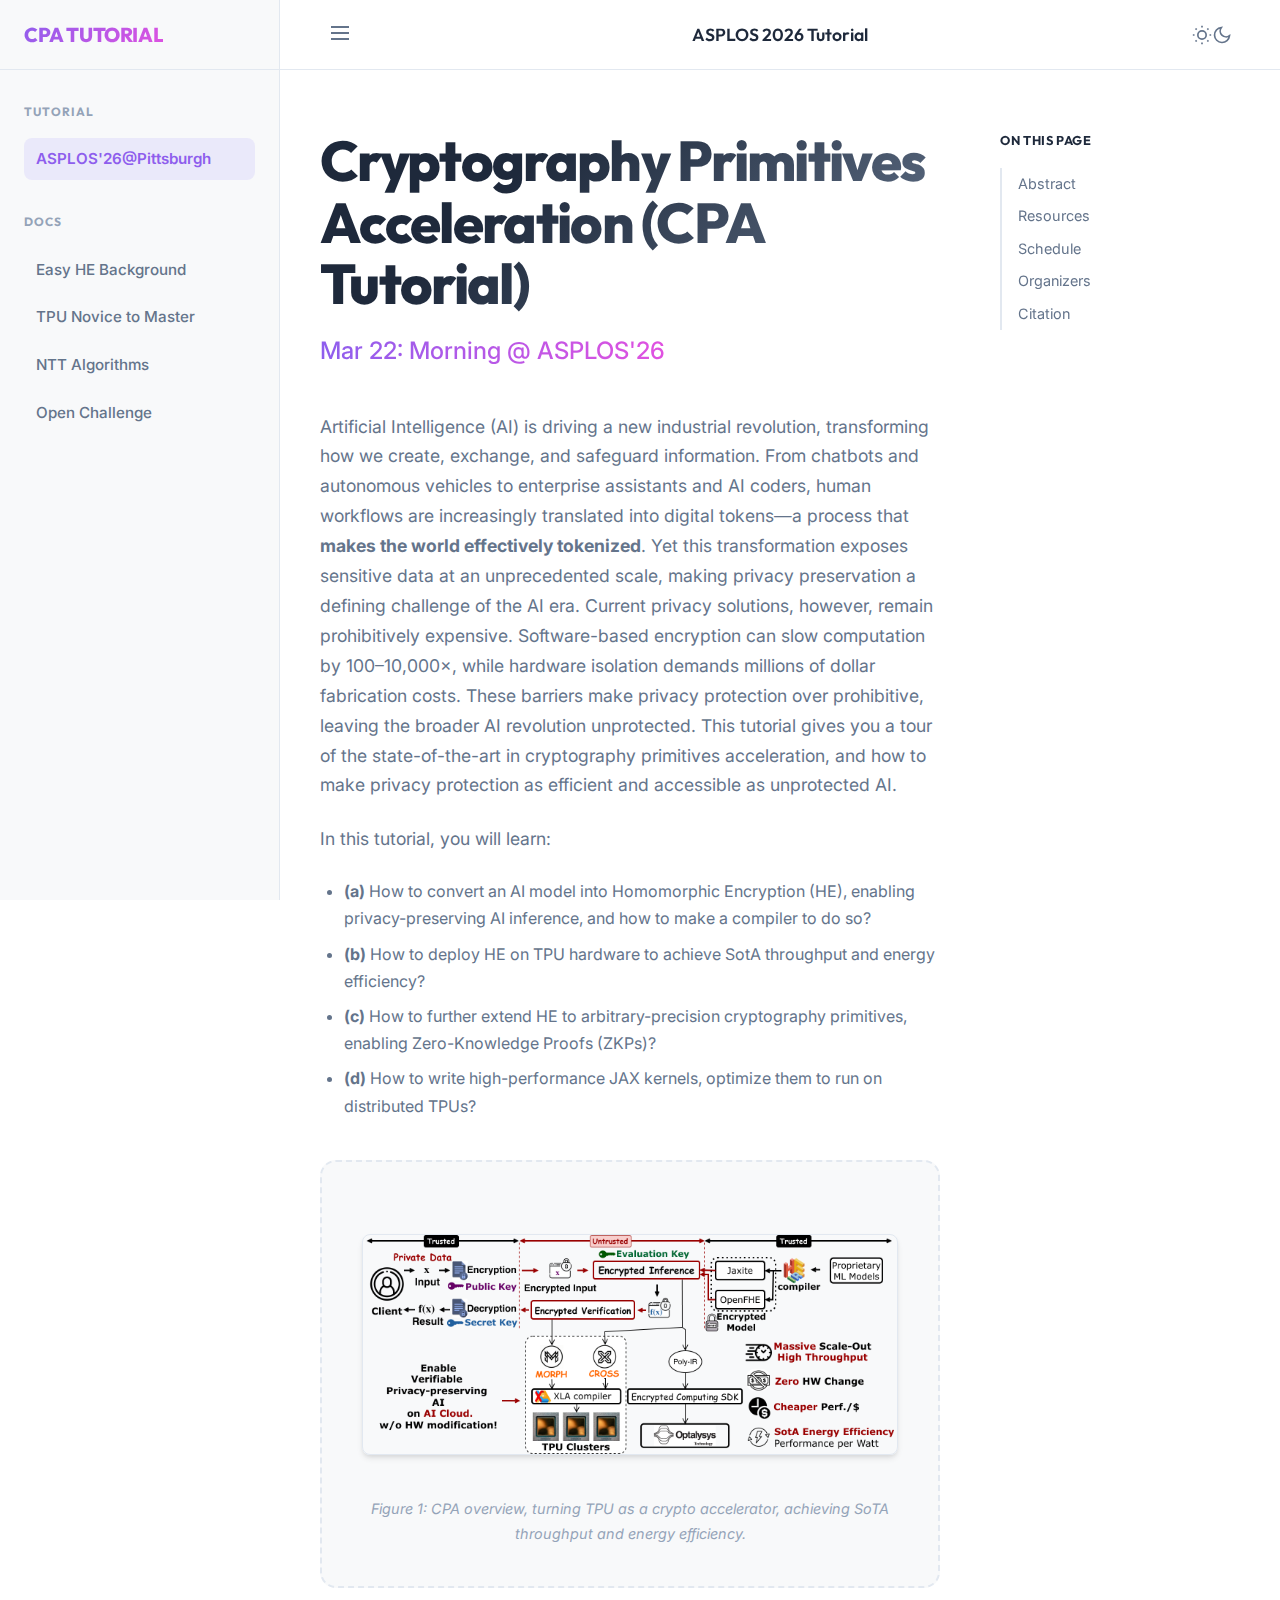
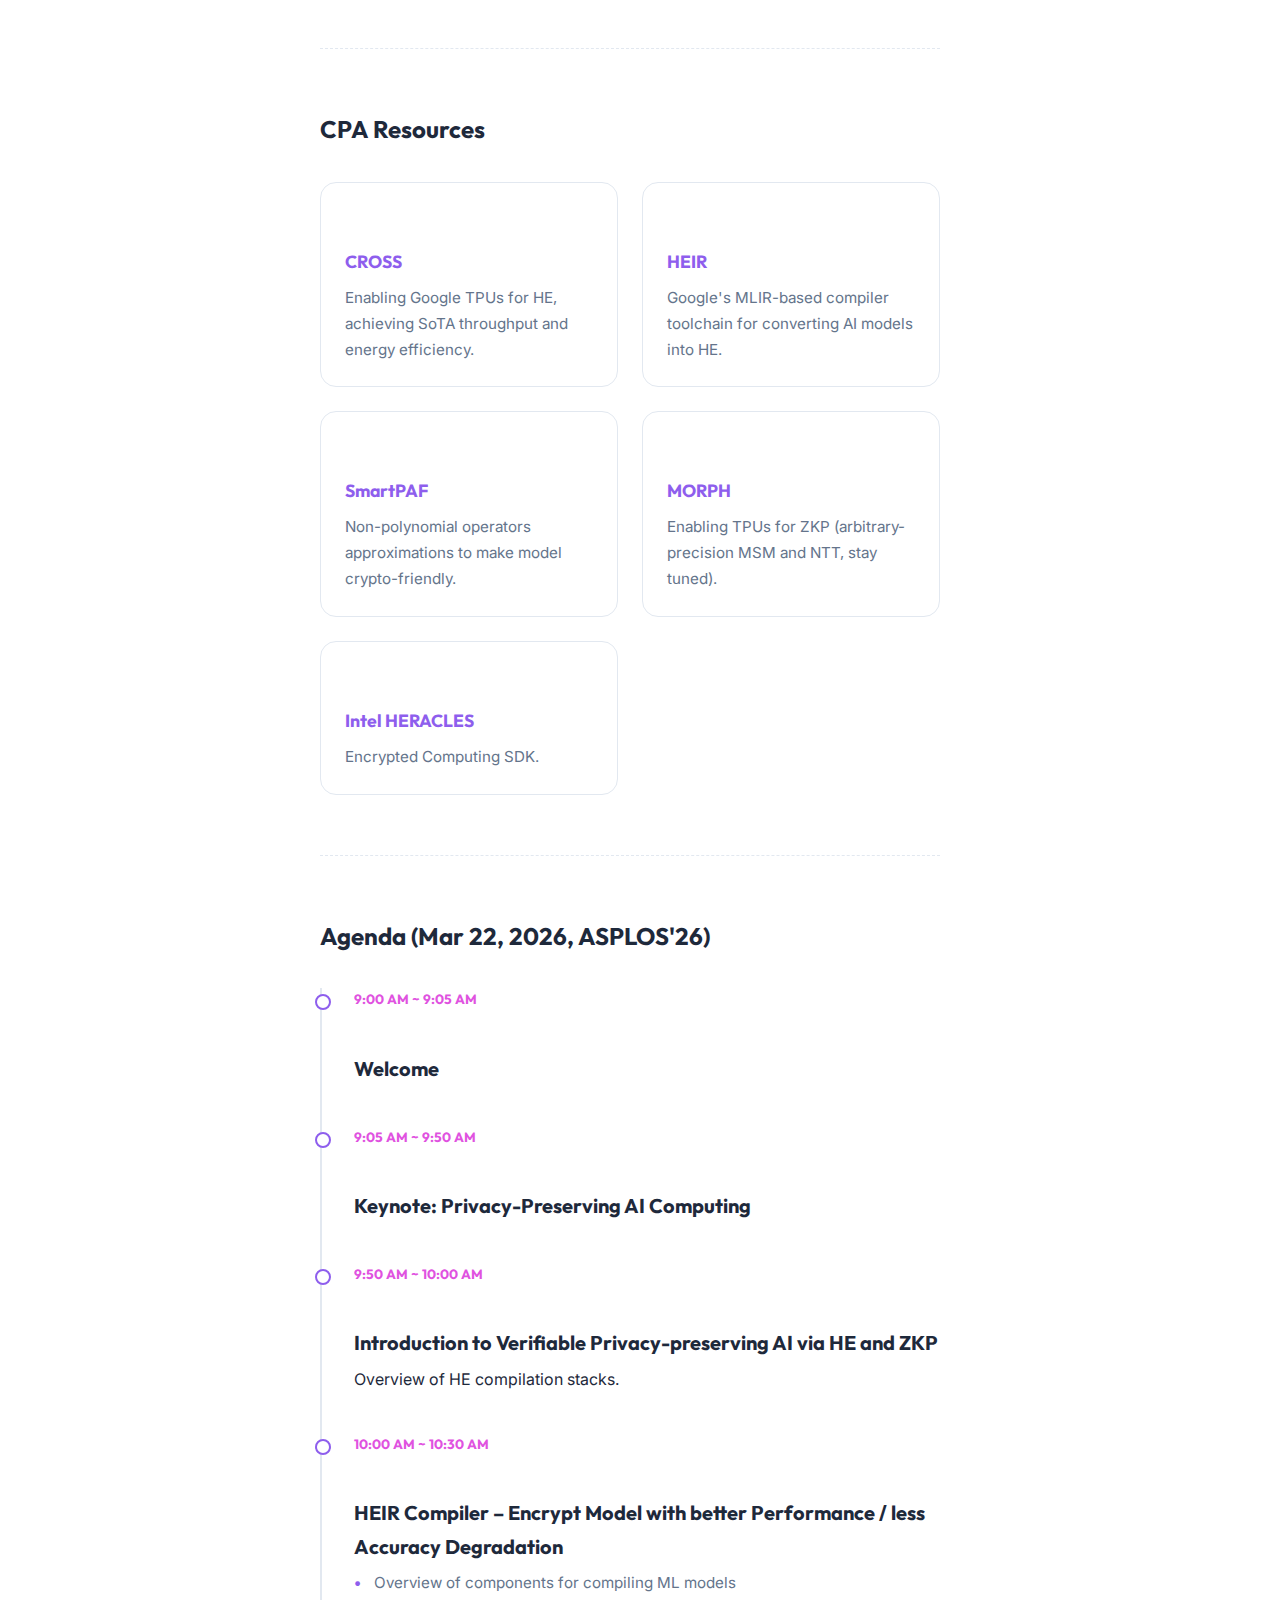
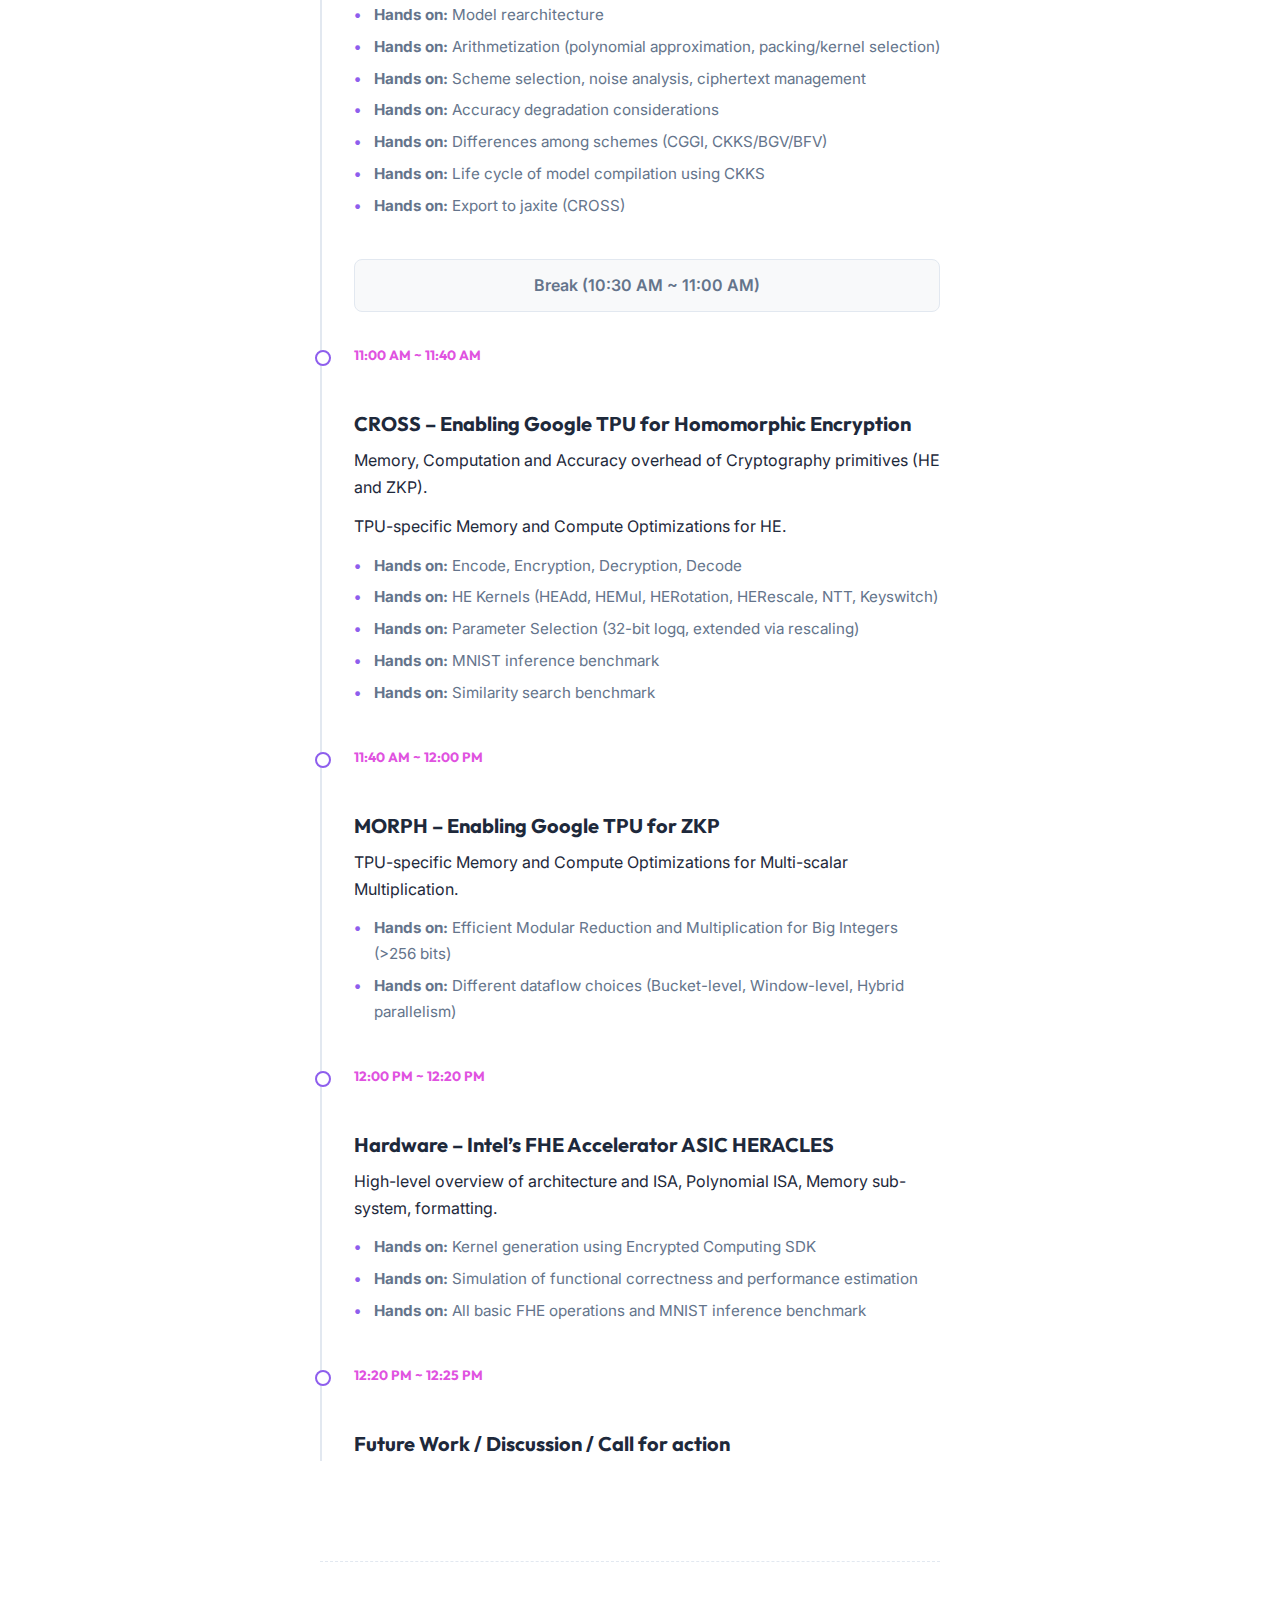
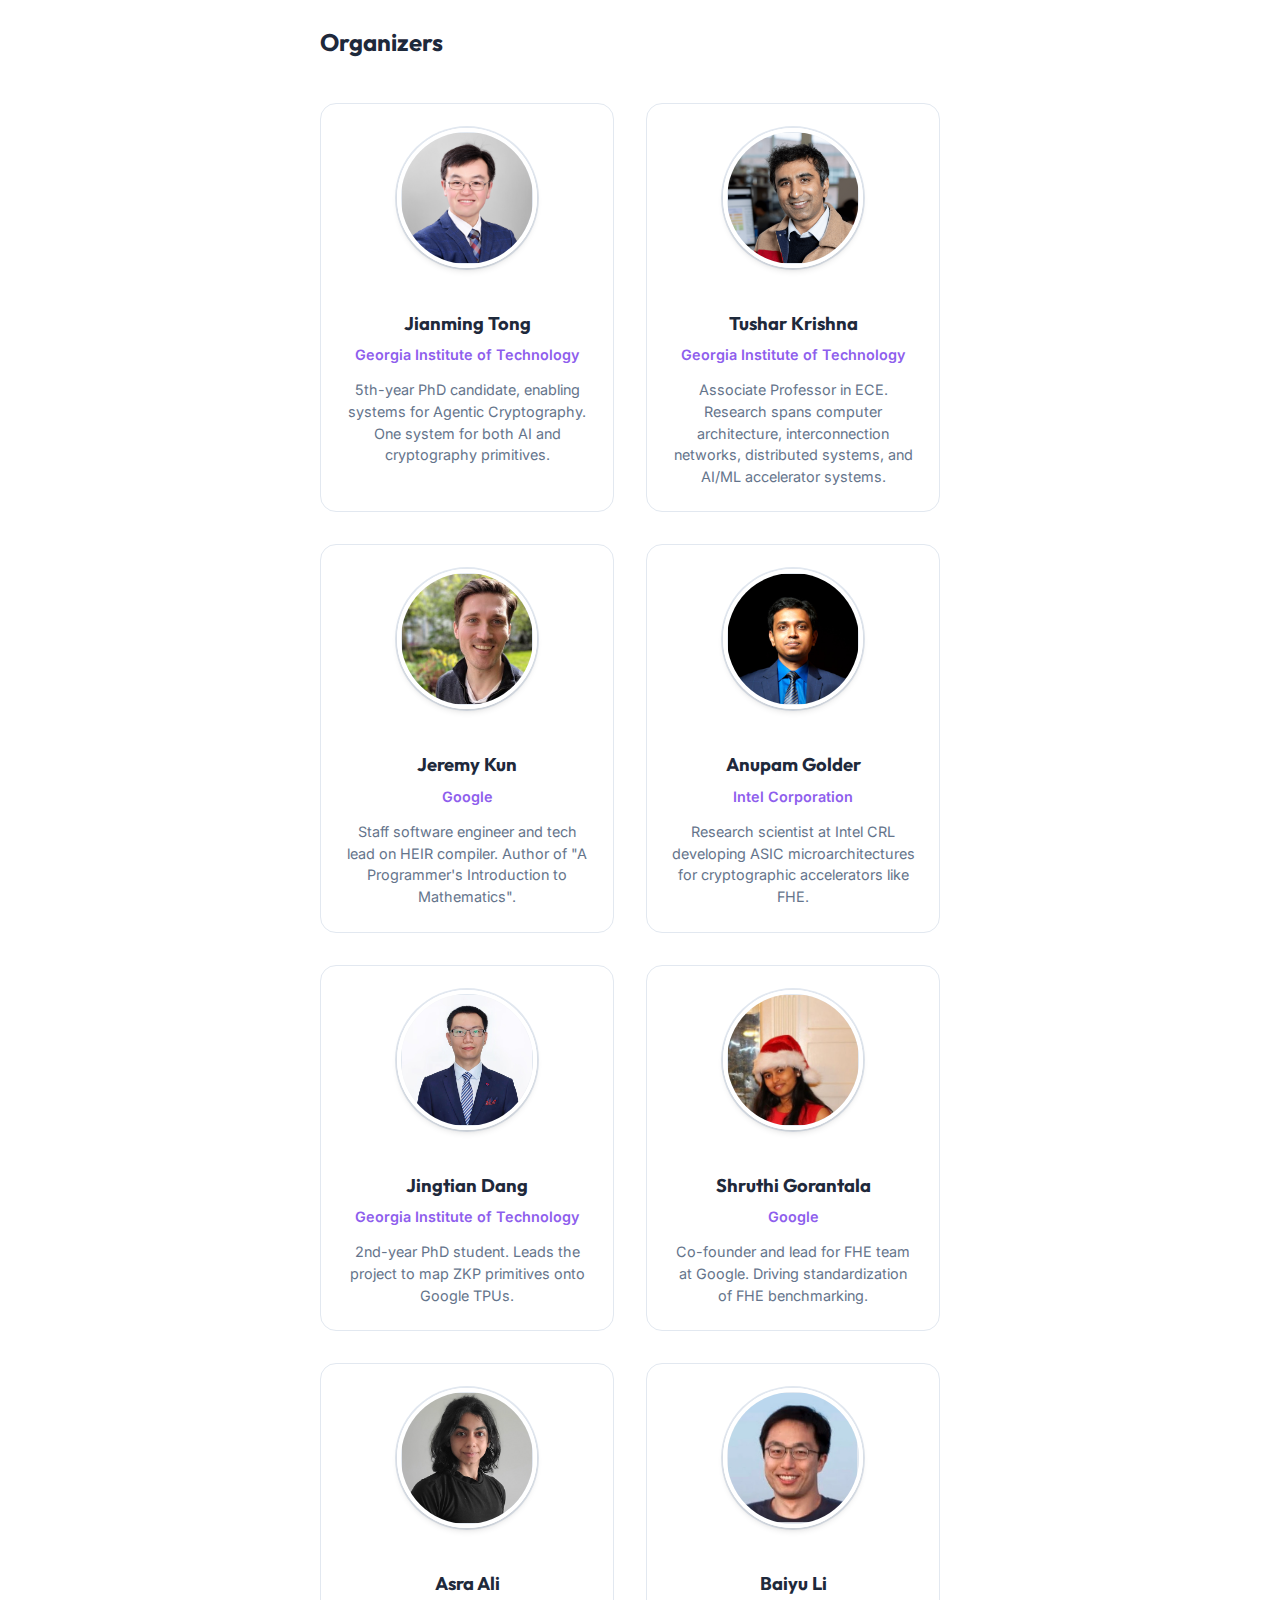
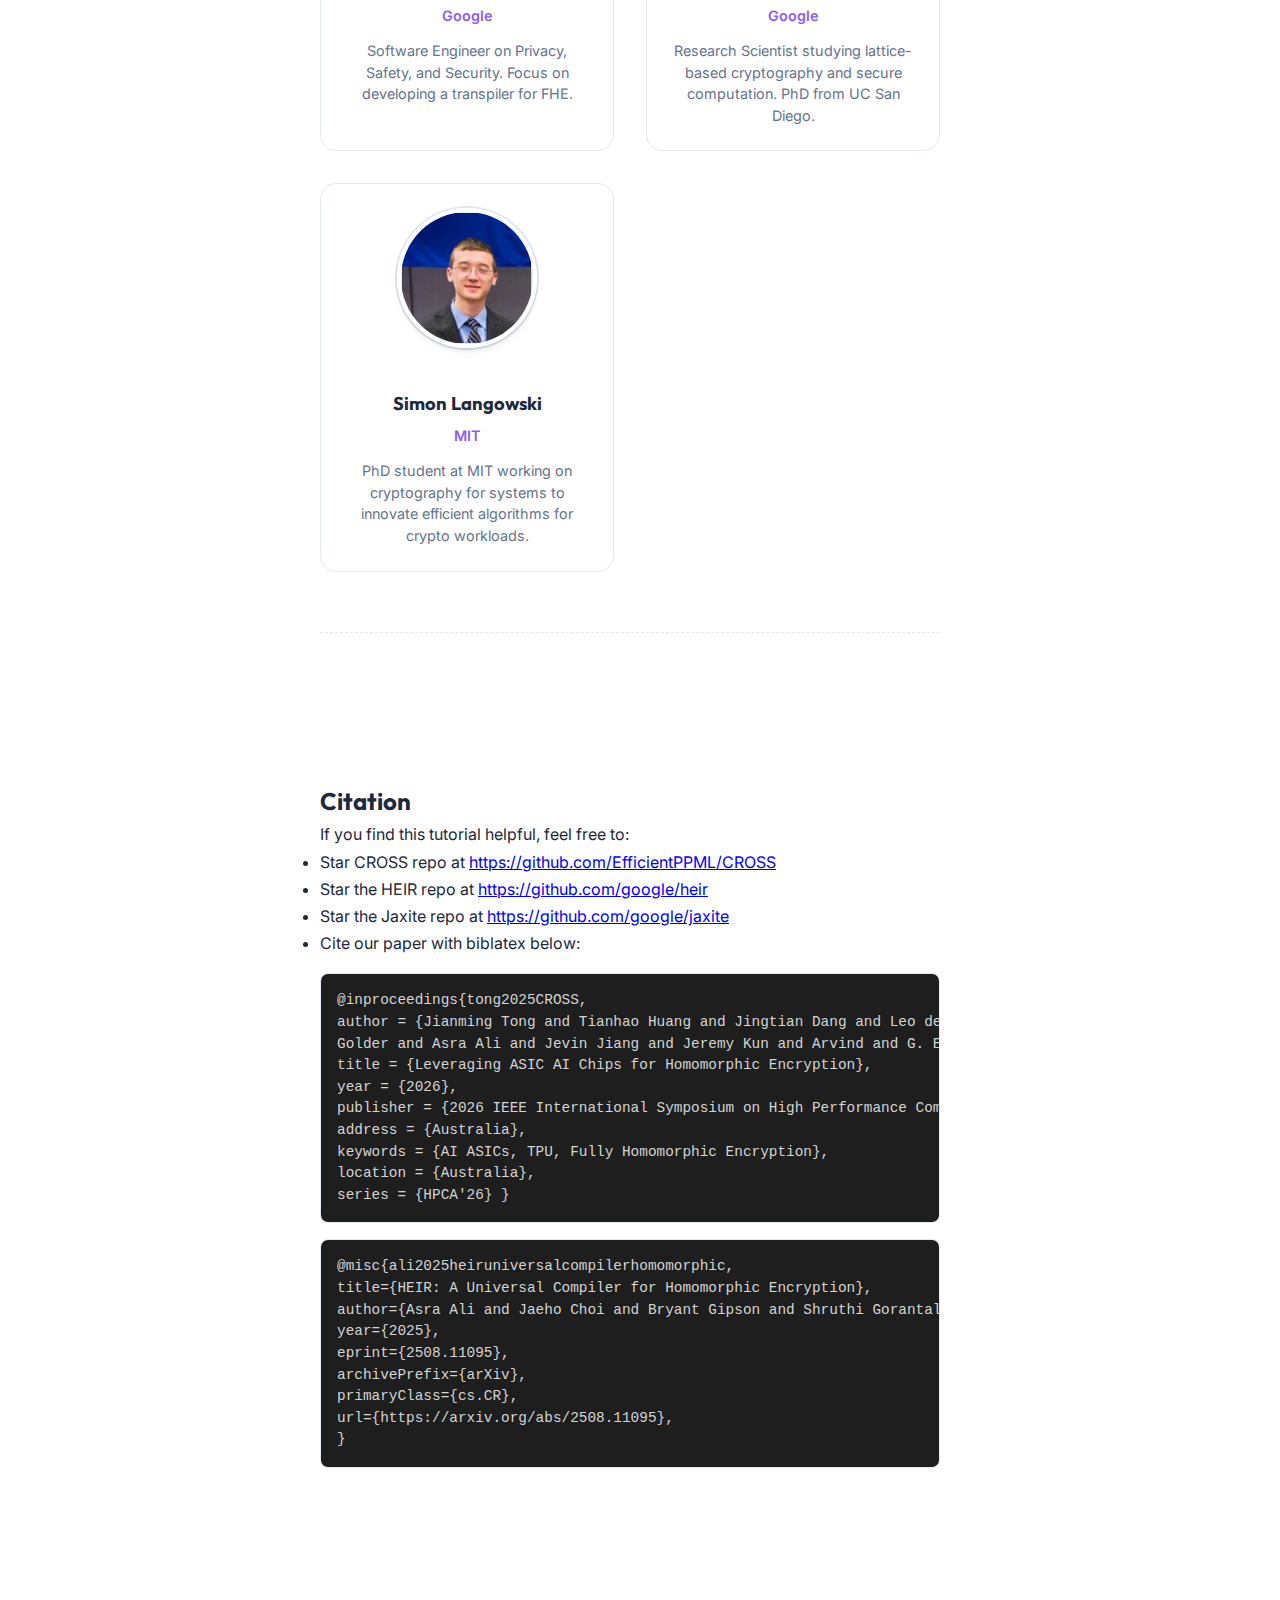
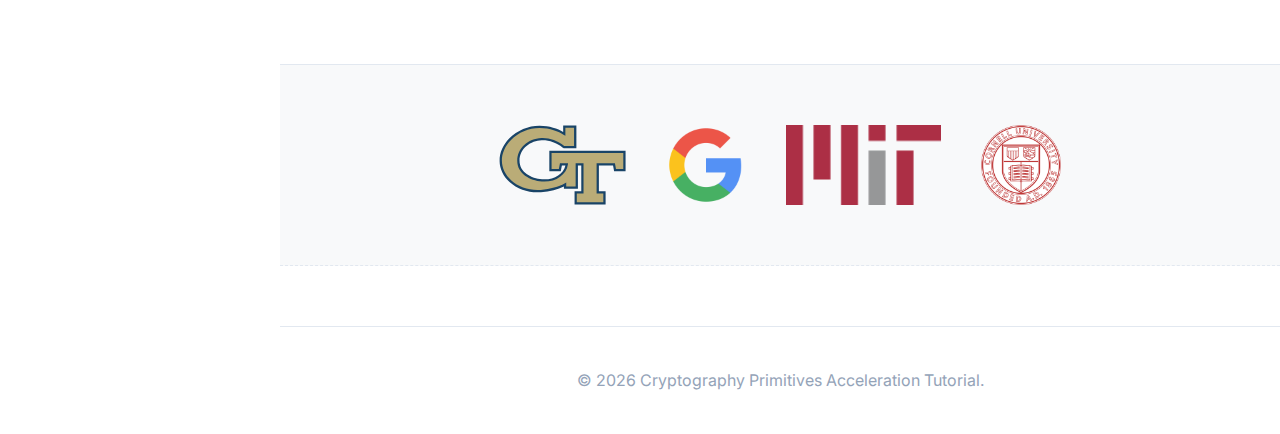
<file: index.html>
<!DOCTYPE html>
<html lang="en" data-theme="dark">

<head>
  <meta charset="UTF-8">
  <meta name="viewport" content="width=device-width, initial-scale=1.0">
  <title>Cryptography Primitives Acceleration (CPA) Tutorial</title>
  <meta name="description" content="ASPLOS Tutorial on Cryptography Primitives Acceleration (CPA).">

  <!-- Google Fonts: Inter & Outfit for a more modern look -->
  <link rel="preconnect" href="https://fonts.googleapis.com">
  <link rel="preconnect" href="https://fonts.gstatic.com" crossorigin>
  <link
    href="https://fonts.googleapis.com/css2?family=Inter:wght@300;400;500;600;700&family=Outfit:wght@400;500;700;800&display=swap"
    rel="stylesheet">

  <link rel="stylesheet" href="styles.css">
</head>

<body>
  <div class="app-layout">
    <!-- Sidebar Navigation -->
    <aside class="sidebar">
      <div class="sidebar-header">
        <div class="logo">CPA TUTORIAL</div>
        <button id="mobile-close-btn" class="icon-btn" aria-label="Close Menu">
          <svg width="24" height="24" viewBox="0 0 24 24" fill="none" stroke="currentColor" stroke-width="2">
            <path d="M18 6L6 18M6 6l12 12" />
          </svg>
        </button>
      </div>

      <nav class="sidebar-nav">
        <!-- New Sections -->
        <div class="nav-section">
          <h3 class="nav-title">tutorial</h3>
          <ul class="nav-links">
            <li><a href="index.html" class="active">ASPLOS'26@Pittsburgh</a></li>
          </ul>
        </div>

        <div class="nav-section">
          <h3 class="nav-title">docs</h3>
          <ul class="nav-links">
            <li><a href="beginner.html">Easy HE Background</a></li>
            <li><a href="tpu.html">TPU Novice to Master</a></li>
            <li><a href="ntt.html">NTT Algorithms</a></li>
            <li><a href="open_challenge.html">Open Challenge</a></li>
          </ul>
        </div>

      </nav>
    </aside>

    <!-- Main Content Area -->
    <main class="main-content">
      <header class="top-bar">
        <button id="mobile-menu-btn" class="icon-btn" aria-label="Open Menu">
          <svg width="24" height="24" viewBox="0 0 24 24" fill="none" stroke="currentColor" stroke-width="2">
            <path d="M3 12h18M3 6h18M3 18h18" />
          </svg>
        </button>

        <div class="header-title">ASPLOS 2026 Tutorial</div>

        <div class="top-actions">
          <button id="theme-toggle" class="icon-btn" aria-label="Toggle Theme">
            <!-- Sun Icon -->
            <svg class="sun-icon" width="20" height="20" viewBox="0 0 24 24" fill="none" stroke="currentColor"
              stroke-width="2">
              <circle cx="12" cy="12" r="5" />
              <path
                d="M12 1v2M12 21v2M4.22 4.22l1.42 1.42M18.36 18.36l1.42 1.42M1 12h2M21 12h2M4.22 19.78l1.42-1.42M18.36 5.64l1.42-1.42" />
            </svg>
            <!-- Moon Icon -->
            <svg class="moon-icon" width="20" height="20" viewBox="0 0 24 24" fill="none" stroke="currentColor"
              stroke-width="2">
              <path d="M21 12.79A9 9 0 1 1 11.21 3 7 7 0 0 0 21 12.79z" />
            </svg>
          </button>
        </div>
      </header>

      <div class="content-wrapper">
        <article class="doc-content">

          <!-- Hero / Abstract Section -->
          <section id="abstract" class="hero-section">
            <h1>Cryptography Primitives Acceleration (CPA Tutorial)</h1>
            <p class="subtitle"><span class="gradient-text">Mar 22: Morning @ ASPLOS'26</span></p>

            <div class="text-block">
              <p>Artificial Intelligence (AI) is driving a new industrial revolution, transforming how we create,
                exchange, and safeguard information. From chatbots and autonomous vehicles to enterprise assistants and
                AI coders, human workflows are increasingly translated into digital tokens—a process that <strong>makes
                  the world effectively tokenized</strong>. Yet this transformation exposes sensitive data at an
                unprecedented scale, making privacy preservation a defining challenge of the AI era. Current privacy
                solutions, however, remain prohibitively expensive. Software-based encryption can slow computation by
                100–10,000×, while hardware isolation demands millions of dollar fabrication costs. These barriers make
                privacy protection over prohibitive, leaving the broader AI revolution unprotected. This tutorial gives
                you a tour of the state-of-the-art in cryptography primitives acceleration, and how to make privacy
                protection as efficient and accessible as unprotected AI. </p>

              <p>In this tutorial, you will learn:</p>
              <ul>
                <li><strong>(a)</strong> How to convert an AI model into Homomorphic Encryption (HE), enabling
                  privacy-preserving AI inference, and how to make a compiler to do so?</li>
                <li><strong>(b)</strong> How to deploy HE on TPU hardware to achieve SotA throughput and energy
                  efficiency?</li>
                <li><strong>(c)</strong> How to further extend HE to arbitrary-precision cryptography primitives,
                  enabling Zero-Knowledge Proofs (ZKPs)?</li>
                <li><strong>(d)</strong> How to write high-performance JAX kernels, optimize them to run on distributed
                  TPUs?</li>
              </ul>
            </div>
            <!-- Overarching figure placeholder -->
            <div class="figure-placeholder">
              <img src="fig/cpa_overview.png" alt="Overarching Figure of the Repository" class="repo-figure">
              <p class="caption">Figure 1: CPA overview, turning TPU as a crypto accelerator, achieving SoTA
                throughput and energy efficiency.</p>
            </div>
          </section>

          <!-- Resources Section -->
          <section id="resources">
            <h2>CPA Resources</h2>
            <div class="resources-grid">
              <a href="https://github.com/EfficientPPML/CROSS" target="_blank" class="resource-card">
                <h3>CROSS</h3>
                <p>Enabling Google TPUs for HE, achieving SoTA throughput and energy efficiency.</p>
              </a>
              <a href="https://github.com/google/heir" target="_blank" class="resource-card">
                <h3>HEIR</h3>
                <p>Google's MLIR-based compiler toolchain for converting AI models into HE.</p>
              </a>
              <a href="https://github.com/EfficientPPML/SmartPAF" target="_blank" class="resource-card">
                <h3>SmartPAF</h3>
                <p>Non-polynomial operators approximations to make model crypto-friendly.</p>
              </a>
              <a href="https://github.com/EfficientPPML/PROVE" target="_blank" class="resource-card">
                <h3>MORPH</h3>
                <p>Enabling TPUs for ZKP (arbitrary-precision MSM and NTT, stay tuned).</p>
              </a>
              <a href="https://github.com/IntelLabs/encrypted-computing-sdk" target="_blank" class="resource-card">
                <h3>Intel HERACLES</h3>
                <p>Encrypted Computing SDK.</p>
              </a>
            </div>
          </section>

          <!-- Schedule Section -->
          <section id="schedule">
            <h2>Agenda (Mar 22, 2026, ASPLOS'26)</h2>
            <div class="timeline">
              <div class="timeline-item">
                <div class="time">9:00 AM ~ 9:05 AM</div>
                <div class="content">
                  <h3>Welcome</h3>
                </div>
              </div>
              <div class="timeline-item">
                <div class="time">9:05 AM ~ 9:50 AM</div>
                <div class="content">
                  <h3>Keynote: Privacy-Preserving AI Computing</h3>
                </div>
              </div>
              <div class="timeline-item">
                <div class="time">9:50 AM ~ 10:00 AM</div>
                <div class="content">
                  <h3>Introduction to Verifiable Privacy-preserving AI via HE and ZKP</h3>
                  <p>Overview of HE compilation stacks.</p>
                </div>
              </div>
              <div class="timeline-item">
                <div class="time">10:00 AM ~ 10:30 AM</div>
                <div class="content">
                  <h3>HEIR Compiler – Encrypt Model with better Performance / less Accuracy Degradation</h3>
                  <ul>
                    <li>Overview of components for compiling ML models</li>
                    <li><strong>Hands on:</strong> Model rearchitecture</li>
                    <li><strong>Hands on:</strong> Arithmetization (polynomial approximation, packing/kernel selection)
                    </li>
                    <li><strong>Hands on:</strong> Scheme selection, noise analysis, ciphertext management</li>
                    <li><strong>Hands on:</strong> Accuracy degradation considerations</li>
                    <li><strong>Hands on:</strong> Differences among schemes (CGGI, CKKS/BGV/BFV)</li>
                    <li><strong>Hands on:</strong> Life cycle of model compilation using CKKS</li>
                    <li><strong>Hands on:</strong> Export to jaxite (CROSS)</li>
                  </ul>
                </div>
              </div>
              <div class="timeline-break">
                <span>Break (10:30 AM ~ 11:00 AM)</span>
              </div>
              <div class="timeline-item">
                <div class="time">11:00 AM ~ 11:40 AM</div>
                <div class="content">
                  <h3>CROSS – Enabling Google TPU for Homomorphic Encryption</h3>
                  <p>Memory, Computation and Accuracy overhead of Cryptography primitives (HE and ZKP).</p>
                  <p>TPU-specific Memory and Compute Optimizations for HE.</p>
                  <ul>
                    <li><strong>Hands on:</strong> Encode, Encryption, Decryption, Decode</li>
                    <li><strong>Hands on:</strong> HE Kernels (HEAdd, HEMul, HERotation, HERescale, NTT, Keyswitch)</li>
                    <li><strong>Hands on:</strong> Parameter Selection (32-bit logq, extended via rescaling)</li>
                    <li><strong>Hands on:</strong> MNIST inference benchmark</li>
                    <li><strong>Hands on:</strong> Similarity search benchmark</li>
                  </ul>
                </div>
              </div>
              <div class="timeline-item">
                <div class="time">11:40 AM ~ 12:00 PM</div>
                <div class="content">
                  <h3>MORPH – Enabling Google TPU for ZKP</h3>
                  <p>TPU-specific Memory and Compute Optimizations for Multi-scalar Multiplication.</p>
                  <ul>
                    <li><strong>Hands on:</strong> Efficient Modular Reduction and Multiplication for Big Integers (>256
                      bits)</li>
                    <li><strong>Hands on:</strong> Different dataflow choices (Bucket-level, Window-level, Hybrid
                      parallelism)</li>
                  </ul>
                </div>
              </div>
              <div class="timeline-item">
                <div class="time">12:00 PM ~ 12:20 PM</div>
                <div class="content">
                  <h3>Hardware – Intel’s FHE Accelerator ASIC HERACLES</h3>
                  <p>High-level overview of architecture and ISA, Polynomial ISA, Memory sub-system, formatting.</p>
                  <ul>
                    <li><strong>Hands on:</strong> Kernel generation using Encrypted Computing SDK</li>
                    <li><strong>Hands on:</strong> Simulation of functional correctness and performance estimation</li>
                    <li><strong>Hands on:</strong> All basic FHE operations and MNIST inference benchmark</li>
                  </ul>
                </div>
              </div>
              <div class="timeline-item">
                <div class="time">12:20 PM ~ 12:25 PM</div>
                <div class="content">
                  <h3>Future Work / Discussion / Call for action</h3>
                </div>
              </div>
            </div>
          </section>

          <!-- Organizers Section -->
          <section id="organizers">
            <h2>Organizers</h2>
            <div class="organizers-grid">
              <!-- Jianming Tong -->
              <a href="https://jianmingtong.github.io/" target="_blank" class="organizer-card">
                <div class="photo-placeholder">
                  <img src="fig/jianming_sm.png" alt="Jianming Tong">
                </div>
                <h3>Jianming Tong</h3>
                <p class="affiliation">Georgia Institute of Technology</p>
                <p class="bio">5th-year PhD candidate, enabling systems for Agentic Cryptography.
                  One system for both AI and cryptography primitives.</p>
              </a>

              <!-- Tushar Krishna -->
              <a href="https://tusharkrishna.ece.gatech.edu/" target="_blank" class="organizer-card">
                <div class="photo-placeholder"><img src="fig/tushar.png" alt="Tushar Krishna"></div>
                <h3>Tushar Krishna</h3>
                <p class="affiliation">Georgia Institute of Technology</p>
                <p class="bio">Associate Professor in ECE. Research spans computer architecture, interconnection
                  networks, distributed systems, and AI/ML accelerator systems.</p>
              </a>

              <!-- Jeremy Kun -->
              <a href="https://www.jeremykun.com/" target="_blank" class="organizer-card">
                <div class="photo-placeholder"><img src="fig/jeremy.jpg" alt="Jeremy Kun"></div>
                <h3>Jeremy Kun</h3>
                <p class="affiliation">Google</p>
                <p class="bio">Staff software engineer and tech lead on HEIR compiler. Author of "A Programmer's
                  Introduction to Mathematics".</p>
              </a>

              <!-- Anupam Golder -->
              <a href="https://sites.google.com/site/anupamgolder09/" target="_blank" class="organizer-card">
                <div class="photo-placeholder"><img src="fig/anupam.jpeg" alt="Anupam Golder"></div>
                <h3>Anupam Golder</h3>
                <p class="affiliation">Intel Corporation</p>
                <p class="bio">Research scientist at Intel CRL developing ASIC microarchitectures for cryptographic
                  accelerators like FHE.</p>
              </a>

              <!-- Jingtian Dang -->
              <a href="https://scholar.google.com/citations?user=e5yfa28AAAAJ&hl=en" target="_blank"
                class="organizer-card">
                <div class="photo-placeholder"><img src="fig/jingtian.jpeg" alt="Jingtian Dang"></div>
                <h3>Jingtian Dang</h3>
                <p class="affiliation">Georgia Institute of Technology</p>
                <p class="bio">2nd-year PhD student. Leads the project to map ZKP primitives onto
                  Google TPUs.</p>
              </a>

              <!-- Shruthi Gorantala -->
              <a href="https://www.linkedin.com/in/shruthigorantala/" target="_blank" class="organizer-card">
                <div class="photo-placeholder"><img src="fig/shruthi.jpeg" alt="Shruthi Gorantala"></div>
                <h3>Shruthi Gorantala</h3>
                <p class="affiliation">Google</p>
                <p class="bio">Co-founder and lead for FHE team at Google. Driving standardization of FHE benchmarking.
                </p>
              </a>

              <!-- Asra Ali -->
              <a href="https://x.com/AsraEntr0py" target="_blank" class="organizer-card">
                <div class="photo-placeholder"><img src="fig/asra.jpg" alt="Asra Ali"></div>
                <h3>Asra Ali</h3>
                <p class="affiliation">Google</p>
                <p class="bio">Software Engineer on Privacy, Safety, and Security. Focus on developing a transpiler for
                  FHE.</p>
              </a>

              <!-- Baiyu Li -->
              <a href="https://baiyuli.net/" target="_blank" class="organizer-card">
                <div class="photo-placeholder"><img src="fig/baiyu.png" alt="Baiyu Li"></div>
                <h3>Baiyu Li</h3>
                <p class="affiliation">Google</p>
                <p class="bio">Research Scientist studying lattice-based cryptography and secure computation. PhD from
                  UC San Diego.</p>
              </a>

              <!-- Simon Langowski -->
              <a href="https://www.linkedin.com/in/simon-langowski/" target="_blank" class="organizer-card">
                <div class="photo-placeholder"><img src="fig/simon.png" alt="Simon Langowski"></div>
                <h3>Simon Langowski</h3>
                <p class="affiliation">MIT</p>
                <p class="bio">PhD student at MIT working on cryptography for systems to innovate efficient algorithms
                  for crypto workloads.</p>
              </a>

            </div>
          </section>

          <!-- Citation Section -->
          <section id="citation" class="citation-section">
            <h2>Citation</h2>
            <p>If you find this tutorial helpful, feel free to:</p>
            <ul>
              <li>Star CROSS repo at <a
                  href="https://github.com/EfficientPPML/CROSS">https://github.com/EfficientPPML/CROSS</a></li>
              <li>Star the HEIR repo at <a href="https://github.com/google/heir">https://github.com/google/heir</a></li>
              <li>Star the Jaxite repo at <a
                  href="https://github.com/google/jaxite">https://github.com/google/jaxite</a></li>
              <li>Cite our paper with biblatex below:</li>
            </ul>
            <pre><code>@inproceedings{tong2025CROSS,
author = {Jianming Tong and Tianhao Huang and Jingtian Dang and Leo de Castro and Anirudh Itagi and Anupam
Golder and Asra Ali and Jevin Jiang and Jeremy Kun and Arvind and G. Edward Suh and Tushar Krishna},
title = {Leveraging ASIC AI Chips for Homomorphic Encryption},
year = {2026},
publisher = {2026 IEEE International Symposium on High Performance Computer Architecture (HPCA)},
address = {Australia},
keywords = {AI ASICs, TPU, Fully Homomorphic Encryption},
location = {Australia},
series = {HPCA'26} }</code></pre>
            <pre><code>@misc{ali2025heiruniversalcompilerhomomorphic,
title={HEIR: A Universal Compiler for Homomorphic Encryption}, 
author={Asra Ali and Jaeho Choi and Bryant Gipson and Shruthi Gorantala and Jeremy Kun and Wouter Legiest and Lawrence Lim and Alexander Viand and Meron Zerihun Demissie and Hongren Zheng},
year={2025},
eprint={2508.11095},
archivePrefix={arXiv},
primaryClass={cs.CR},
url={https://arxiv.org/abs/2508.11095}, 
}</code></pre>
          </section>


        </article>

        <aside class="on-this-page">
          <h4>On this page</h4>
          <ul>
            <li><a href="#abstract">Abstract</a></li>
            <li><a href="#resources">Resources</a></li>
            <li><a href="#schedule">Schedule</a></li>
            <li><a href="#organizers">Organizers</a></li>
            <li><a href="#citation">Citation</a></li>
          </ul>
        </aside>
      </div>

      <!-- Sponsors Section -->
      <section id="sponsors" class="sponsors-section">
        <div class="sponsors-container">
          <img src="fig/GT.svg" alt="Georgia Tech" class="sponsor-logo">
          <img src="fig/google.png" alt="Google" class="sponsor-logo">
          <img src="fig/MIT.png" alt="MIT" class="sponsor-logo">
          <img src="fig/cornell.png" alt="Cornell University" class="sponsor-logo">
        </div>
      </section>

      <footer class="site-footer">
        <p>&copy; 2026 Cryptography Primitives Acceleration Tutorial.</p>
      </footer>
    </main>
  </div>

  <script src="script.js"></script>
</body>

</html>
</file>
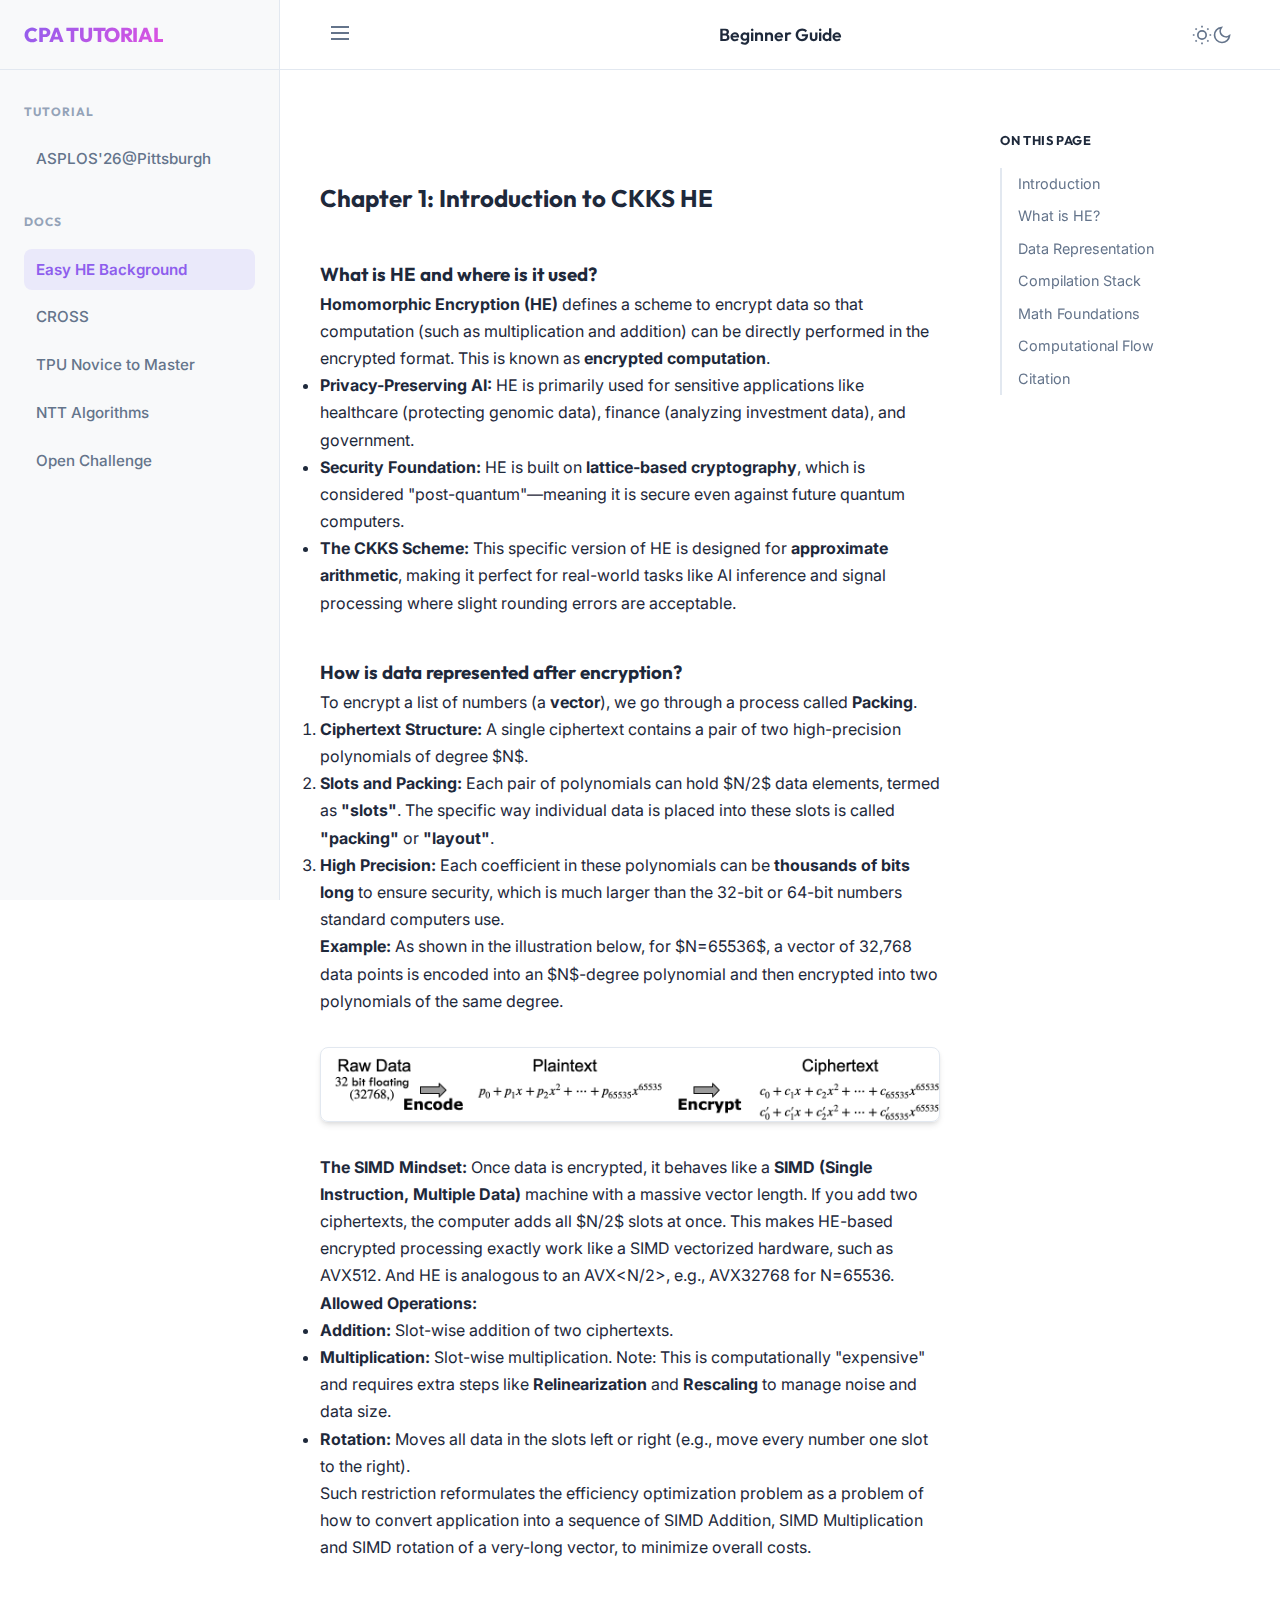
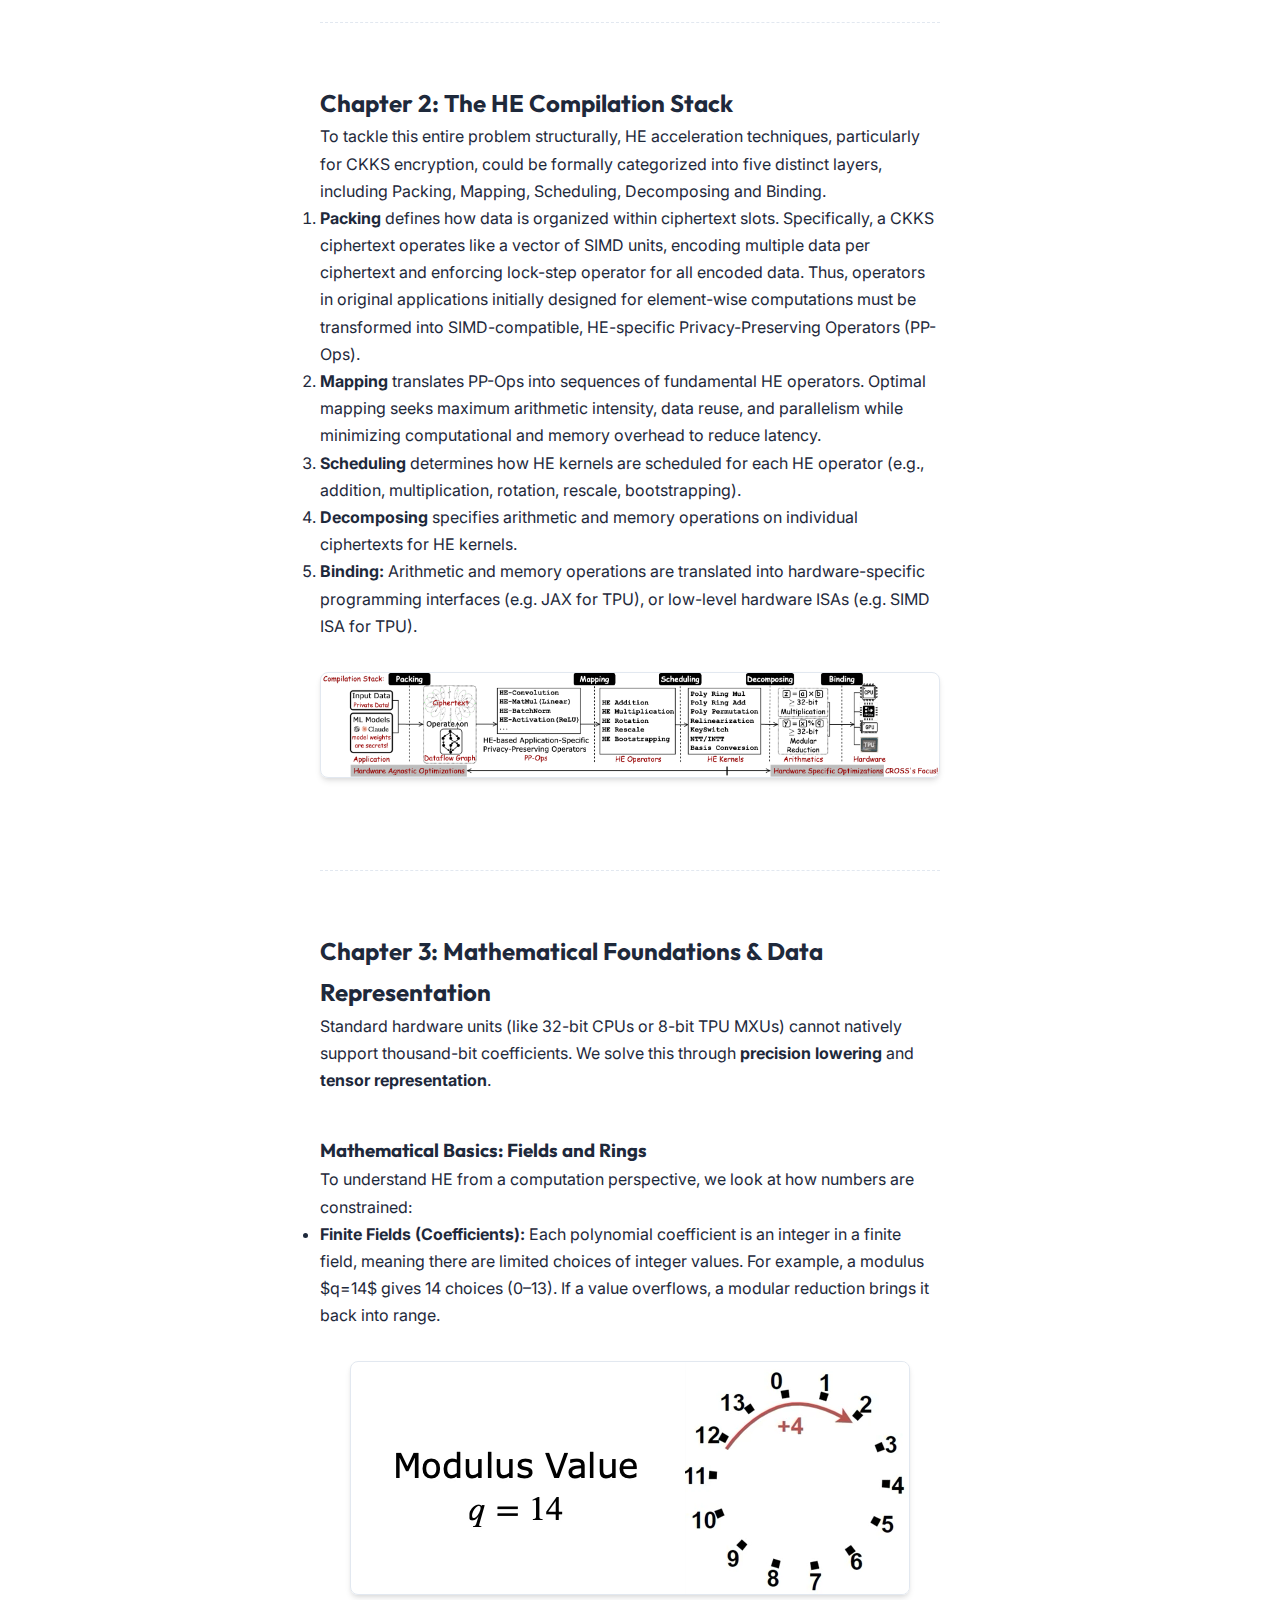
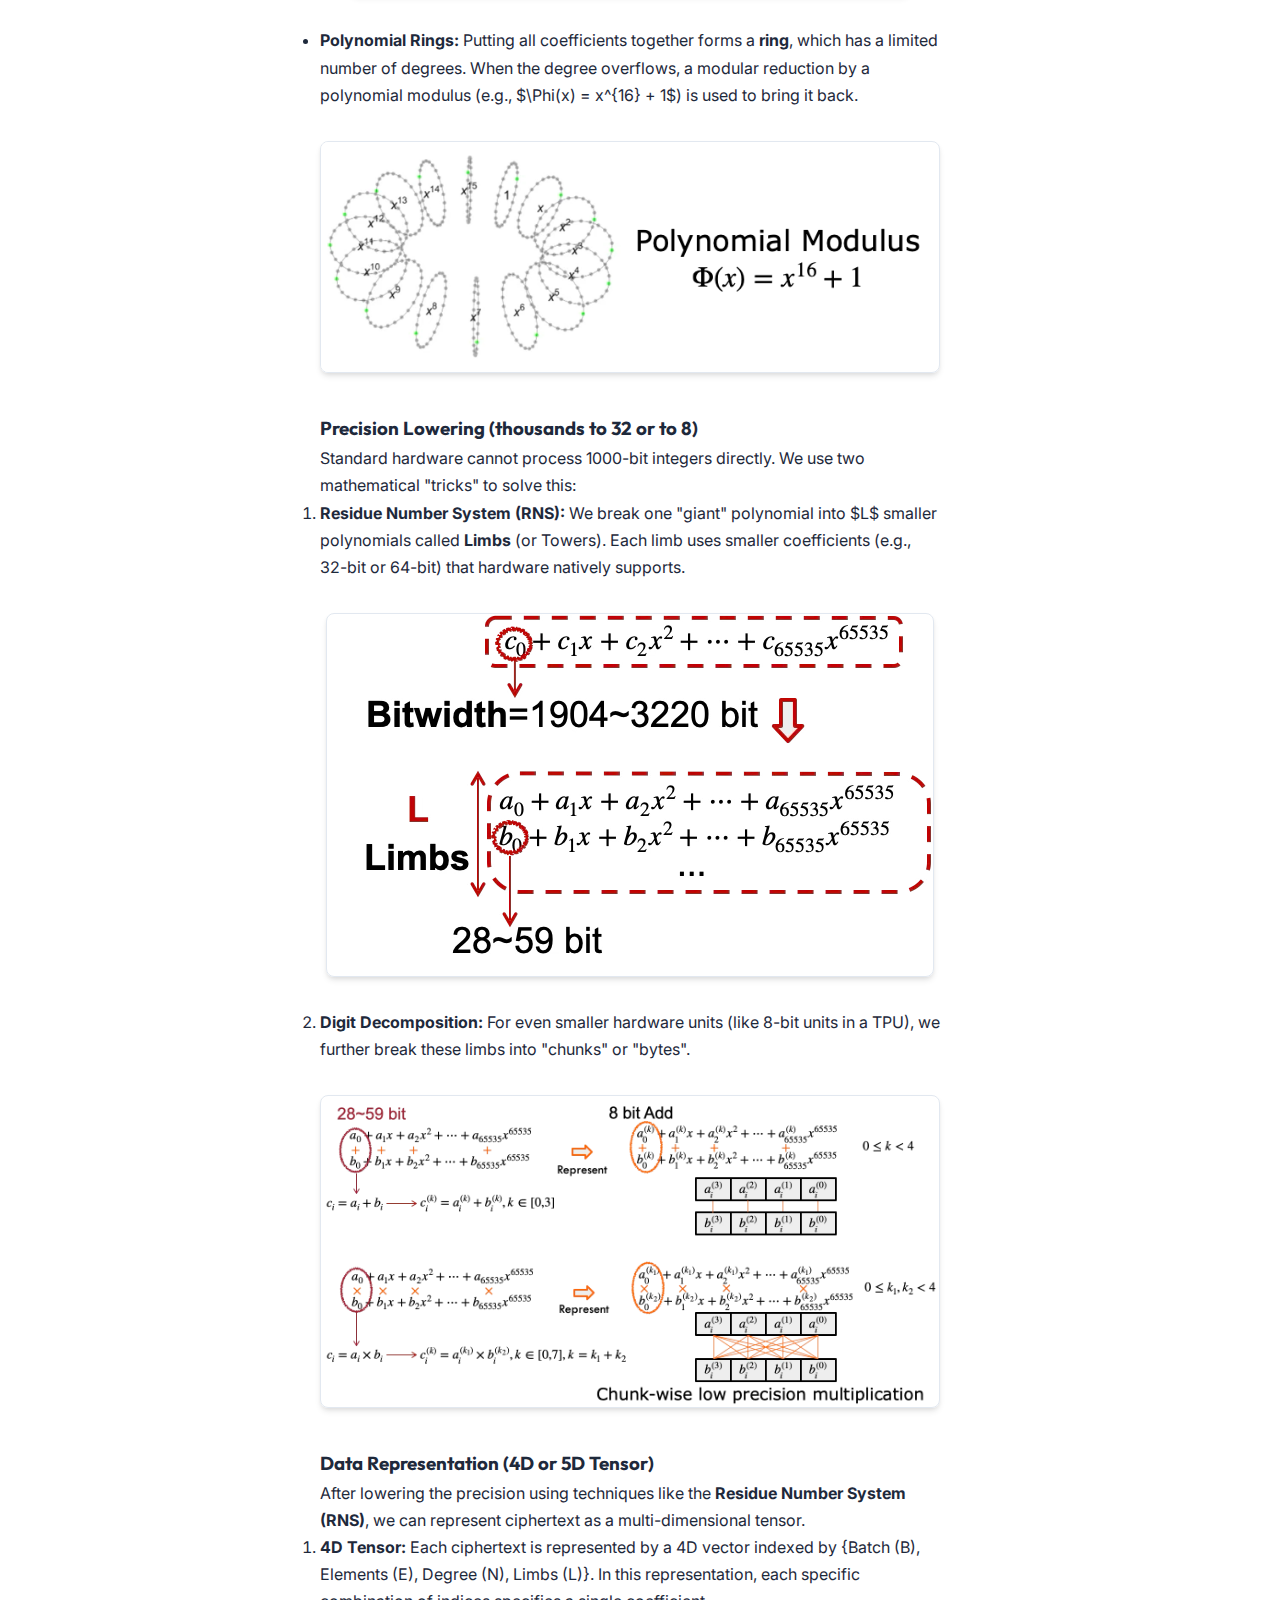
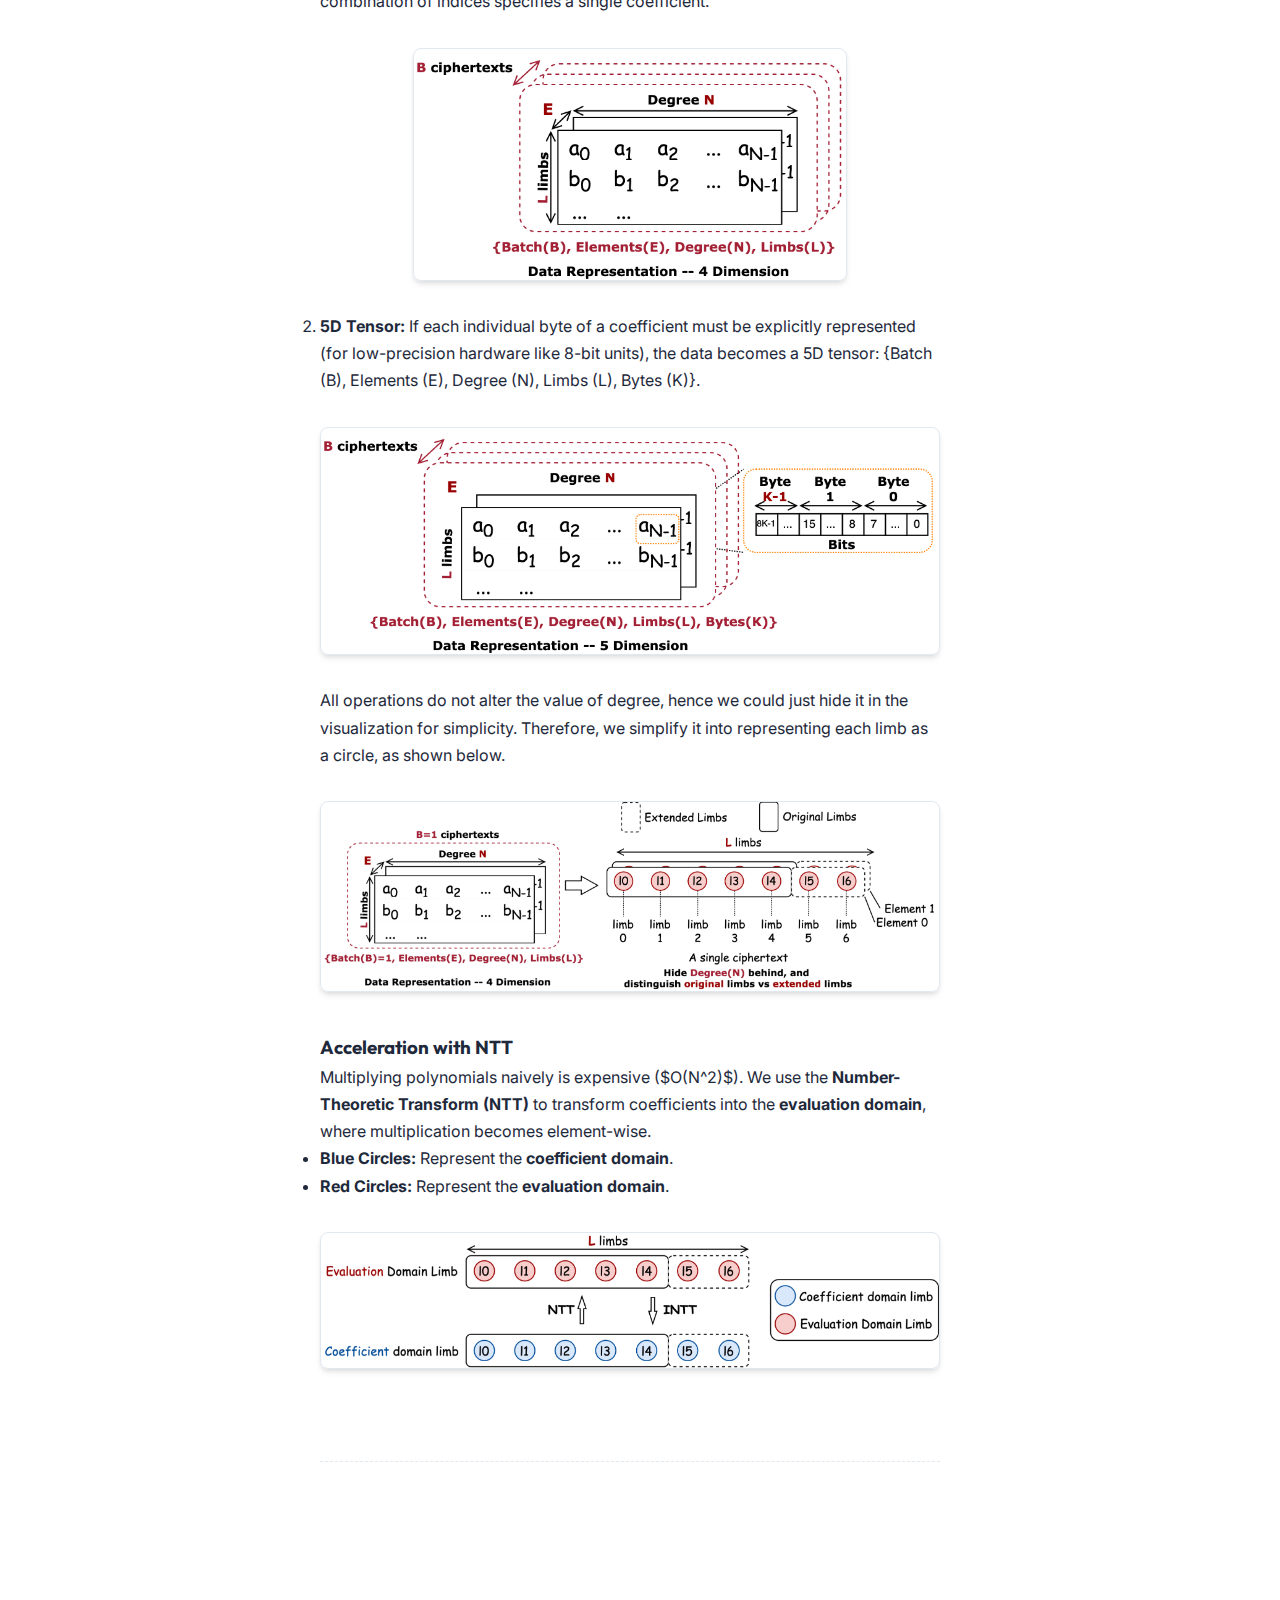
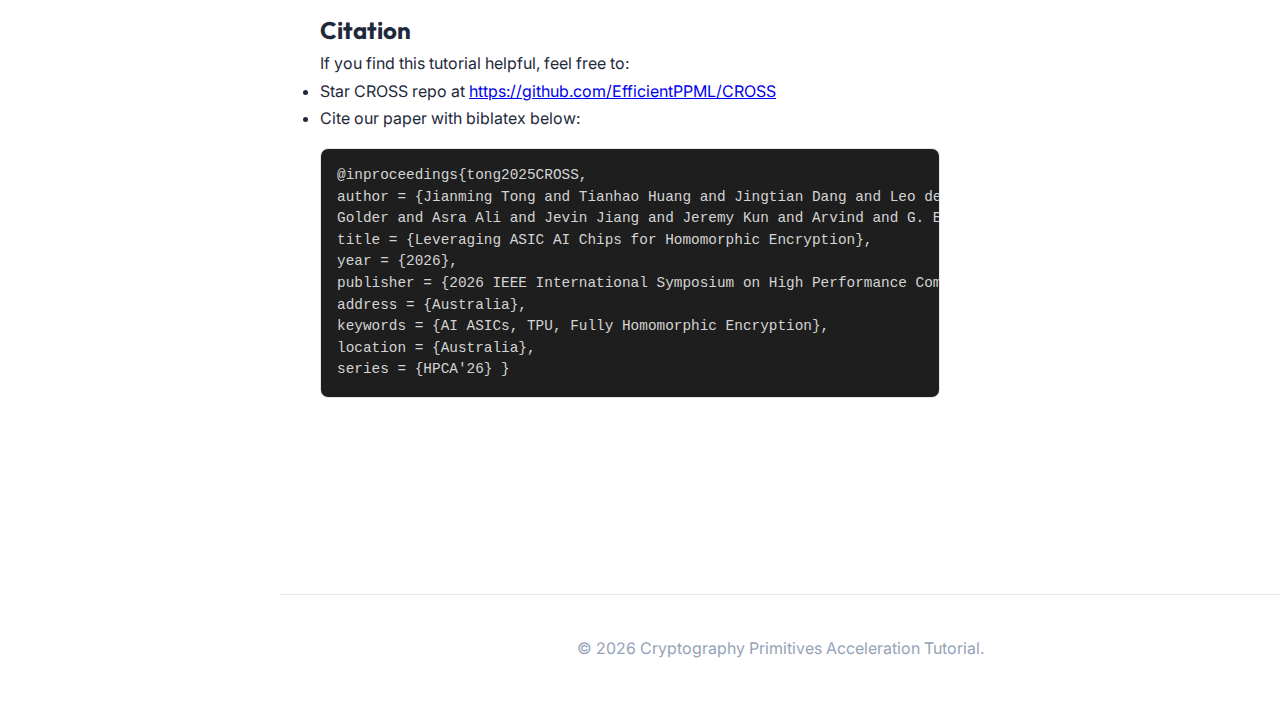
<file: beginner.html>
<!DOCTYPE html>
<html lang="en" data-theme="dark">

<head>
  <meta charset="UTF-8">
  <meta name="viewport" content="width=device-width, initial-scale=1.0">
  <title>Beginner's Guide - Privacy-Preserving AI Computing</title>
  <meta name="description" content="Beginner's guide to Privacy-Preserving AI Computing.">

  <!-- Google Fonts: Inter & Outfit for a more modern look -->
  <link rel="preconnect" href="https://fonts.googleapis.com">
  <link rel="preconnect" href="https://fonts.gstatic.com" crossorigin>
  <link
    href="https://fonts.googleapis.com/css2?family=Inter:wght@300;400;500;600;700&family=Outfit:wght@400;500;700;800&display=swap"
    rel="stylesheet">

  <link rel="stylesheet" href="styles.css">
</head>

<body>

  <div class="app-layout">
    <!-- Sidebar Navigation -->
    <aside class="sidebar">
      <div class="sidebar-header">
        <div class="logo">CPA TUTORIAL</div>
        <button id="mobile-close-btn" class="icon-btn" aria-label="Close Menu">
          <svg width="24" height="24" viewBox="0 0 24 24" fill="none" stroke="currentColor" stroke-width="2">
            <path d="M18 6L6 18M6 6l12 12" />
          </svg>
        </button>
      </div>

      <nav class="sidebar-nav">
        <!-- New Sections -->
        <div class="nav-section">
          <h3 class="nav-title">tutorial</h3>
          <ul class="nav-links">
            <li><a href="index.html">ASPLOS'26@Pittsburgh</a></li>
          </ul>
        </div>

        <div class="nav-section">
          <h3 class="nav-title">docs</h3>
          <ul class="nav-links">
            <li><a href="beginner.html" class="active">Easy HE Background</a></li>
            <li><a href="cross.html">CROSS</a></li>
            <li><a href="tpu.html">TPU Novice to Master</a></li>
            <li><a href="ntt.html">NTT Algorithms</a></li>
            <li><a href="open_challenge.html">Open Challenge</a></li>
          </ul>
        </div>


      </nav>
    </aside>

    <!-- Main Content Area -->
    <main class="main-content">
      <header class="top-bar">
        <button id="mobile-menu-btn" class="icon-btn" aria-label="Open Menu">
          <svg width="24" height="24" viewBox="0 0 24 24" fill="none" stroke="currentColor" stroke-width="2">
            <path d="M3 12h18M3 6h18M3 18h18" />
          </svg>
        </button>

        <div class="header-title">Beginner Guide</div>

        <div class="top-actions">
          <button id="theme-toggle" class="icon-btn" aria-label="Toggle Theme">
            <!-- Sun Icon -->
            <svg class="sun-icon" width="20" height="20" viewBox="0 0 24 24" fill="none" stroke="currentColor"
              stroke-width="2">
              <circle cx="12" cy="12" r="5" />
              <path
                d="M12 1v2M12 21v2M4.22 4.22l1.42 1.42M18.36 18.36l1.42 1.42M1 12h2M21 12h2M4.22 19.78l1.42-1.42M18.36 5.64l1.42-1.42" />
            </svg>
            <!-- Moon Icon -->
            <svg class="moon-icon" width="20" height="20" viewBox="0 0 24 24" fill="none" stroke="currentColor"
              stroke-width="2">
              <path d="M21 12.79A9 9 0 1 1 11.21 3 7 7 0 0 0 21 12.79z" />
            </svg>
          </button>
        </div>
      </header>

      <div class="content-wrapper">
        <article class="doc-content">

          <section id="chapter-1">
            <h2>Chapter 1: Introduction to CKKS HE</h2>

            <h3 id="what-is-he">What is HE and where is it used?</h3>
            <p>
              <strong>Homomorphic Encryption (HE)</strong> defines a scheme to encrypt data so that computation (such as
              multiplication and addition) can be directly performed in the encrypted format. This is known as
              <strong>encrypted computation</strong>.
            </p>
            <ul>
              <li><strong>Privacy-Preserving AI:</strong> HE is primarily used for sensitive applications like
                healthcare (protecting genomic data), finance (analyzing investment data), and government.</li>
              <li><strong>Security Foundation:</strong> HE is built on <strong>lattice-based cryptography</strong>,
                which is considered "post-quantum"—meaning it is secure even against future quantum computers.</li>
              <li><strong>The CKKS Scheme:</strong> This specific version of HE is designed for <strong>approximate
                  arithmetic</strong>, making it perfect for real-world tasks like AI inference and signal processing
                where slight rounding errors are acceptable.</li>
            </ul>

            <h3 id="data-representation">How is data represented after encryption?</h3>
            <p>
              To encrypt a list of numbers (a <strong>vector</strong>), we go through a process called
              <strong>Packing</strong>.
            </p>
            <ol>
              <li><strong>Ciphertext Structure:</strong> A single ciphertext contains a pair of two high-precision
                polynomials of degree $N$.</li>
              <li><strong>Slots and Packing:</strong> Each pair of polynomials can hold $N/2$ data elements, termed as
                <strong>"slots"</strong>. The specific way individual data is placed into these slots is called
                <strong>"packing"</strong> or <strong>"layout"</strong>.
              </li>
              <li><strong>High Precision:</strong> Each coefficient in these polynomials can be <strong>thousands of
                  bits long</strong> to ensure security, which is much larger than the 32-bit or 64-bit numbers standard
                computers use.</li>
            </ol>

            <p>
              <strong>Example:</strong> As shown in the illustration below, for $N=65536$, a vector of 32,768 data
              points is encoded into an $N$-degree polynomial and then encrypted into two polynomials of the same
              degree.
            </p>
            <img src="fig/image8.png" alt="Raw data encoding into polynomials">

            <p>
              <strong>The SIMD Mindset:</strong> Once data is encrypted, it behaves like a <strong>SIMD (Single
                Instruction, Multiple Data)</strong> machine with a massive vector length. If you add two ciphertexts,
              the computer adds all $N/2$ slots at once. This makes HE-based encrypted processing exactly work like a
              SIMD vectorized hardware, such as AVX512. And HE is analogous to an AVX&lt;N/2&gt;, e.g., AVX32768 for
              N=65536.
            </p>

            <p><strong>Allowed Operations:</strong></p>
            <ul>
              <li><strong>Addition:</strong> Slot-wise addition of two ciphertexts.</li>
              <li><strong>Multiplication:</strong> Slot-wise multiplication. Note: This is computationally "expensive"
                and requires extra steps like <strong>Relinearization</strong> and <strong>Rescaling</strong> to manage
                noise and data size.</li>
              <li><strong>Rotation:</strong> Moves all data in the slots left or right (e.g., move every number one slot
                to the right).</li>
            </ul>
            <p>
              Such restriction reformulates the efficiency optimization problem as a problem of how to convert
              application into a sequence of SIMD Addition, SIMD Multiplication and SIMD rotation of a very-long vector,
              to minimize overall costs.
            </p>
          </section>

          <section id="he-compilation-stack">
            <h2>Chapter 2: The HE Compilation Stack</h2>
            <p>
              To tackle this entire problem structurally, HE acceleration techniques, particularly for CKKS encryption,
              could be formally categorized into five distinct layers, including Packing, Mapping, Scheduling,
              Decomposing and Binding.
            </p>
            <ol>
              <li><strong>Packing</strong> defines how data is organized within ciphertext slots. Specifically, a CKKS
                ciphertext operates like a vector of SIMD units, encoding multiple data per ciphertext and enforcing
                lock-step operator for all encoded data. Thus, operators in original applications initially designed for
                element-wise computations must be transformed into SIMD-compatible, HE-specific Privacy-Preserving
                Operators (PP-Ops).</li>
              <li><strong>Mapping</strong> translates PP-Ops into sequences of fundamental HE operators. Optimal mapping
                seeks maximum arithmetic intensity, data reuse, and parallelism while minimizing computational and
                memory overhead to reduce latency.</li>
              <li><strong>Scheduling</strong> determines how HE kernels are scheduled for each HE operator (e.g.,
                addition, multiplication, rotation, rescale, bootstrapping).</li>
              <li><strong>Decomposing</strong> specifies arithmetic and memory operations on individual ciphertexts for
                HE kernels.</li>
              <li><strong>Binding:</strong> Arithmetic and memory operations are translated into hardware-specific
                programming interfaces (e.g. JAX for TPU), or low-level hardware ISAs (e.g. SIMD ISA for TPU).</li>
            </ol>
            <img src="fig/image12.png" alt="HE Compilation Stack Overview">
          </section>

          <section id="math-foundations">
            <h2>Chapter 3: Mathematical Foundations &amp; Data Representation</h2>
            <p>
              Standard hardware units (like 32-bit CPUs or 8-bit TPU MXUs) cannot natively support thousand-bit
              coefficients. We solve this through <strong>precision lowering</strong> and <strong>tensor
                representation</strong>.
            </p>

            <h3>Mathematical Basics: Fields and Rings</h3>
            <p>To understand HE from a computation perspective, we look at how numbers are constrained:</p>
            <ul>
              <li><strong>Finite Fields (Coefficients):</strong> Each polynomial coefficient is an integer in a finite
                field, meaning there are limited choices of integer values. For example, a modulus $q=14$ gives 14
                choices (0–13). If a value overflows, a modular reduction brings it back into range.</li>
            </ul>
            <img src="fig/image11.png" alt="Finite Field Modulus Example">

            <ul>
              <li><strong>Polynomial Rings:</strong> Putting all coefficients together forms a <strong>ring</strong>,
                which has a limited number of degrees. When the degree overflows, a modular reduction by a polynomial
                modulus (e.g., $\Phi(x) = x^{16} + 1$) is used to bring it back.</li>
            </ul>
            <img src="fig/image3.png" alt="Polynomial Ring Example">

            <h3>Precision Lowering (thousands to 32 or to 8)</h3>
            <p>Standard hardware cannot process 1000-bit integers directly. We use two mathematical "tricks" to solve
              this:</p>
            <ol>
              <li><strong>Residue Number System (RNS):</strong> We break one "giant" polynomial into $L$ smaller
                polynomials called <strong>Limbs</strong> (or Towers). Each limb uses smaller coefficients (e.g., 32-bit
                or 64-bit) that hardware natively supports.</li>
            </ol>
            <img src="fig/image9.png" alt="RNS Limbs">

            <ol start="2">
              <li><strong>Digit Decomposition:</strong> For even smaller hardware units (like 8-bit units in a TPU), we
                further break these limbs into "chunks" or "bytes".</li>
            </ol>
            <img src="fig/image1.png" alt="Digit Decomposition">

            <h3>Data Representation (4D or 5D Tensor)</h3>
            <p>
              After lowering the precision using techniques like the <strong>Residue Number System (RNS)</strong>, we
              can represent ciphertext as a multi-dimensional tensor.
            </p>
            <ol>
              <li><strong>4D Tensor:</strong> Each ciphertext is represented by a 4D vector indexed by {Batch (B),
                Elements (E), Degree (N), Limbs (L)}. In this representation, each specific combination of indices
                specifies a single coefficient.</li>
            </ol>
            <img src="fig/image2.png" alt="4D Tensor Representation" style="width: 70%;">

            <ol start="2">
              <li><strong>5D Tensor:</strong> If each individual byte of a coefficient must be explicitly represented
                (for low-precision hardware like 8-bit units), the data becomes a 5D tensor: {Batch (B), Elements (E),
                Degree (N), Limbs (L), Bytes (K)}.</li>
            </ol>
            <img src="fig/image5.png" alt="5D Tensor Representation">

            <p>
              All operations do not alter the value of degree, hence we could just hide it in the visualization for
              simplicity. Therefore, we simplify it into representing each limb as a circle, as shown below.
            </p>
            <img src="fig/image4.png" alt="Simplified Limb Representation">

            <h3>Acceleration with NTT</h3>
            <p>
              Multiplying polynomials naively is expensive ($O(N^2)$). We use the <strong>Number-Theoretic Transform
                (NTT)</strong> to transform coefficients into the <strong>evaluation domain</strong>, where
              multiplication becomes element-wise.
            </p>
            <ul>
              <li><strong>Blue Circles:</strong> Represent the <strong>coefficient domain</strong>.</li>
              <li><strong>Red Circles:</strong> Represent the <strong>evaluation domain</strong>.</li>
            </ul>
            <img src="fig/image6.png" alt="NTT Domain Transformation">
          </section>



          <!-- Citation Section -->
          <section id="citation" class="citation-section">
            <h2>Citation</h2>
            <p>If you find this tutorial helpful, feel free to:</p>
            <ul>
              <li>Star CROSS repo at <a
                  href="https://github.com/EfficientPPML/CROSS">https://github.com/EfficientPPML/CROSS</a></li>
              <li>Cite our paper with biblatex below:</li>
            </ul>
            <pre><code>@inproceedings{tong2025CROSS,
author = {Jianming Tong and Tianhao Huang and Jingtian Dang and Leo de Castro and Anirudh Itagi and Anupam
Golder and Asra Ali and Jevin Jiang and Jeremy Kun and Arvind and G. Edward Suh and Tushar Krishna},
title = {Leveraging ASIC AI Chips for Homomorphic Encryption},
year = {2026},
publisher = {2026 IEEE International Symposium on High Performance Computer Architecture (HPCA)},
address = {Australia},
keywords = {AI ASICs, TPU, Fully Homomorphic Encryption},
location = {Australia},
series = {HPCA'26} }</code></pre>
          </section>

        </article>

        <aside class="on-this-page">
          <h4>On this page</h4>
          <ul>
            <li><a href="#chapter-1">Introduction</a></li>
            <li><a href="#what-is-he">What is HE?</a></li>
            <li><a href="#data-representation">Data Representation</a></li>
            <li><a href="#he-compilation-stack">Compilation Stack</a></li>
            <li><a href="#math-foundations">Math Foundations</a></li>
            <li><a href="#computational-flow">Computational Flow</a></li>
            <li><a href="#citation">Citation</a></li>
          </ul>
        </aside>
      </div>

      <footer class="site-footer">
        <p>&copy; 2026 Cryptography Primitives Acceleration Tutorial.</p>
      </footer>
    </main>
  </div>

  <script src="script.js"></script>
</body>

</html>
</file>
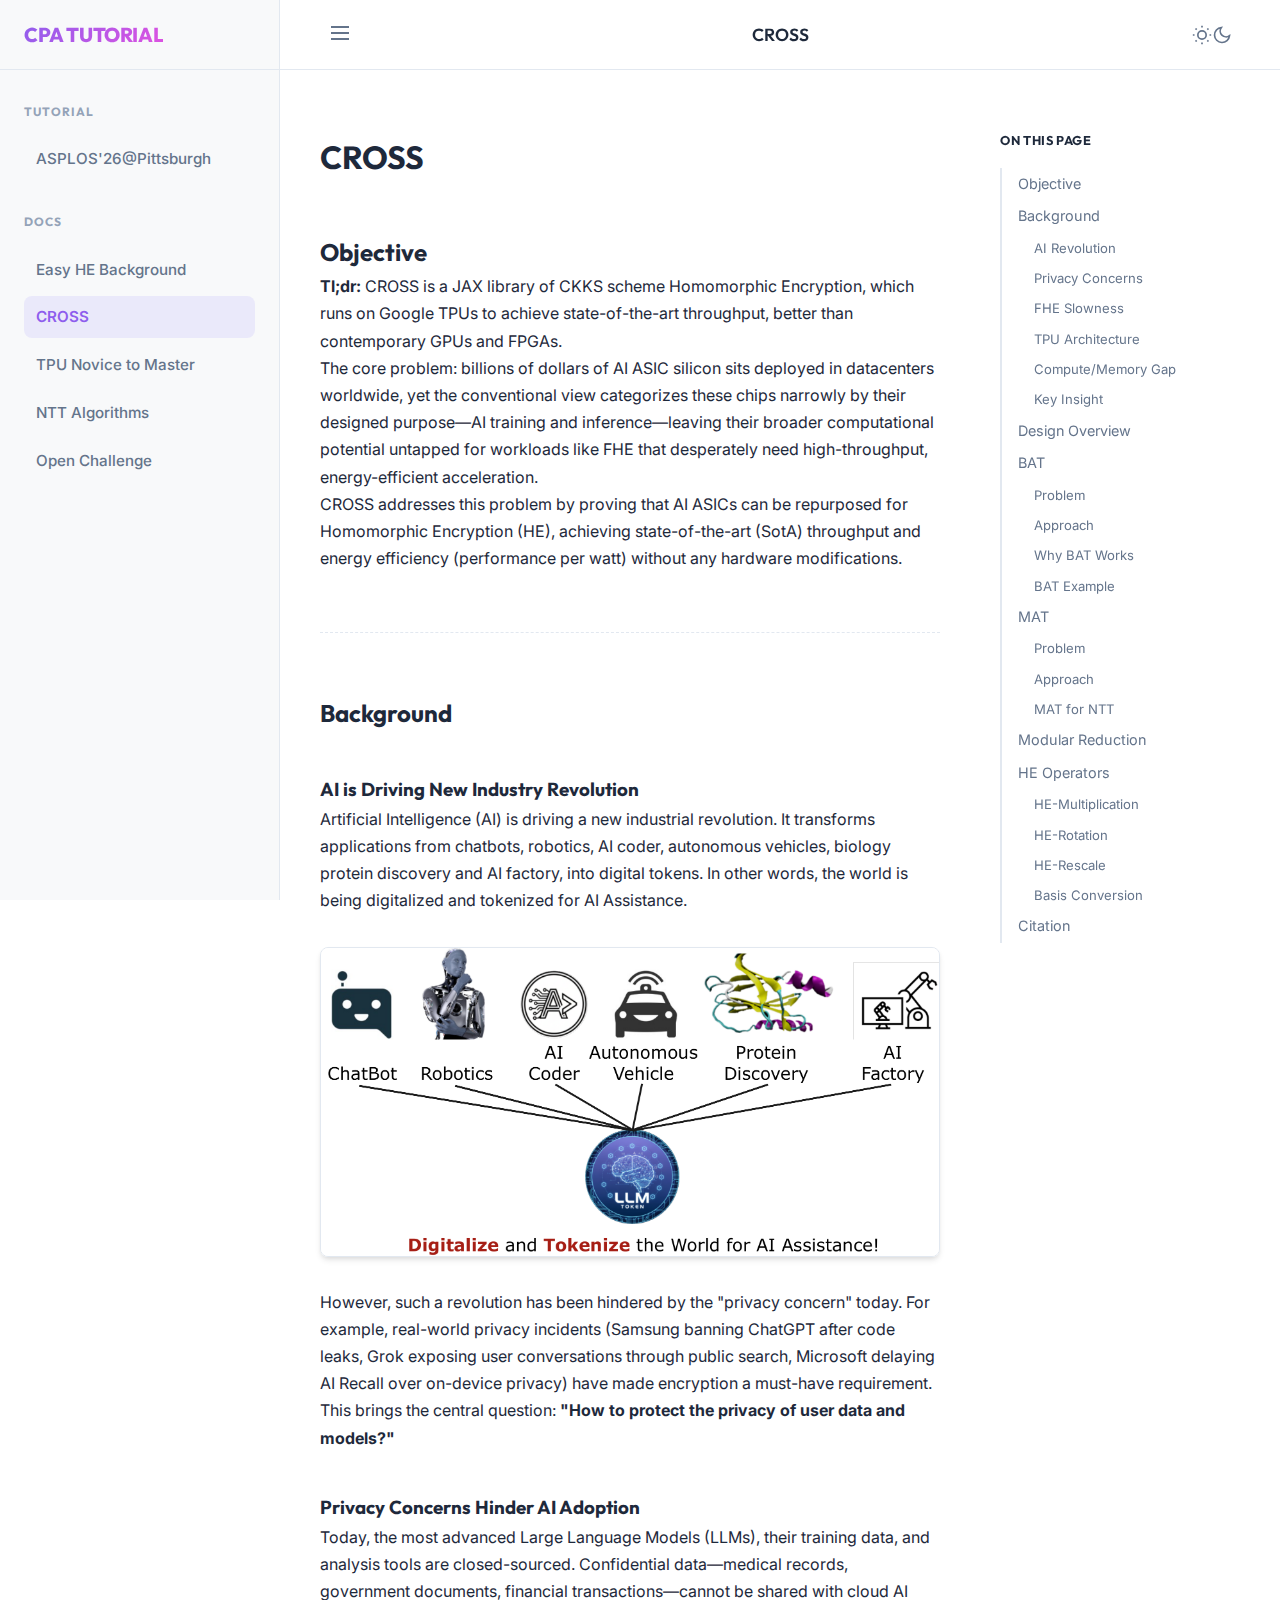
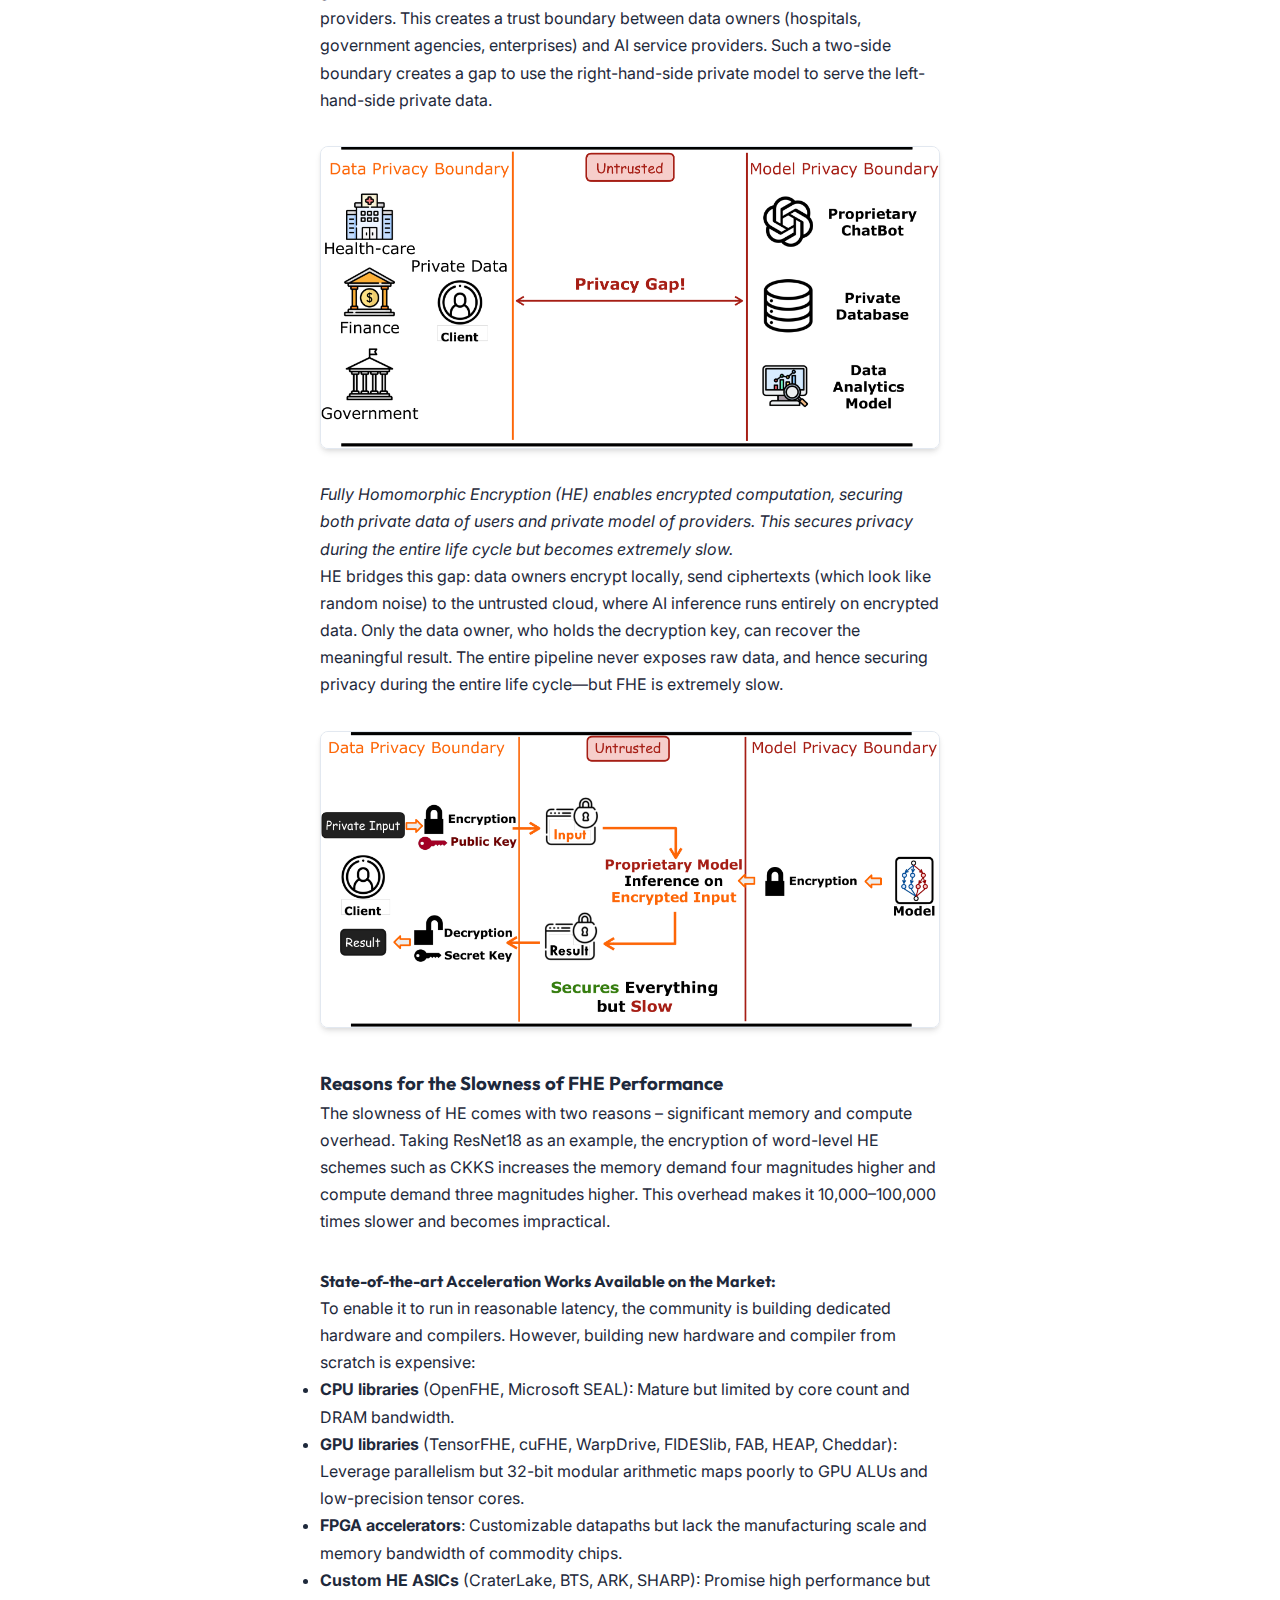
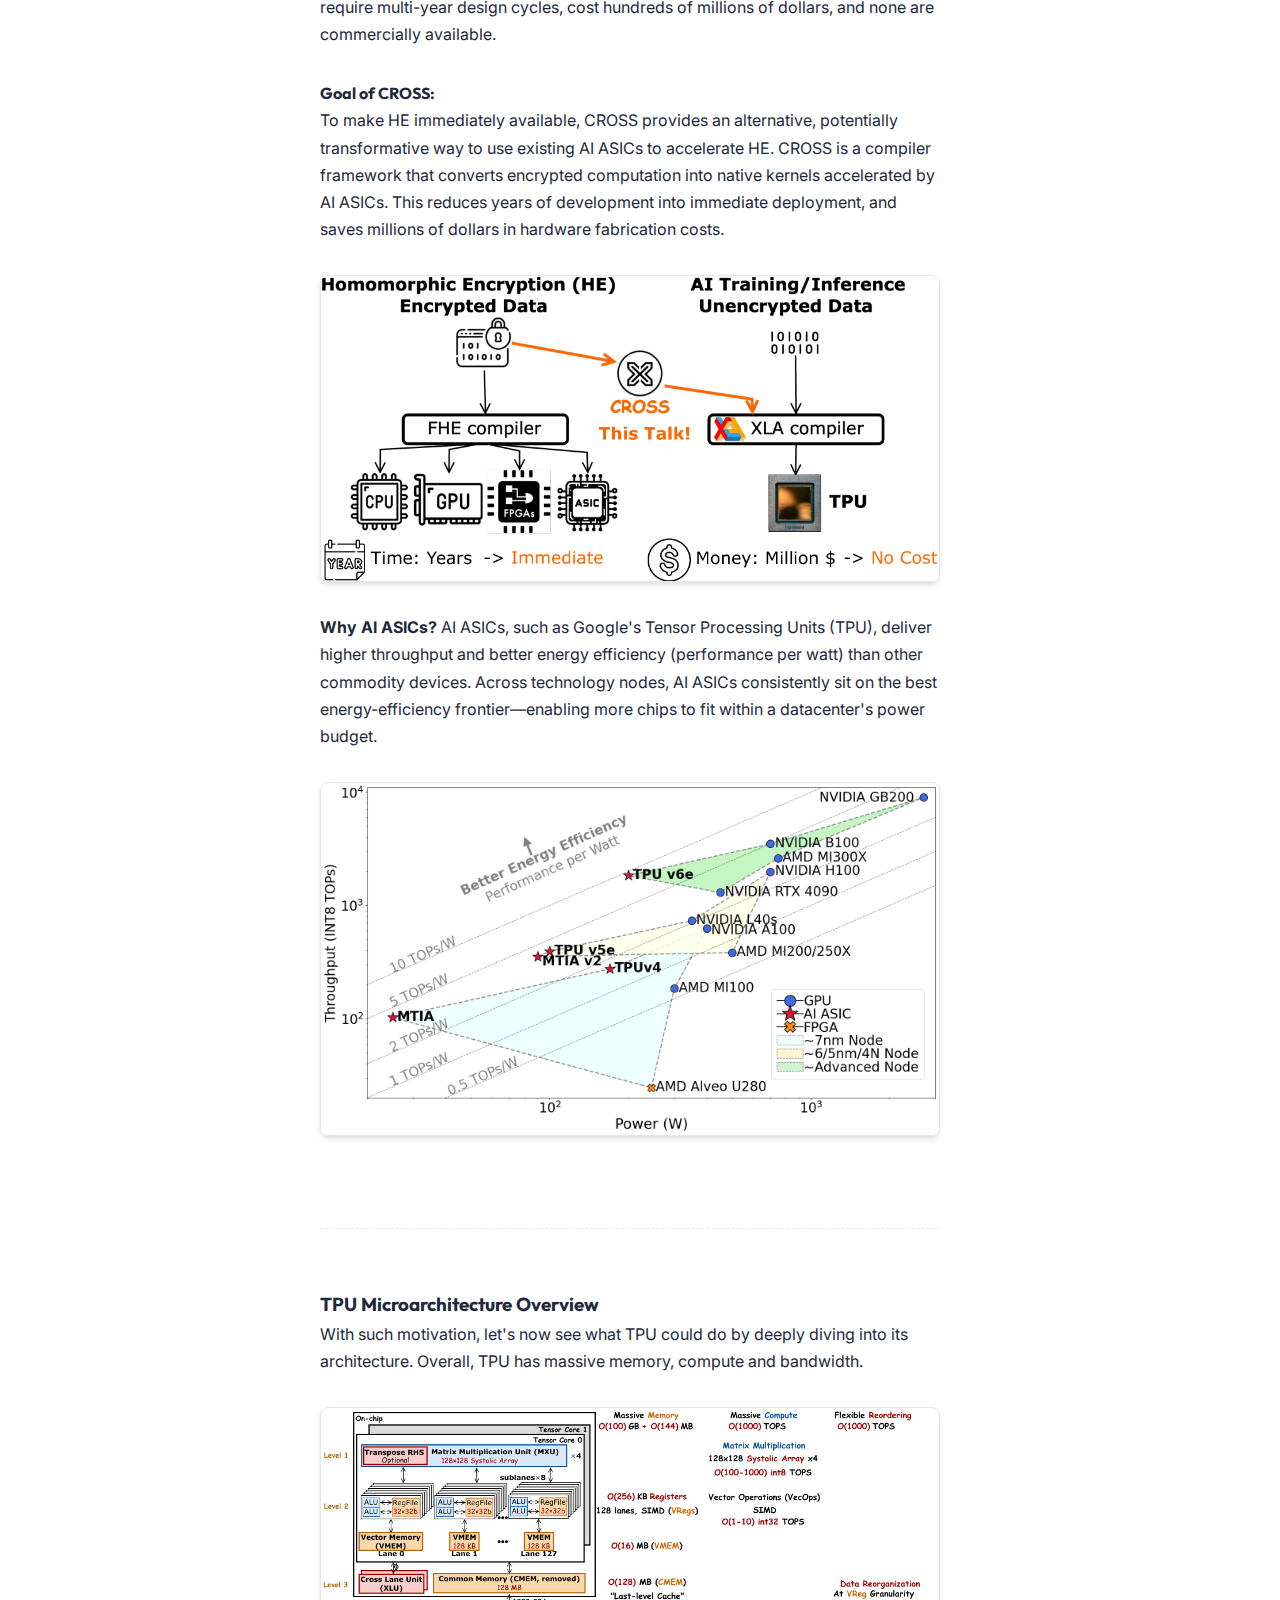
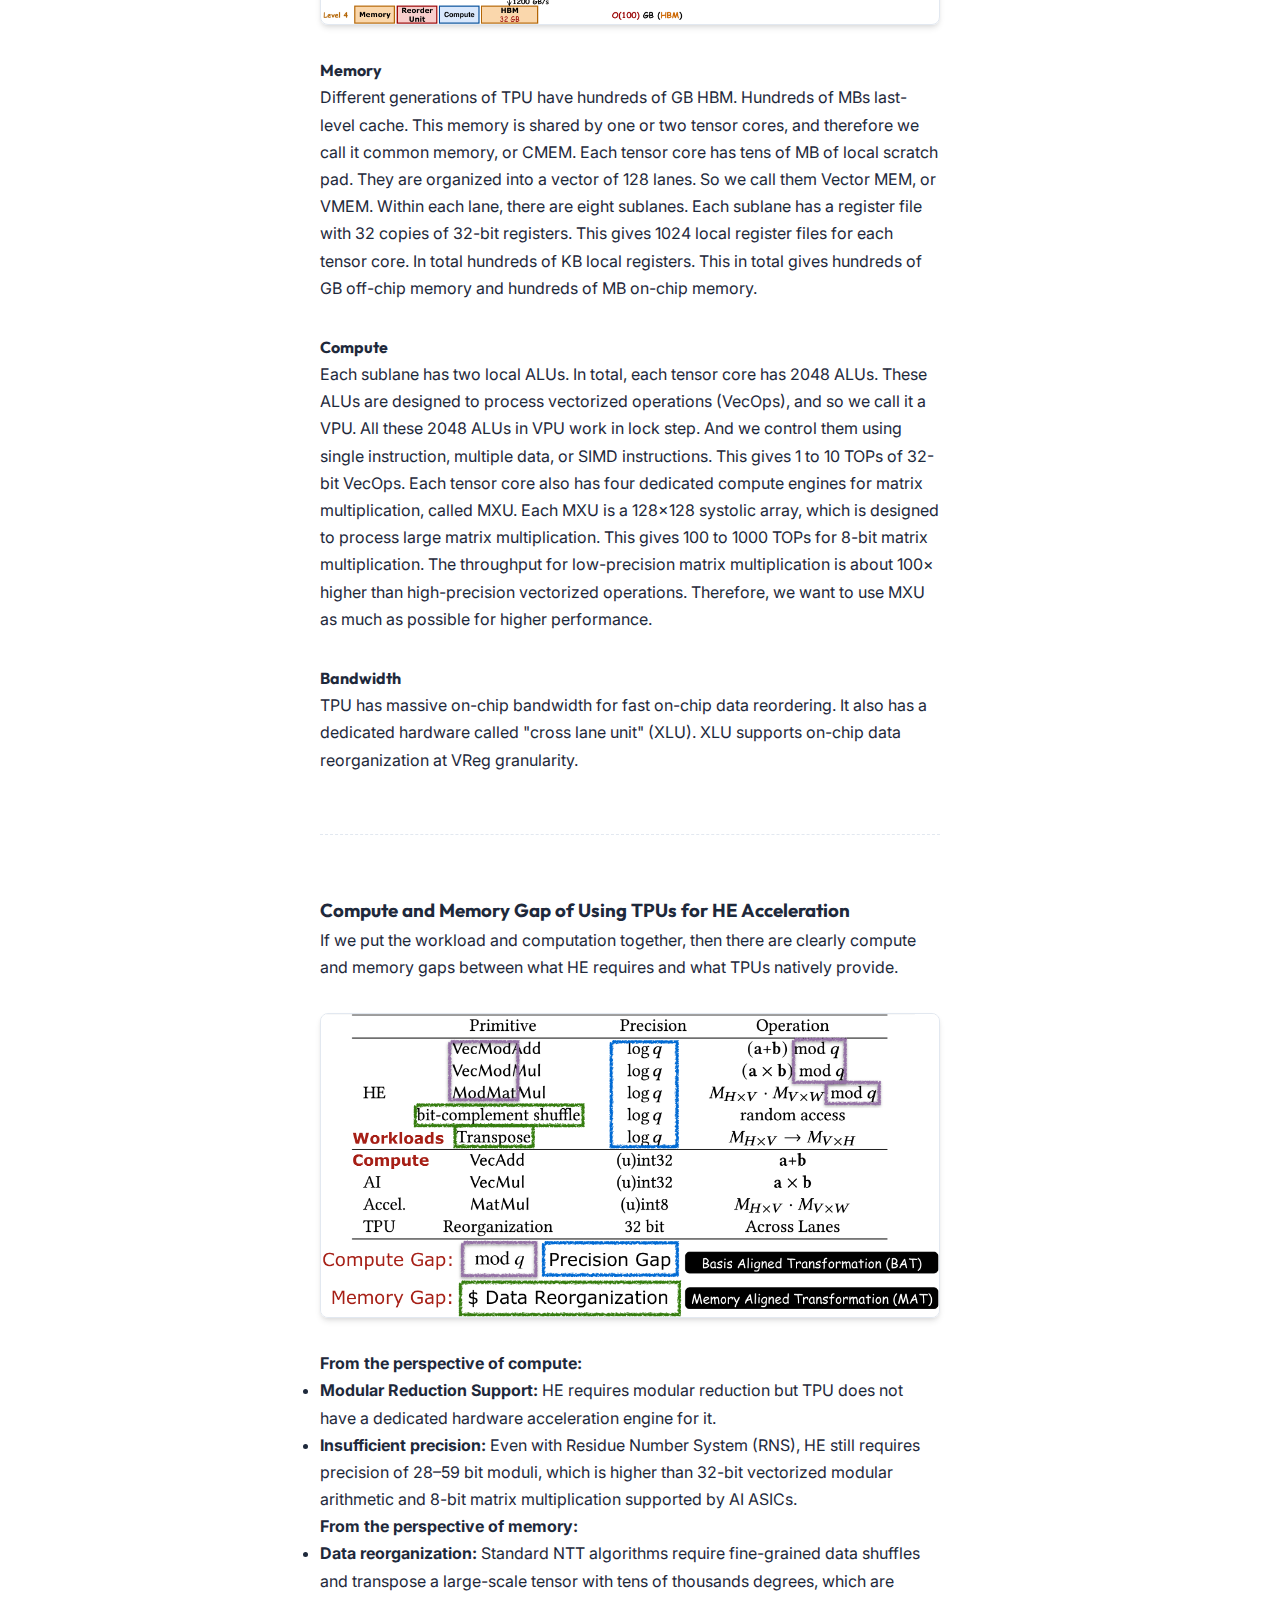
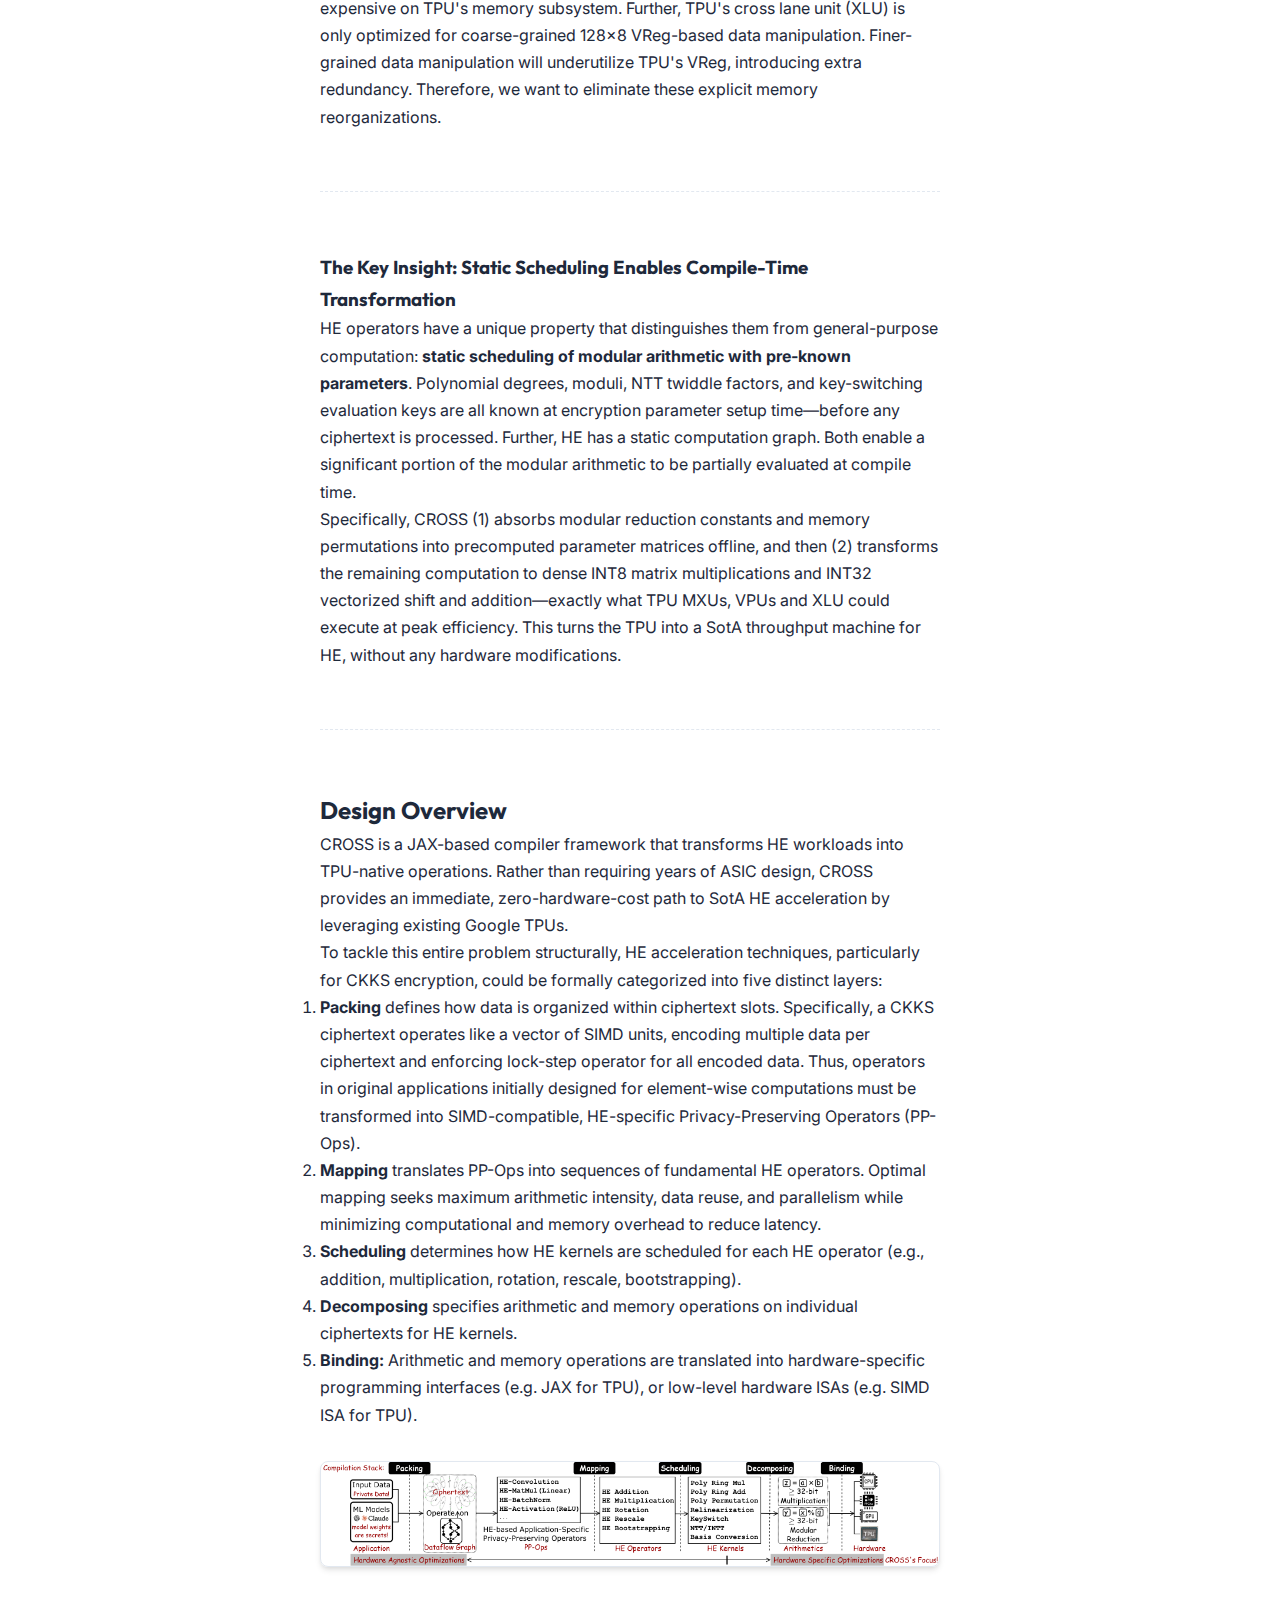
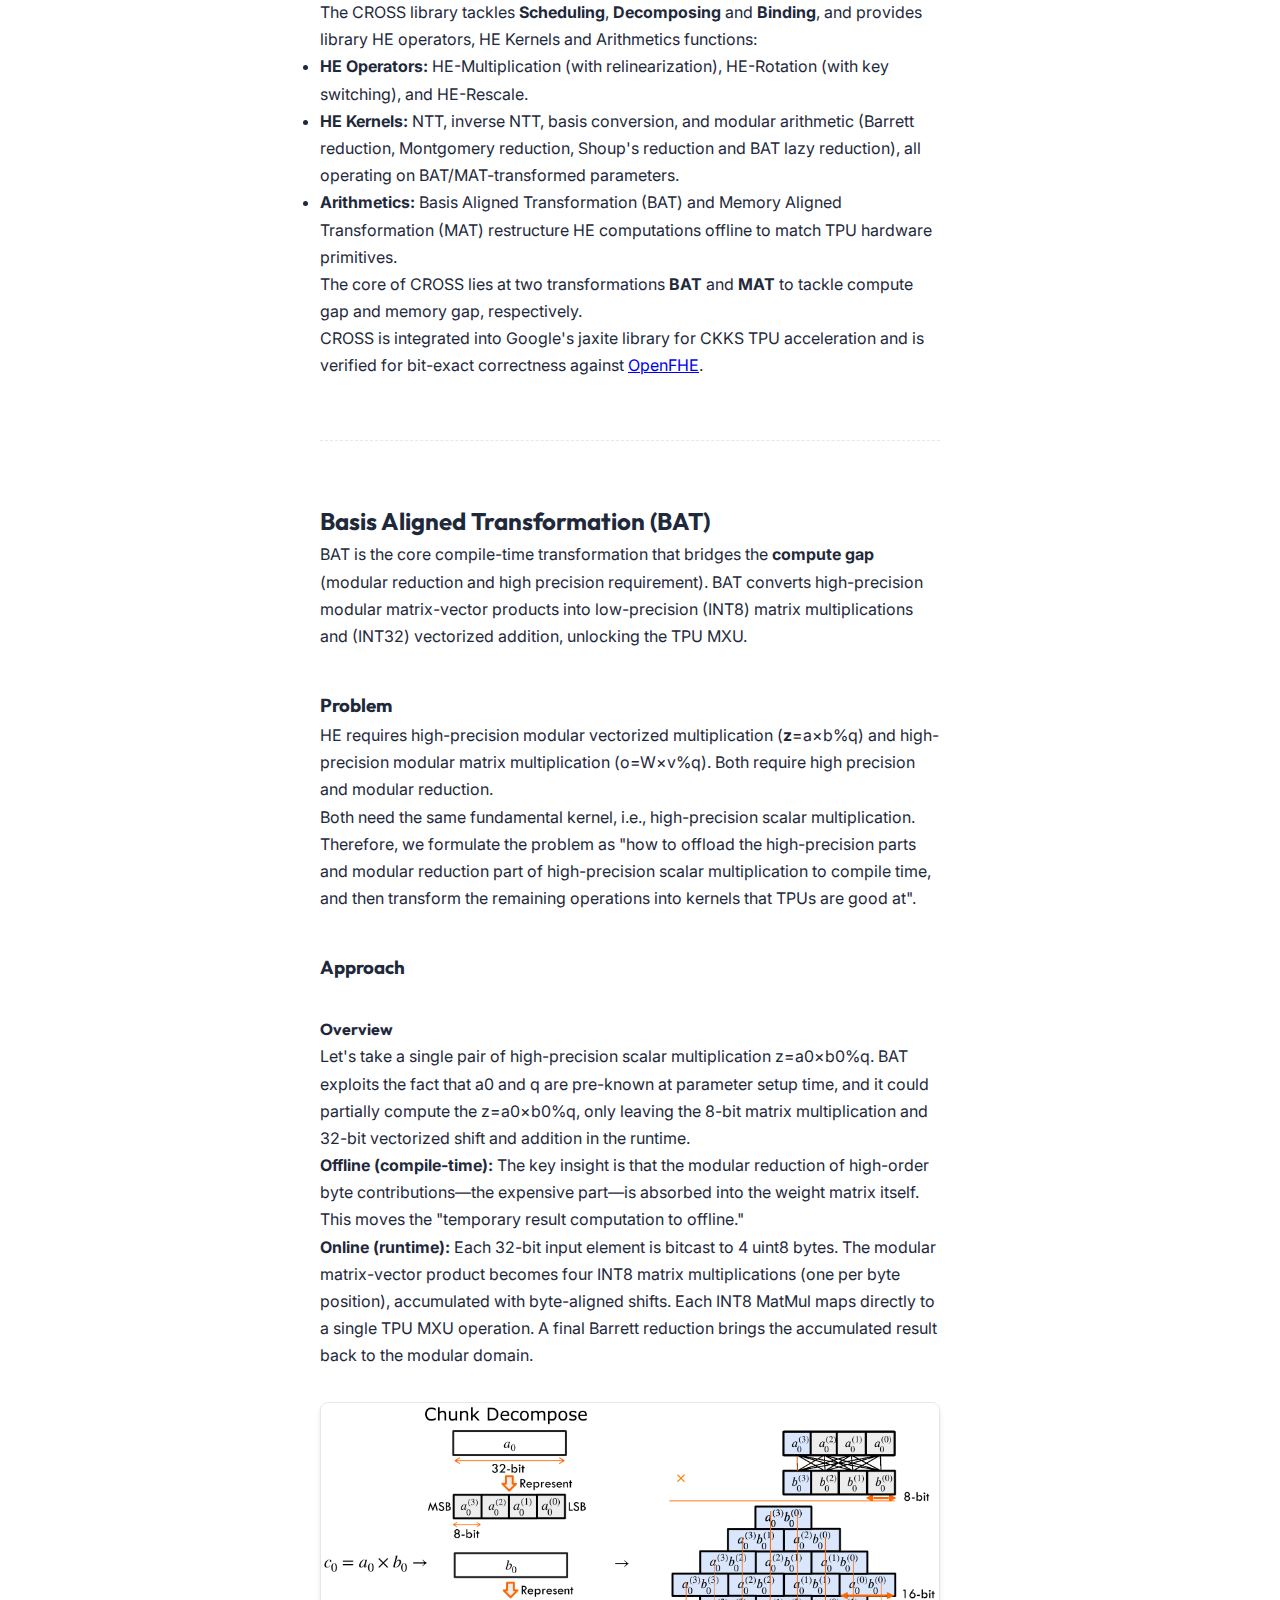
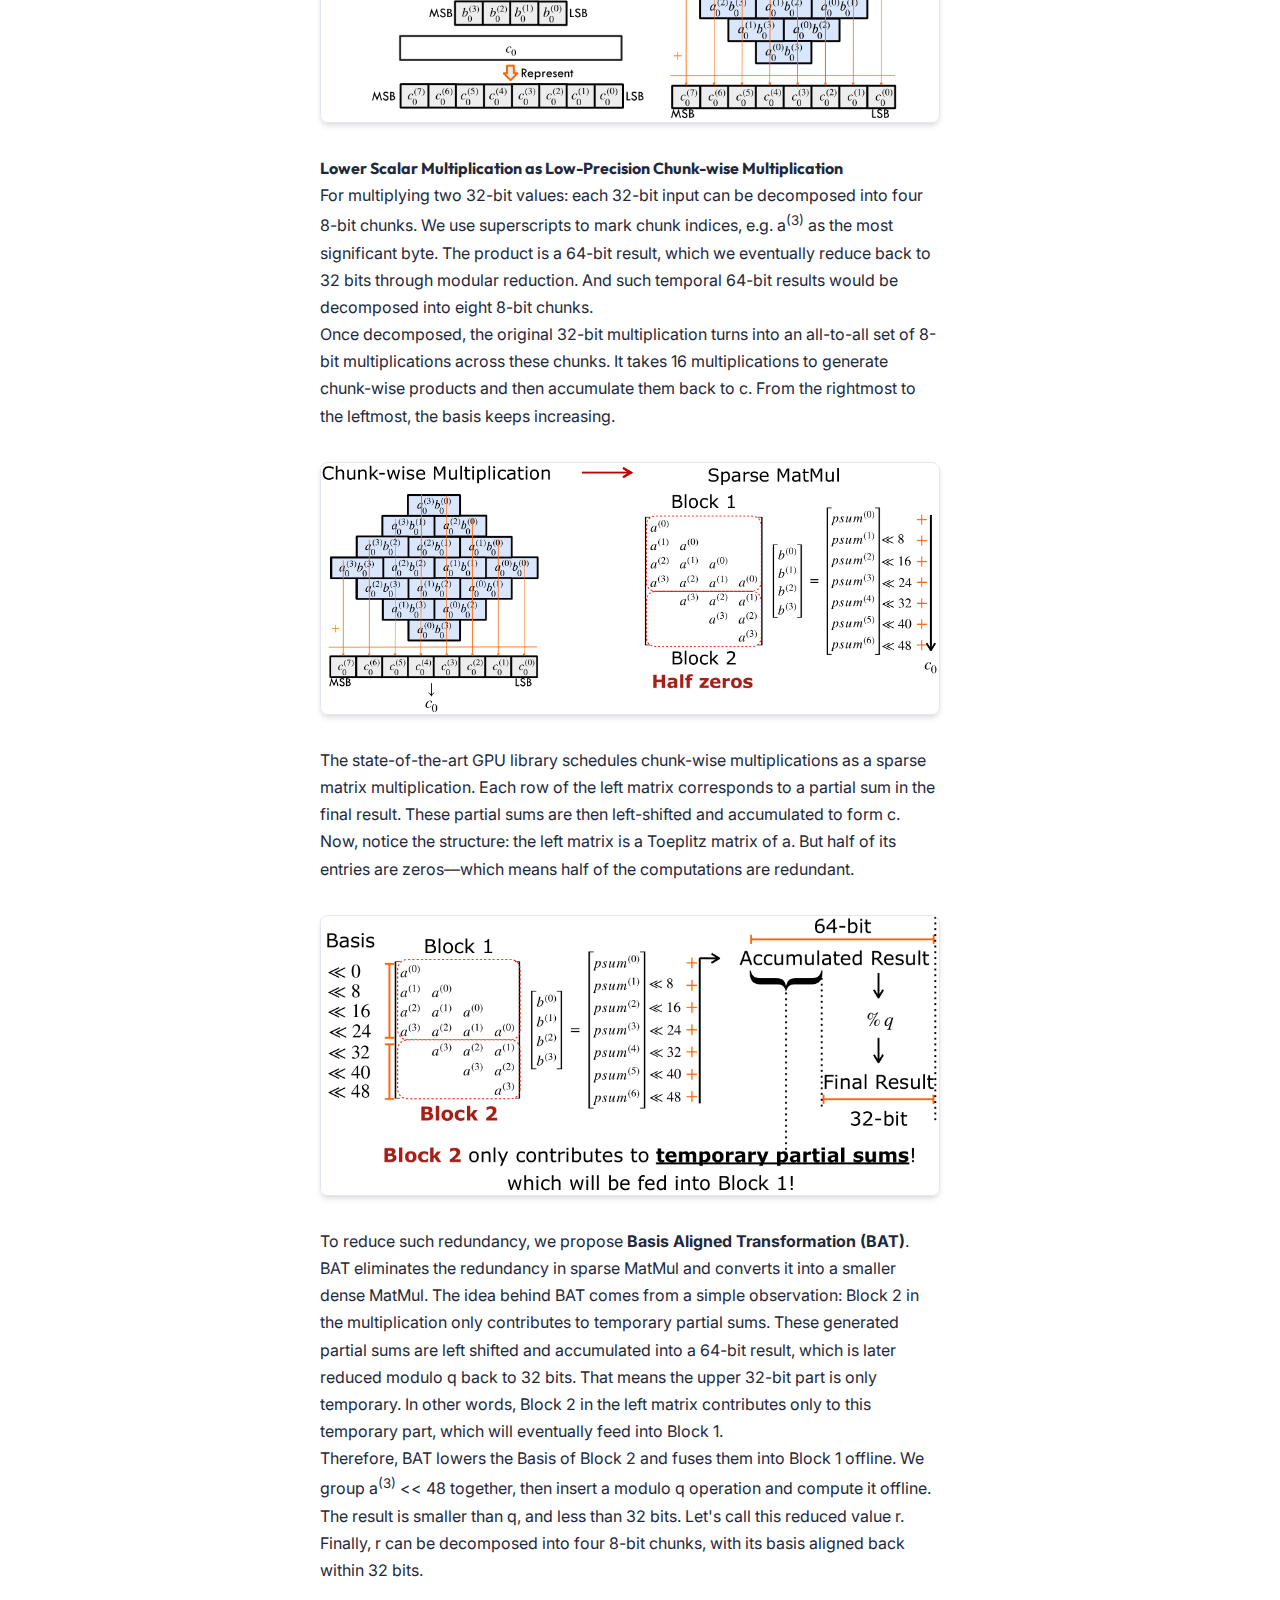
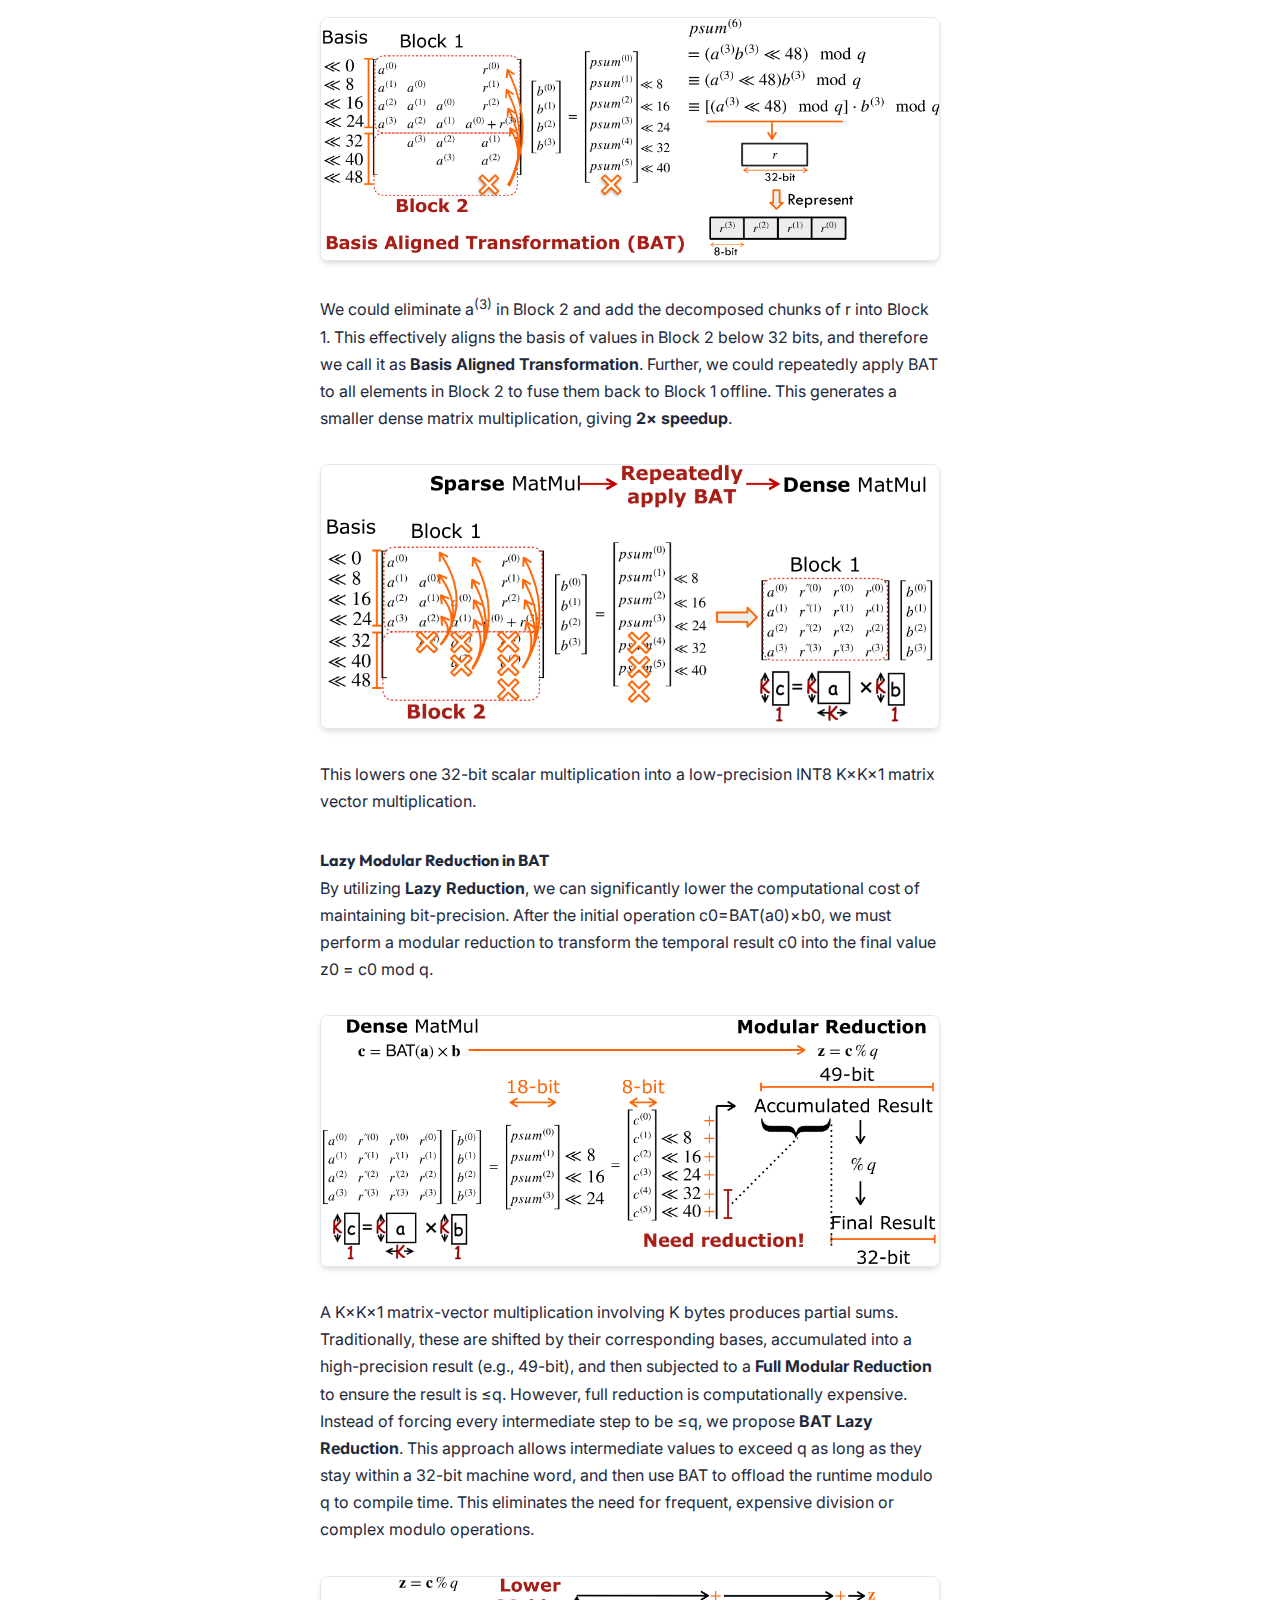
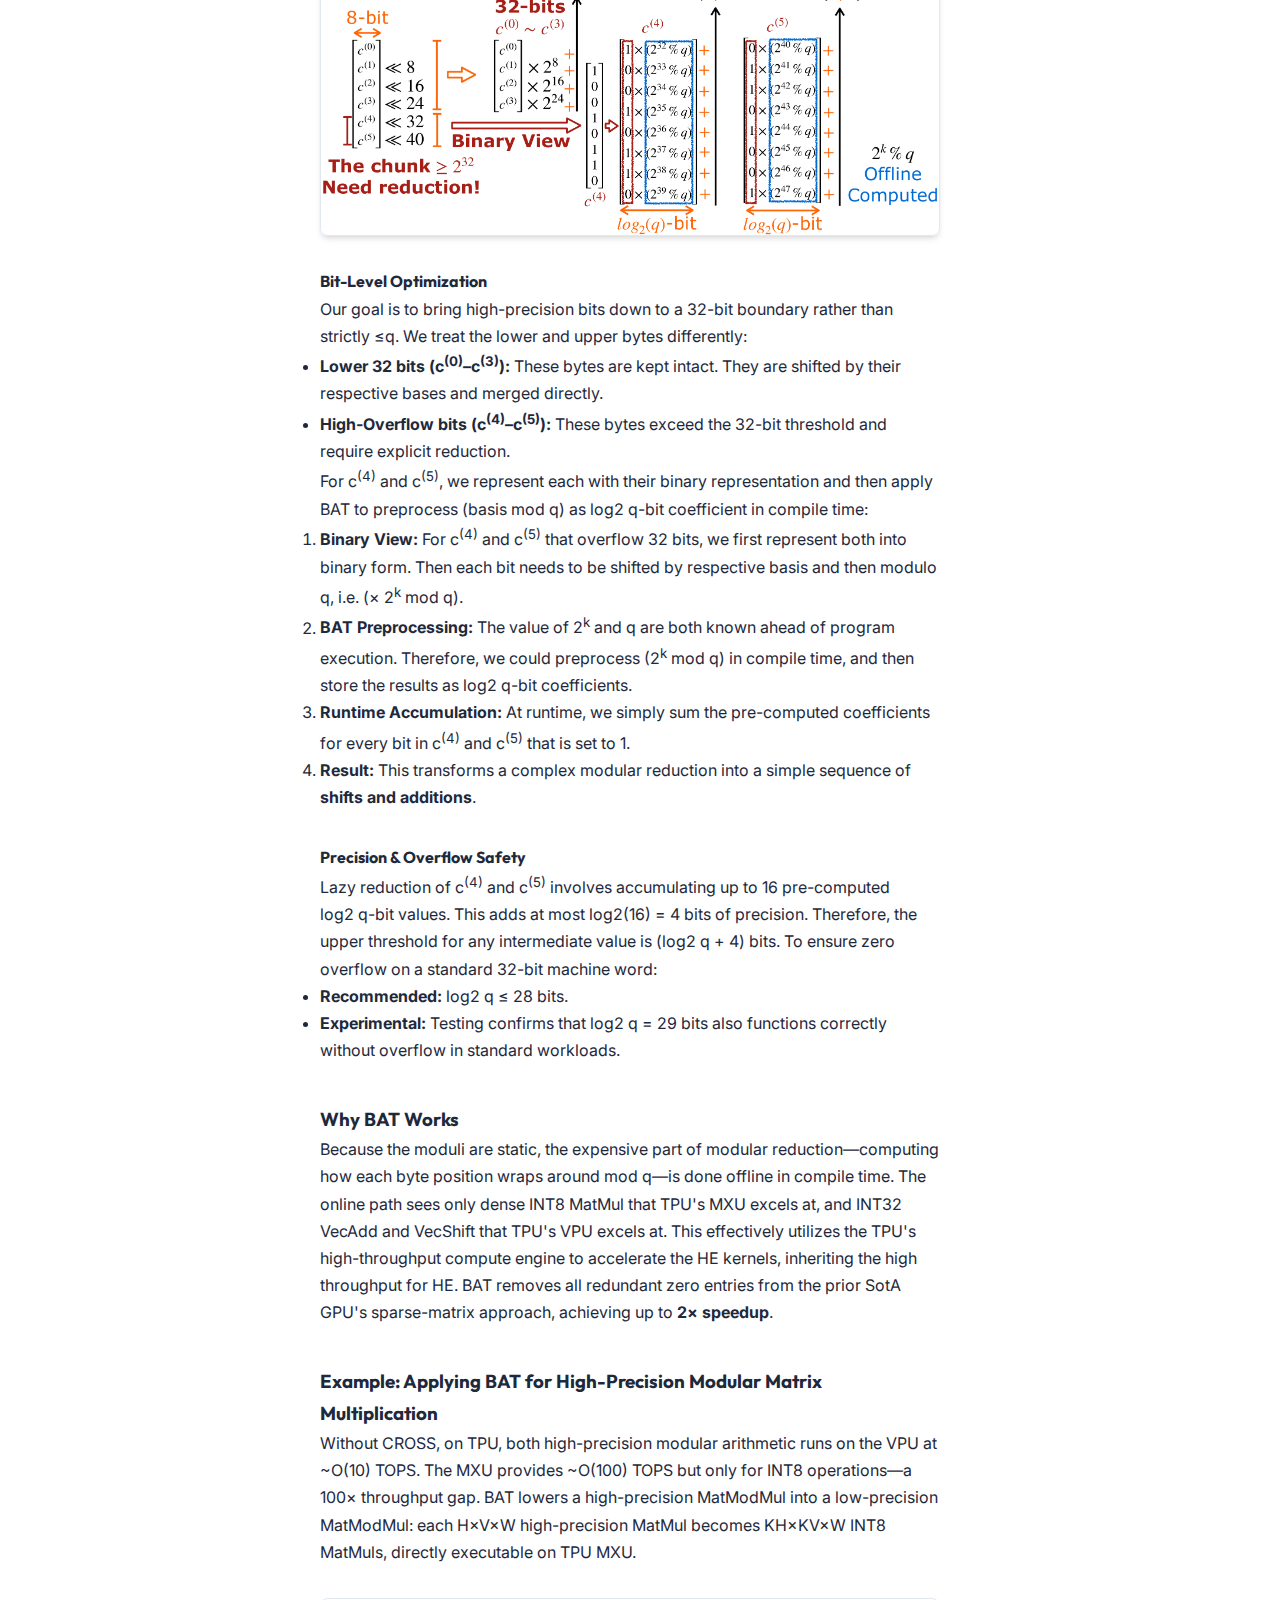
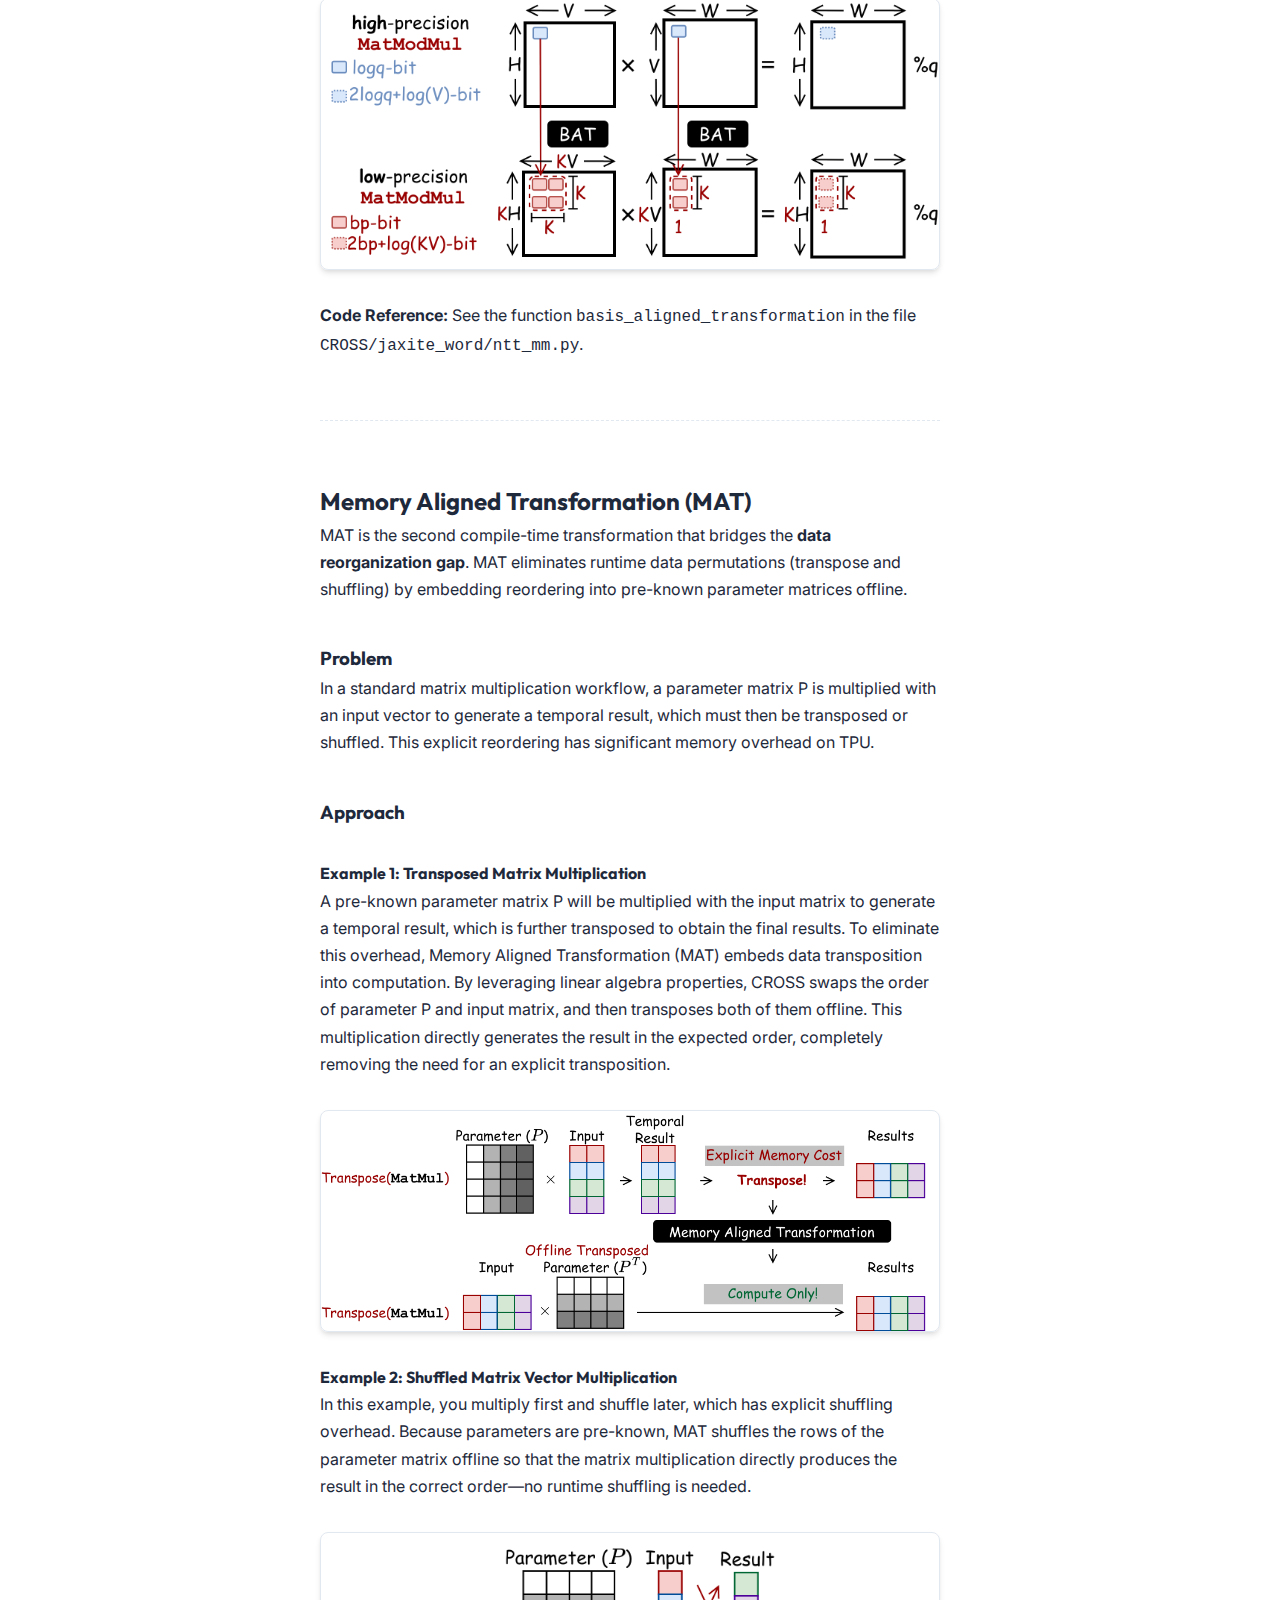
<file: cross.html>
<!DOCTYPE html>
<html lang="en" data-theme="dark">

<head>
  <meta charset="UTF-8">
  <meta name="viewport" content="width=device-width, initial-scale=1.0">
  <title>CROSS - Enabling Google TPUs for Homomorphic Encryption</title>
  <meta name="description"
    content="CROSS: context, design, BAT, MAT, modular reduction, and HE operators for TPU-accelerated Homomorphic Encryption.">

  <!-- Google Fonts: Inter & Outfit for a more modern look -->
  <link rel="preconnect" href="https://fonts.googleapis.com">
  <link rel="preconnect" href="https://fonts.gstatic.com" crossorigin>
  <link
    href="https://fonts.googleapis.com/css2?family=Inter:wght@300;400;500;600;700&family=Outfit:wght@400;500;700;800&display=swap"
    rel="stylesheet">

  <link rel="stylesheet" href="styles.css?v=3">
</head>

<body>

  <div class="app-layout">
    <!-- Sidebar Navigation -->
    <aside class="sidebar">
      <div class="sidebar-header">
        <div class="logo">CPA TUTORIAL</div>
        <button id="mobile-close-btn" class="icon-btn" aria-label="Close Menu">
          <svg width="24" height="24" viewBox="0 0 24 24" fill="none" stroke="currentColor" stroke-width="2">
            <path d="M18 6L6 18M6 6l12 12" />
          </svg>
        </button>
      </div>

      <nav class="sidebar-nav">
        <div class="nav-section">
          <h3 class="nav-title">tutorial</h3>
          <ul class="nav-links">
            <li><a href="index.html">ASPLOS'26@Pittsburgh</a></li>
          </ul>
        </div>

        <div class="nav-section">
          <h3 class="nav-title">docs</h3>
          <ul class="nav-links">
            <li><a href="beginner.html">Easy HE Background</a></li>
            <li><a href="cross.html" class="active">CROSS</a></li>
            <li><a href="tpu.html">TPU Novice to Master</a></li>
            <li><a href="ntt.html">NTT Algorithms</a></li>
            <li><a href="open_challenge.html">Open Challenge</a></li>
          </ul>
        </div>

      </nav>
    </aside>

    <!-- Main Content Area -->
    <main class="main-content">
      <header class="top-bar">
        <button id="mobile-menu-btn" class="icon-btn" aria-label="Open Menu">
          <svg width="24" height="24" viewBox="0 0 24 24" fill="none" stroke="currentColor" stroke-width="2">
            <path d="M3 12h18M3 6h18M3 18h18" />
          </svg>
        </button>

        <div class="header-title">CROSS</div>

        <div class="top-actions">
          <button id="theme-toggle" class="icon-btn" aria-label="Toggle Theme">
            <!-- Sun Icon -->
            <svg class="sun-icon" width="20" height="20" viewBox="0 0 24 24" fill="none" stroke="currentColor"
              stroke-width="2">
              <circle cx="12" cy="12" r="5" />
              <path
                d="M12 1v2M12 21v2M4.22 4.22l1.42 1.42M18.36 18.36l1.42 1.42M1 12h2M21 12h2M4.22 19.78l1.42-1.42M18.36 5.64l1.42-1.42" />
            </svg>
            <!-- Moon Icon -->
            <svg class="moon-icon" width="20" height="20" viewBox="0 0 24 24" fill="none" stroke="currentColor"
              stroke-width="2">
              <path d="M21 12.79A9 9 0 1 1 11.21 3 7 7 0 0 0 21 12.79z" />
            </svg>
          </button>
        </div>
      </header>

      <div class="content-wrapper">
        <article class="doc-content">

          <!-- ==================== CONTEXT ==================== -->

          <!-- Objective Section -->
          <section id="objective">
            <h1>CROSS</h1>

            <h2>Objective</h2>

            <p>
              <strong>Tl;dr:</strong> CROSS is a JAX library of CKKS scheme Homomorphic Encryption, which runs on
              Google TPUs to achieve state-of-the-art throughput, better than contemporary GPUs and FPGAs.
            </p>

            <p>
              The core problem: billions of dollars of AI ASIC silicon sits deployed in datacenters worldwide, yet
              the conventional view categorizes these chips narrowly by their designed purpose&mdash;AI training and
              inference&mdash;leaving their broader computational potential untapped for workloads like FHE that
              desperately need high-throughput, energy-efficient acceleration.
            </p>

            <p>
              CROSS addresses this problem by proving that AI ASICs can be repurposed for Homomorphic Encryption (HE),
              achieving state-of-the-art (SotA) throughput and energy efficiency (performance per watt) without any
              hardware modifications.
            </p>

          </section>

          <!-- Background Section -->
          <section id="background">
            <h2>Background</h2>

            <h3 id="ai-revolution">AI is Driving New Industry Revolution</h3>

            <p>
              Artificial Intelligence (AI) is driving a new industrial revolution. It transforms applications from
              chatbots, robotics, AI coder, autonomous vehicles, biology protein discovery and AI factory, into
              digital tokens. In other words, the world is being digitalized and tokenized for AI Assistance.
            </p>

            <img src="fig/AI_tokenize.png" alt="AI is tokenizing the world" style="width:100%">
            <p>
              However, such a revolution has been hindered by the "privacy concern" today. For example, real-world
              privacy incidents (Samsung banning ChatGPT after code leaks, Grok exposing user conversations through
              public search, Microsoft delaying AI Recall over on-device privacy) have made encryption a must-have
              requirement. This brings the central question: <strong>"How to protect the privacy of user data and
                models?"</strong>
            </p>

            <h3 id="privacy-concerns">Privacy Concerns Hinder AI Adoption</h3>

            <p>
              Today, the most advanced Large Language Models (LLMs), their training data, and analysis tools are
              closed-sourced. Confidential data&mdash;medical records, government documents, financial
              transactions&mdash;cannot be shared with cloud AI providers. This creates a trust boundary between data
              owners (hospitals, government agencies, enterprises) and AI service providers. Such a two-side boundary
              creates a gap to use the right-hand-side private model to serve the left-hand-side private data.
            </p>

            <img src="fig/app.png" alt="Privacy concerns in AI applications" style="width:100%">
            <p>
              <em>Fully Homomorphic Encryption (HE) enables encrypted computation, securing both private data of
                users and private model of providers. This secures privacy during the entire life cycle but becomes
                extremely slow.</em>
            </p>

            <p>
              HE bridges this gap: data owners encrypt locally, send ciphertexts (which look like random noise) to the
              untrusted cloud, where AI inference runs entirely on encrypted data. Only the data owner, who holds the
              decryption key, can recover the meaningful result. The entire pipeline never exposes raw data, and hence
              securing privacy during the entire life cycle&mdash;but FHE is extremely slow.
            </p>

            <img src="fig/he_solution.png" alt="HE bridges the privacy gap" style="width:100%">

            <h3 id="fhe-slowness">Reasons for the Slowness of FHE Performance</h3>

            <p>
              The slowness of HE comes with two reasons &ndash; significant memory and compute overhead. Taking
              ResNet18 as an example, the encryption of word-level HE schemes such as CKKS increases the memory demand
              four magnitudes higher and compute demand three magnitudes higher. This overhead makes it
              10,000&ndash;100,000 times slower and becomes impractical.
            </p>

            <h4>State-of-the-art Acceleration Works Available on the Market:</h4>

            <p>
              To enable it to run in reasonable latency, the community is building dedicated hardware and compilers.
              However, building new hardware and compiler from scratch is expensive:
            </p>

            <ul>
              <li><strong>CPU libraries</strong> (OpenFHE, Microsoft SEAL): Mature but limited by core count and DRAM
                bandwidth.</li>
              <li><strong>GPU libraries</strong> (TensorFHE, cuFHE, WarpDrive, FIDESlib, FAB, HEAP, Cheddar): Leverage
                parallelism but 32-bit modular arithmetic maps poorly to GPU ALUs and low-precision tensor cores.</li>
              <li><strong>FPGA accelerators</strong>: Customizable datapaths but lack the manufacturing scale and memory
                bandwidth of commodity chips.</li>
              <li><strong>Custom HE ASICs</strong> (CraterLake, BTS, ARK, SHARP): Promise high performance but require
                multi-year design cycles, cost hundreds of millions of dollars, and none are commercially available.
              </li>
            </ul>
            <h4>Goal of CROSS:</h4>
            <p>
              To make HE immediately available, CROSS provides an alternative, potentially transformative way to use
              existing AI ASICs to accelerate HE. CROSS is a compiler framework that converts encrypted computation
              into native kernels accelerated by AI ASICs. This reduces years of development into immediate deployment,
              and saves millions of dollars in hardware fabrication costs.
            </p>
            <img src="fig/ai4fhe.png" alt="AI ASICs for FHE acceleration" style="width:100%">

            <p>
              <strong>Why AI ASICs?</strong> AI ASICs, such as Google's Tensor Processing Units (TPU), deliver higher
              throughput and better energy efficiency (performance per watt) than other commodity devices. Across
              technology nodes, AI ASICs consistently sit on the best energy-efficiency frontier&mdash;enabling more
              chips to fit within a datacenter's power budget.
            </p>
            <img src="fig/energy_efficiency_comparison.png" alt="Energy Efficiency Comparison" style="width:100%">

          </section>

          <!-- TPU Architecture Section -->
          <section id="tpu-architecture">

            <h3>TPU Microarchitecture Overview</h3>

            <p>
              With such motivation, let's now see what TPU could do by deeply diving into its architecture. Overall,
              TPU has massive memory, compute and bandwidth.
            </p>
            <img src="fig/tpu_arch.png" alt="TPU microarchitecture overview" style="width:100%">

            <h4>Memory</h4>
            <p>
              Different generations of TPU have hundreds of GB HBM. Hundreds of MBs last-level cache. This memory is
              shared by one or two tensor cores, and therefore we call it common memory, or CMEM. Each tensor core has
              tens of MB of local scratch pad. They are organized into a vector of 128 lanes. So we call them Vector
              MEM, or VMEM. Within each lane, there are eight sublanes. Each sublane has a register file with 32 copies
              of 32-bit registers. This gives 1024 local register files for each tensor core. In total hundreds of KB
              local registers. This in total gives hundreds of GB off-chip memory and hundreds of MB on-chip memory.
            </p>

            <h4>Compute</h4>
            <p>
              Each sublane has two local ALUs. In total, each tensor core has 2048 ALUs. These ALUs are designed to
              process vectorized operations (VecOps), and so we call it a VPU. All these 2048 ALUs in VPU work in lock
              step. And we control them using single instruction, multiple data, or SIMD instructions. This gives 1 to
              10 TOPs of 32-bit VecOps. Each tensor core also has four dedicated compute engines for matrix
              multiplication, called MXU. Each MXU is a 128&times;128 systolic array, which is designed to process
              large matrix multiplication. This gives 100 to 1000 TOPs for 8-bit matrix multiplication. The throughput
              for low-precision matrix multiplication is about 100&times; higher than high-precision vectorized
              operations. Therefore, we want to use MXU as much as possible for higher performance.
            </p>

            <h4>Bandwidth</h4>
            <p>
              TPU has massive on-chip bandwidth for fast on-chip data reordering. It also has a dedicated hardware
              called "cross lane unit" (XLU). XLU supports on-chip data reorganization at VReg granularity.
            </p>

          </section>

          <!-- Compute and Memory Gap Section -->
          <section id="compute-memory-gap">

            <h3>Compute and Memory Gap of Using TPUs for HE Acceleration</h3>

            <p>
              If we put the workload and computation together, then there are clearly compute and memory gaps between
              what HE requires and what TPUs natively provide.
            </p>
            <img src="fig/gap.png" alt="Compute and memory gap between HE and TPU" style="width:100%">

            <p><strong>From the perspective of compute:</strong></p>

            <ul>
              <li><strong>Modular Reduction Support:</strong> HE requires modular reduction but TPU does not have a
                dedicated hardware acceleration engine for it.</li>
              <li><strong>Insufficient precision:</strong> Even with Residue Number System (RNS), HE still requires
                precision of 28&ndash;59 bit moduli, which is higher than 32-bit vectorized modular arithmetic and
                8-bit matrix multiplication supported by AI ASICs.</li>
            </ul>
            <p><strong>From the perspective of memory:</strong></p>

            <ul>
              <li><strong>Data reorganization:</strong> Standard NTT algorithms require fine-grained data shuffles and
                transpose a large-scale tensor with tens of thousands degrees, which are expensive on TPU's memory
                subsystem. Further, TPU's cross lane unit (XLU) is only optimized for coarse-grained 128&times;8
                VReg-based data manipulation. Finer-grained data manipulation will underutilize TPU's VReg,
                introducing extra redundancy. Therefore, we want to eliminate these explicit memory reorganizations.
              </li>
            </ul>
          </section>

          <!-- Key Insight Section -->
          <section id="key-insight">

            <h3>The Key Insight: Static Scheduling Enables Compile-Time Transformation</h3>

            <p>
              HE operators have a unique property that distinguishes them from general-purpose computation:
              <strong>static scheduling of modular arithmetic with pre-known parameters</strong>. Polynomial degrees,
              moduli, NTT twiddle factors, and key-switching evaluation keys are all known at encryption parameter
              setup time&mdash;before any ciphertext is processed. Further, HE has a static computation graph. Both
              enable a significant portion of the modular arithmetic to be partially evaluated at compile time.
            </p>

            <p>
              Specifically, CROSS (1) absorbs modular reduction constants and memory permutations into precomputed
              parameter matrices offline, and then (2) transforms the remaining computation to dense INT8 matrix
              multiplications and INT32 vectorized shift and addition&mdash;exactly what TPU MXUs, VPUs and XLU could
              execute at peak efficiency. This turns the TPU into a SotA throughput machine for HE, without any
              hardware modifications.
            </p>

          </section>

          <!-- ==================== DESIGN ==================== -->

          <!-- Overview Section -->
          <section id="overview">
            <h2>Design Overview</h2>

            <p>
              CROSS is a JAX-based compiler framework that transforms HE workloads into TPU-native operations. Rather
              than requiring years of ASIC design, CROSS provides an immediate, zero-hardware-cost path to SotA HE
              acceleration by leveraging existing Google TPUs.
            </p>

            <p>
              To tackle this entire problem structurally, HE acceleration techniques, particularly for CKKS encryption,
              could be formally categorized into five distinct layers:
            </p>

            <ol>
              <li><strong>Packing</strong> defines how data is organized within ciphertext slots. Specifically, a CKKS
                ciphertext operates like a vector of SIMD units, encoding multiple data per ciphertext and enforcing
                lock-step operator for all encoded data. Thus, operators in original applications initially designed
                for element-wise computations must be transformed into SIMD-compatible, HE-specific Privacy-Preserving
                Operators (PP-Ops).</li>
              <li><strong>Mapping</strong> translates PP-Ops into sequences of fundamental HE operators. Optimal
                mapping seeks maximum arithmetic intensity, data reuse, and parallelism while minimizing computational
                and memory overhead to reduce latency.</li>
              <li><strong>Scheduling</strong> determines how HE kernels are scheduled for each HE operator (e.g.,
                addition, multiplication, rotation, rescale, bootstrapping).</li>
              <li><strong>Decomposing</strong> specifies arithmetic and memory operations on individual ciphertexts for
                HE kernels.</li>
              <li><strong>Binding:</strong> Arithmetic and memory operations are translated into hardware-specific
                programming interfaces (e.g. JAX for TPU), or low-level hardware ISAs (e.g. SIMD ISA for TPU).</li>
            </ol>
            <img src="fig/compile_flow.png" alt="The overall compilation flow." style="width:100%">
            <p>
              The CROSS library tackles <strong>Scheduling</strong>, <strong>Decomposing</strong> and
              <strong>Binding</strong>, and provides library HE operators, HE Kernels and Arithmetics functions:
            </p>

            <ul>
              <li><strong>HE Operators:</strong> HE-Multiplication (with relinearization), HE-Rotation (with key
                switching), and HE-Rescale.</li>
              <li><strong>HE Kernels:</strong> NTT, inverse NTT, basis conversion, and modular arithmetic (Barrett
                reduction, Montgomery reduction, Shoup's reduction and BAT lazy reduction), all operating on
                BAT/MAT-transformed parameters.</li>
              <li><strong>Arithmetics:</strong> Basis Aligned Transformation (BAT) and Memory Aligned Transformation
                (MAT) restructure HE computations offline to match TPU hardware primitives.</li>
            </ul>
            <p>
              The core of CROSS lies at two transformations <strong>BAT</strong> and <strong>MAT</strong> to tackle
              compute gap and memory gap, respectively.
            </p>

            <p>
              CROSS is integrated into Google's jaxite library for CKKS TPU acceleration and is verified for bit-exact
              correctness against <a href="https://github.com/openfheorg/openfhe-development"
                target="_blank">OpenFHE</a>.
            </p>

          </section>

          <!-- BAT Section -->
          <section id="bat">
            <h2>Basis Aligned Transformation (BAT)</h2>

            <p>
              BAT is the core compile-time transformation that bridges the <strong>compute gap</strong> (modular
              reduction and high precision requirement). BAT converts high-precision modular matrix-vector products
              into low-precision (INT8) matrix multiplications and (INT32) vectorized addition, unlocking the TPU MXU.
            </p>

            <h3 id="bat-problem">Problem</h3>

            <p>
              HE requires high-precision modular vectorized multiplication (<strong>z</strong>=a&times;b%q) and
              high-precision modular matrix multiplication (o=W&times;v%q). Both require high precision and modular
              reduction.
            </p>

            <p>
              Both need the same fundamental kernel, i.e., high-precision scalar multiplication. Therefore, we
              formulate the problem as "how to offload the high-precision parts and modular reduction part of
              high-precision scalar multiplication to compile time, and then transform the remaining operations into
              kernels that TPUs are good at".
            </p>

            <h3 id="bat-approach">Approach</h3>

            <h4>Overview</h4>
            <p>
              Let's take a single pair of high-precision scalar multiplication z=a0&times;b0%q. BAT exploits the fact
              that a0 and q are pre-known at parameter setup time, and it could partially compute the
              z=a0&times;b0%q, only leaving the 8-bit matrix multiplication and 32-bit vectorized shift and addition
              in the runtime.
            </p>

            <p>
              <strong>Offline (compile-time):</strong> The key insight is that the modular reduction of high-order
              byte contributions&mdash;the expensive part&mdash;is absorbed into the weight matrix itself. This moves
              the "temporary result computation to offline."
            </p>

            <p>
              <strong>Online (runtime):</strong> Each 32-bit input element is bitcast to 4 uint8 bytes. The modular
              matrix-vector product becomes four INT8 matrix multiplications (one per byte position), accumulated with
              byte-aligned shifts. Each INT8 MatMul maps directly to a single TPU MXU operation. A final Barrett
              reduction brings the accumulated result back to the modular domain.
            </p>

            <img src="fig/detail_s1.png" alt="BAT overview: offline and online phases" style="width:100%">

            <h4>Lower Scalar Multiplication as Low-Precision Chunk-wise Multiplication</h4>
            <p>
              For multiplying two 32-bit values: each 32-bit input can be decomposed into four 8-bit chunks. We use
              superscripts to mark chunk indices, e.g. a<sup>(3)</sup> as the most significant byte. The product is a
              64-bit result, which we eventually reduce back to 32 bits through modular reduction. And such temporal
              64-bit results would be decomposed into eight 8-bit chunks.
            </p>

            <p>
              Once decomposed, the original 32-bit multiplication turns into an all-to-all set of 8-bit
              multiplications across these chunks. It takes 16 multiplications to generate chunk-wise products and
              then accumulate them back to c. From the rightmost to the leftmost, the basis keeps increasing.
            </p>

            <img src="fig/detail_s2.png" alt="Chunk-wise multiplication decomposition" style="width:100%">
            <p>
              The state-of-the-art GPU library schedules chunk-wise multiplications as a sparse matrix multiplication.
              Each row of the left matrix corresponds to a partial sum in the final result. These partial sums are
              then left-shifted and accumulated to form c. Now, notice the structure: the left matrix is a Toeplitz
              matrix of a. But half of its entries are zeros&mdash;which means half of the computations are redundant.
            </p>

            <img src="fig/detail_s3.png" alt="Sparse to dense MatMul via BAT" style="width:100%">
            <p>
              To reduce such redundancy, we propose <strong>Basis Aligned Transformation (BAT)</strong>. BAT
              eliminates the redundancy in sparse MatMul and converts it into a smaller dense MatMul. The idea behind
              BAT comes from a simple observation: Block 2 in the multiplication only contributes to temporary partial
              sums. These generated partial sums are left shifted and accumulated into a 64-bit result, which is later
              reduced modulo q back to 32 bits. That means the upper 32-bit part is only temporary. In other words,
              Block 2 in the left matrix contributes only to this temporary part, which will eventually feed into
              Block 1.
            </p>

            <p>
              Therefore, BAT lowers the Basis of Block 2 and fuses them into Block 1 offline. We group
              a<sup>(3)</sup> &lt;&lt; 48 together, then insert a modulo q operation and compute it offline. The
              result is smaller than q, and less than 32 bits. Let's call this reduced value r. Finally, r can be
              decomposed into four 8-bit chunks, with its basis aligned back within 32 bits.
            </p>

            <img src="fig/detail_s4.png" alt="BAT basis lowering and fusion" style="width:100%">
            <p>
              We could eliminate a<sup>(3)</sup> in Block 2 and add the decomposed chunks of r into Block 1. This
              effectively aligns the basis of values in Block 2 below 32 bits, and therefore we call it as
              <strong>Basis Aligned Transformation</strong>. Further, we could repeatedly apply BAT to all elements
              in Block 2 to fuse them back to Block 1 offline. This generates a smaller dense matrix multiplication,
              giving <strong>2&times; speedup</strong>.
            </p>

            <img src="fig/detail_s5.png" alt="BAT dense MatMul with 2x speedup" style="width:100%">
            <p>
              This lowers one 32-bit scalar multiplication into a low-precision INT8 K&times;K&times;1 matrix vector
              multiplication.
            </p>

            <h4 id="bat-lazy">Lazy Modular Reduction in BAT</h4>
            <p>
              By utilizing <strong>Lazy Reduction</strong>, we can significantly lower the computational cost of
              maintaining bit-precision. After the initial operation c0=BAT(a0)&times;b0, we must perform a modular
              reduction to transform the temporal result c0 into the final value z0 = c0 mod q.
            </p>
            <img src="fig/red_s1.png" alt="BAT Lazy Modular Reduction Step 1" style="width:100%">

            <p>
              A K&times;K&times;1 matrix-vector multiplication involving K bytes produces partial sums. Traditionally,
              these are shifted by their corresponding bases, accumulated into a high-precision result (e.g., 49-bit),
              and then subjected to a <strong>Full Modular Reduction</strong> to ensure the result is &le;q. However,
              full reduction is computationally expensive.
            </p>

            <p>
              Instead of forcing every intermediate step to be &le;q, we propose <strong>BAT Lazy Reduction</strong>.
              This approach allows intermediate values to exceed q as long as they stay within a 32-bit machine word,
              and then use BAT to offload the runtime modulo q to compile time. This eliminates the need for frequent,
              expensive division or complex modulo operations.
            </p>
            <img src="fig/red_s2.png" alt="BAT Lazy Modular Reduction Step 2" style="width:100%">


            <h4>Bit-Level Optimization</h4>
            <p>
              Our goal is to bring high-precision bits down to a 32-bit boundary rather than strictly &le;q. We treat
              the lower and upper bytes differently:
            </p>

            <ul>
              <li><strong>Lower 32 bits (c<sup>(0)</sup>&ndash;c<sup>(3)</sup>):</strong> These bytes are kept intact.
                They are shifted by their respective bases and merged directly.</li>
              <li><strong>High-Overflow bits (c<sup>(4)</sup>&ndash;c<sup>(5)</sup>):</strong> These bytes exceed the
                32-bit threshold and require explicit reduction.</li>
            </ul>
            <p>
              For c<sup>(4)</sup> and c<sup>(5)</sup>, we represent each with their binary representation and then
              apply BAT to preprocess (basis mod q) as log2&nbsp;q-bit coefficient in compile time:
            </p>

            <ol>
              <li><strong>Binary View:</strong> For c<sup>(4)</sup> and c<sup>(5)</sup> that overflow 32 bits, we
                first represent both into binary form. Then each bit needs to be shifted by respective basis and then
                modulo q, i.e. (&times; 2<sup>k</sup> mod q).</li>
              <li><strong>BAT Preprocessing:</strong> The value of 2<sup>k</sup> and q are both known ahead of program
                execution. Therefore, we could preprocess (2<sup>k</sup> mod q) in compile time, and then store the
                results as log2&nbsp;q-bit coefficients.</li>
              <li><strong>Runtime Accumulation:</strong> At runtime, we simply sum the pre-computed coefficients for
                every bit in c<sup>(4)</sup> and c<sup>(5)</sup> that is set to 1.</li>
              <li><strong>Result:</strong> This transforms a complex modular reduction into a simple sequence of
                <strong>shifts and additions</strong>.
              </li>
            </ol>

            <h4>Precision &amp; Overflow Safety</h4>
            <p>
              Lazy reduction of c<sup>(4)</sup> and c<sup>(5)</sup> involves accumulating up to 16 pre-computed
              log2&nbsp;q-bit values. This adds at most log2(16) = 4 bits of precision. Therefore, the upper threshold
              for any intermediate value is (log2&nbsp;q + 4) bits. To ensure zero overflow on a standard 32-bit machine
              word:
            </p>

            <ul>
              <li><strong>Recommended:</strong> log2&nbsp;q &le; 28 bits.</li>
              <li><strong>Experimental:</strong> Testing confirms that log2&nbsp;q = 29 bits also functions correctly
                without overflow in standard workloads.</li>
            </ul>

            <h3 id="bat-why">Why BAT Works</h3>

            <p>
              Because the moduli are static, the expensive part of modular reduction&mdash;computing how each byte
              position wraps around mod q&mdash;is done offline in compile time. The online path sees only dense INT8
              MatMul that TPU's MXU excels at, and INT32 VecAdd and VecShift that TPU's VPU excels at. This
              effectively utilizes the TPU's high-throughput compute engine to accelerate the HE kernels, inheriting
              the high throughput for HE. BAT removes all redundant zero entries from the prior SotA GPU's
              sparse-matrix approach, achieving up to <strong>2&times; speedup</strong>.
            </p>

            <h3 id="bat-example">Example: Applying BAT for High-Precision Modular Matrix Multiplication</h3>

            <p>
              Without CROSS, on TPU, both high-precision modular arithmetic runs on the VPU at ~O(10) TOPS. The MXU
              provides ~O(100) TOPS but only for INT8 operations&mdash;a 100&times; throughput gap. BAT lowers a
              high-precision MatModMul into a low-precision MatModMul: each H&times;V&times;W high-precision MatMul
              becomes KH&times;KV&times;W INT8 MatMuls, directly executable on TPU MXU.
            </p>
            <img src="fig/MatModMul.png" alt="Applying BAT High-precision modular matrix multiplication"
              style="width:100%">

            <p>
              <strong>Code Reference:</strong> See the function <code>basis_aligned_transformation</code> in the file
              <code>CROSS/jaxite_word/ntt_mm.py</code>.
            </p>

          </section>

          <!-- MAT Section -->
          <section id="mat">
            <h2>Memory Aligned Transformation (MAT)</h2>

            <p>
              MAT is the second compile-time transformation that bridges the <strong>data reorganization gap</strong>.
              MAT eliminates runtime data permutations (transpose and shuffling) by embedding reordering into
              pre-known parameter matrices offline.
            </p>

            <h3 id="mat-problem">Problem</h3>

            <p>
              In a standard matrix multiplication workflow, a parameter matrix P is multiplied with an input vector to
              generate a temporal result, which must then be transposed or shuffled. This explicit reordering has
              significant memory overhead on TPU.
            </p>

            <h3 id="mat-approach">Approach</h3>

            <h4>Example 1: Transposed Matrix Multiplication</h4>
            <p>
              A pre-known parameter matrix P will be multiplied with the input matrix to generate a temporal result,
              which is further transposed to obtain the final results. To eliminate this overhead, Memory Aligned
              Transformation (MAT) embeds data transposition into computation. By leveraging linear algebra properties,
              CROSS swaps the order of parameter P and input matrix, and then transposes both of them offline. This
              multiplication directly generates the result in the expected order, completely removing the need for an
              explicit transposition.
            </p>
            <img src="fig/transpose_matmul.png" alt="MAT removes the transpose in MatMul">

            <h4>Example 2: Shuffled Matrix Vector Multiplication</h4>
            <p>
              In this example, you multiply first and shuffle later, which has explicit shuffling overhead. Because
              parameters are pre-known, MAT shuffles the rows of the parameter matrix offline so that the matrix
              multiplication directly produces the result in the correct order&mdash;no runtime shuffling is needed.
            </p>
            <img src="fig/shuffle_matmul.png" alt="MAT removes the shuffle in MatMul">

            <p>
              For the NTT, MAT applies bit-reversal permutations to twiddle factor matrix rows and columns offline.
              For HE-Rotation, MAT decomposes <strong>a subset pattern of</strong> 1D automorphism permutation (which
              would require an O(N) gather) into separate row and column permutations on the 2D matrix layout,
              reducing memory footprint to O(&radic;N).
            </p>

            <h3 id="mat-ntt">Example: Applying MAT for NTT</h3>

            <p>
              The NTT is the most performance-critical kernel in the CKKS scheme. CROSS applies MAT to optimize a
              4-step algorithm into a <strong>3-step layout invariant NTT algorithm</strong>.
            </p>

            <h4>Baseline 4-Step NTT Algorithm</h4>
            <p>
              The coefficients of the input polynomial of length N are reshaped into an R&times;C matrix where
              N = R&times;C, which will then go through 4 consecutive steps:
            </p>

            <ul>
              <li><strong>Step 1:</strong> Each column of the matrix needs to go through an NTT of size R.</li>
              <li><strong>Step 2:</strong> The result is then <strong>transposed</strong> from R&times;C into
                C&times;R.</li>
              <li><strong>Step 3:</strong> It goes through element-wise multiplication, to generate this C&times;R
                matrix. Now each row in the original matrix becomes a column here.</li>
              <li><strong>Step 4:</strong> We need to perform row-wise NTT, which is also computed by multiplying the
                coefficient matrix with twiddle factors.</li>
              <li>Finally, the result of this step needs to be <strong>bit-reversed</strong> into the final results.
              </li>
            </ul>
            <p>
              This incurs explicit transpose and bit-reverse permutation costs.
            </p>

            <img src="fig/ntt.png"
              alt="How MAT could remove transposition and bit-reverse shuffling of 4-step NTT, ensuring a layout-invariant NTT algorithm."
              style="width:100%">

            <h4>Optimized 3-Step Layout-Invariant NTT</h4>
            <p>
              In order to remove the explicit data layout reordering:
            </p>

            <ul>
              <li>To remove the transpose, MAT transposes the parameters of all following steps, such that data are
                stored consistently in the original row-major layout.</li>
              <li>To remove the bit-reverse, both two parameter matrices in step 1 and step 3 are permuted such that
                the computation directly generates results in the expected order.</li>
            </ul>
            <p>
              This completely gets rid of the explicit memory overhead, producing a <strong>layout-invariant</strong>
              3-step NTT algorithm:
            </p>

            <ol>
              <li><strong>Step 1 (Column NTT):</strong> Multiply an R&times;R twiddle factor matrix against each
                column group.</li>
              <li><strong>Step 2 (Elementwise multiply):</strong> Pointwise modular multiplication by C&times;R
                cross-term twiddle factors.</li>
              <li><strong>Step 3 (Row NTT):</strong> Multiply a C&times;C twiddle factor matrix against each row
                group.</li>
            </ol>
            <p>
              <strong>Code Reference:</strong> See the function <code>memory_aligned_transformation</code> in the file
              <code>CROSS/jaxite_word/ntt_mm.py</code>.
            </p>

          </section>

          <!-- Modular Reduction Section -->
          <section id="modular-reduction">
            <h2>Modular Reduction</h2>

            <p>
              CROSS supports four modular reduction strategies. The choice of strategy interacts with BAT
              compatibility:
            </p>

            <ul>
              <li><strong>Barrett reduction (default):</strong> Division-free reduction using precomputed constants.
                Compatible with BAT. Used for all production paths.</li>
              <li><strong>Montgomery reduction:</strong> Supported but not default&mdash;domain conversion overhead is
                not justified when BAT already eliminates the modular multiplication bottleneck.</li>
              <li><strong>Shoup reduction:</strong> Supported for reference&mdash;fundamentally incompatible with BAT
                because Shoup requires a precomputed partner per operand, which conflicts with BAT's byte
                decomposition.</li>
              <li><strong>BAT-lazy reduction:</strong> Fuses the reduction into the BAT computation as a small
                matrix-vector product, reducing the number of separate reduction passes.</li>
            </ul>
            <p>
              <strong>Code Reference:</strong> See the classes <code>MontgomeryContext</code>,
              <code>BarrettContext</code>, <code>ShoupContext</code>, and <code>BATLazyContext</code> in the file
              <code>CROSS/jaxite_word/finite_field.py</code>. The usage of different modular reduction algorithms can
              be found in <code>CROSS/jaxite_word/finite_field_test.py</code>.
            </p>

          </section>

          <!-- HE Operators Section -->
          <section id="he-operators">
            <h2>HE Operators</h2>

            <p>
              CROSS implements the CKKS operators (HE Multiplication, HE Rotation, HE Rescale, HE Addition), and
              provides performance estimation for the bootstrapping operator (HE Bootstrapping). CROSS adopts the
              HYBRID key-switching variant. Each operator composes multiple HE kernels, including NTT, basis
              conversion, and modular arithmetic kernels.
            </p>

            <h3 id="he-multiplication">HE-Multiplication</h3>

            <p>
              CKKS multiplication takes two ciphertexts and produces one result through five stages: rescale &rarr;
              polynomial multiplication &rarr; key switch &rarr; approximate modulus down &rarr; addition. The
              key-switching step dominates latency and involves HYBRID decomposition, basis conversion from Q-basis
              to the extended Q&cup;P-basis, NTT, and evaluation key multiplication.
            </p>

            <p>
              HE multiplication is not a single step; it involves a sequence of stages to maintain the ciphertext's
              integrity and manage noise:
            </p>

            <ol>
              <li><strong>Rescale:</strong> Adjusts the scale of the fixed-point numbers after multiplication.</li>
              <li><strong>Polynomial Multiplication:</strong> Multiplies the polynomials, which temporarily increases
                the number of elements (from 2 elements to 3).</li>
              <li><strong>Key Switch (Relinearization):</strong> Converts the 3-element result back into a standard
                2-element ciphertext.</li>
              <li><strong>Basis Conversion (Modulus Down):</strong> Lowers the modulus to manage noise growth.</li>
              <li><strong>Addition.</strong></li>
            </ol>
            <img src="fig/image7.png" alt="HE Multiplication Flow">

            <h3 id="he-rotation">HE-Rotation</h3>

            <p>
              Rotation permutes encrypted slot values via automorphism. The pipeline mirrors multiplication's
              key-switching stage: INTT &rarr; basis conversion &rarr; NTT &rarr; evaluation key multiplication
              &rarr; approximate modulus down &rarr; automorphism permutation. MAT's 2D decomposition of the
              automorphism permutation is applied in the final step.
            </p>

            <img src="fig/image10.png" alt="HE Rotation Flow">

            <h3 id="he-rescale">HE-Rescale</h3>

            <p>
              Rescaling drops the last RNS modulus to reduce the ciphertext level after multiplication, composing
              INTT, centered lift, scaling, and NTT on the extracted limb.
            </p>

            <h3 id="basis-conversion">Basis Conversion</h3>

            <p>
              Basis conversion (BConv) changes a polynomial's RNS representation between moduli sets. The cross-basis
              linear combination is a matrix-vector product, which BAT transforms into INT8 matmuls&mdash;the second
              major application of BAT beyond NTT.
            </p>

            <p>
              The conversion is broken into two steps:
            </p>

            <ul>
              <li><strong>Step 1:</strong> b<sub>n,i</sub> = [ a<sub>n,i</sub> &middot; q&#770;<sub>i</sub><sup>-1</sup>
                ]<sub>q<sub>i</sub></sub> for 0 &le; i &lt; L and 0 &le; n &lt; N. This invokes <strong>L
                  independent instances</strong> of <strong>N-length Vectorized Modular Multiplication</strong>.</li>
              <li><strong>Step 2:</strong> c<sub>n,j</sub> = (&Sigma;<sub>i=0</sub><sup>L-1</sup> b<sub>n,i</sub>
                &middot; [q<sub>i</sub>*]<sub>p<sub>j</sub></sub>) mod p<sub>j</sub>. This invokes one
                <strong>Modular Matrix Multiplication</strong>: M<sub>N&times;L'</sub> = M<sub>N&times;L</sub> &middot;
                M<sub>L&times;L'</sub>.
              </li>
            </ul>
          </section>


          <!-- Citation Section -->
          <section id="citation" class="citation-section">
            <h2>Citation</h2>

            <p>If you find this tutorial helpful, feel free to:</p>

            <ul>
              <li>Star CROSS repo at <a
                  href="https://github.com/EfficientPPML/CROSS">https://github.com/EfficientPPML/CROSS</a></li>
              <li>Cite our paper with biblatex below:</li>
            </ul>
            <pre><code>@inproceedings{tong2025CROSS,
author = {Jianming Tong and Tianhao Huang and Jingtian Dang and Leo de Castro and Anirudh Itagi and Anupam
Golder and Asra Ali and Jevin Jiang and Jeremy Kun and Arvind and G. Edward Suh and Tushar Krishna},
title = {Leveraging ASIC AI Chips for Homomorphic Encryption},
year = {2026},
publisher = {2026 IEEE International Symposium on High Performance Computer Architecture (HPCA)},
address = {Australia},
keywords = {AI ASICs, TPU, Fully Homomorphic Encryption},
location = {Australia},
series = {HPCA'26} }</code></pre>
          </section>

        </article>

        <aside class="on-this-page">
          <h4>On this page</h4>
          <ul>
            <li><a href="#objective">Objective</a></li>
            <li><a href="#background">Background</a></li>
            <li><a href="#ai-revolution" class="toc-h3">AI Revolution</a></li>
            <li><a href="#privacy-concerns" class="toc-h3">Privacy Concerns</a></li>
            <li><a href="#fhe-slowness" class="toc-h3">FHE Slowness</a></li>
            <li><a href="#tpu-architecture" class="toc-h3">TPU Architecture</a></li>
            <li><a href="#compute-memory-gap" class="toc-h3">Compute/Memory Gap</a></li>
            <li><a href="#key-insight" class="toc-h3">Key Insight</a></li>
            <li><a href="#overview">Design Overview</a></li>
            <li><a href="#bat">BAT</a></li>
            <li><a href="#bat-problem" class="toc-h3">Problem</a></li>
            <li><a href="#bat-approach" class="toc-h3">Approach</a></li>
            <li><a href="#bat-why" class="toc-h3">Why BAT Works</a></li>
            <li><a href="#bat-example" class="toc-h3">BAT Example</a></li>
            <li><a href="#mat">MAT</a></li>
            <li><a href="#mat-problem" class="toc-h3">Problem</a></li>
            <li><a href="#mat-approach" class="toc-h3">Approach</a></li>
            <li><a href="#mat-ntt" class="toc-h3">MAT for NTT</a></li>
            <li><a href="#modular-reduction">Modular Reduction</a></li>
            <li><a href="#he-operators">HE Operators</a></li>
            <li><a href="#he-multiplication" class="toc-h3">HE-Multiplication</a></li>
            <li><a href="#he-rotation" class="toc-h3">HE-Rotation</a></li>
            <li><a href="#he-rescale" class="toc-h3">HE-Rescale</a></li>
            <li><a href="#basis-conversion" class="toc-h3">Basis Conversion</a></li>
            <li><a href="#citation">Citation</a></li>
          </ul>
        </aside>
      </div>

      <footer class="site-footer">
        <p>&copy; 2026 Cryptography Primitives Acceleration Tutorial.</p>
      </footer>
    </main>
  </div>

  <script src="script.js"></script>
</body>

</html>
</file>
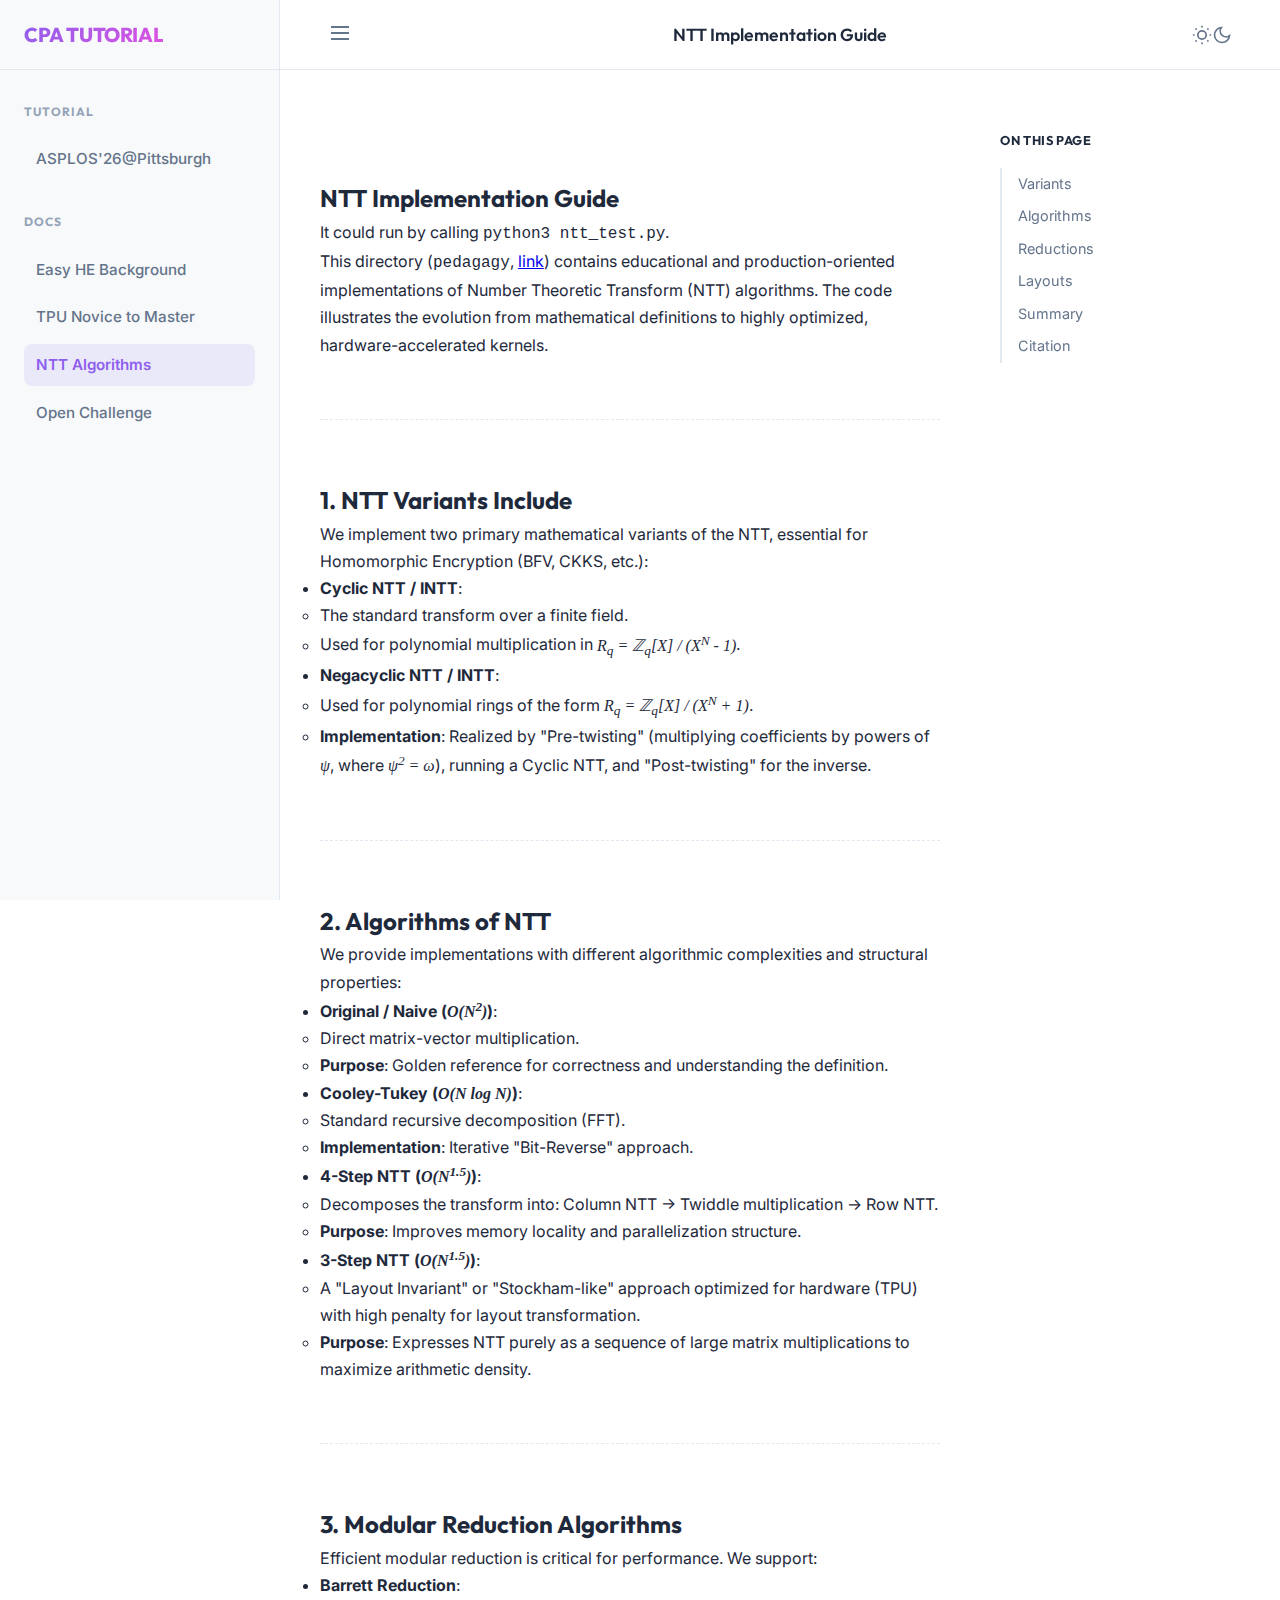
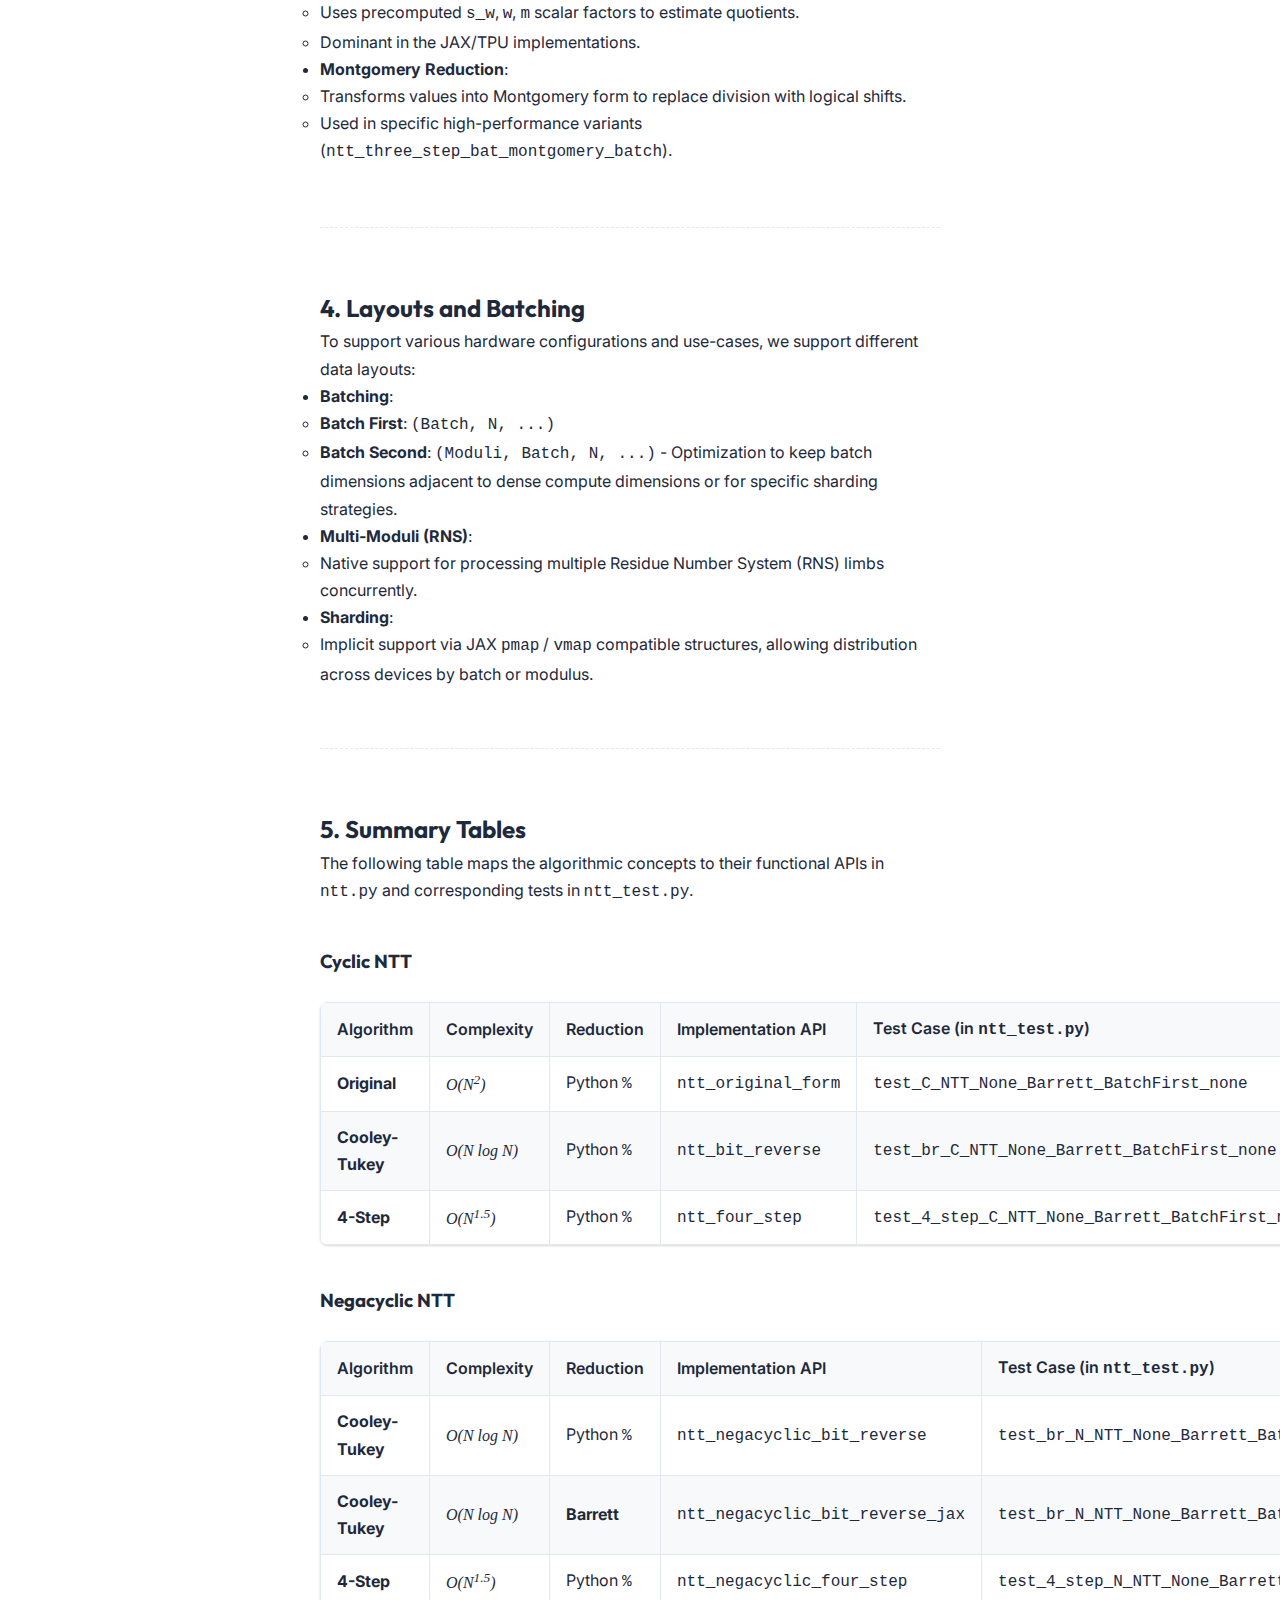
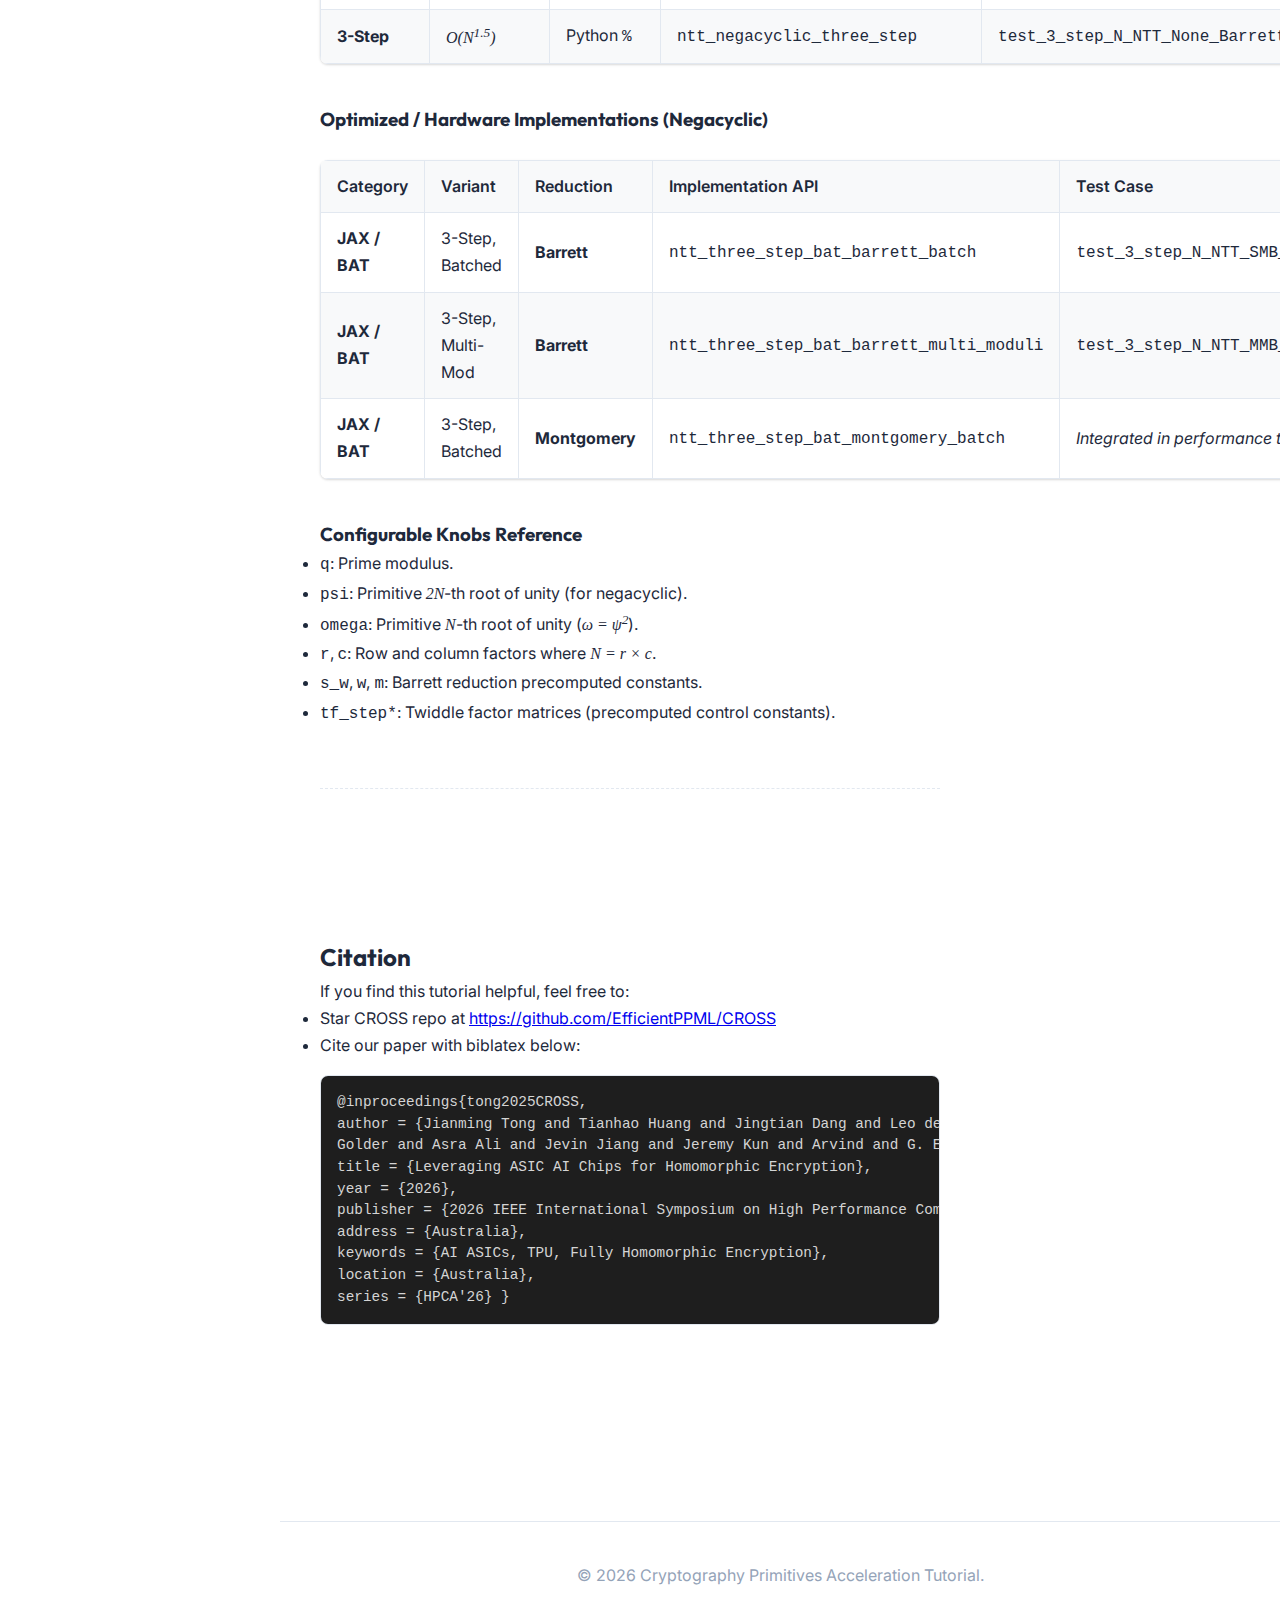
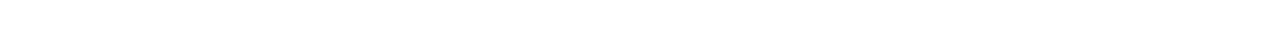
<file: ntt.html>
<!DOCTYPE html>
<html lang="en" data-theme="dark">

<head>
  <meta charset="UTF-8">
  <meta name="viewport" content="width=device-width, initial-scale=1.0">
  <title>NTT Implementation Guide - Privacy-Preserving AI Computing</title>
  <meta name="description" content="Guide to Number Theoretic Transform (NTT) implementations.">

  <!-- Google Fonts: Inter & Outfit for a more modern look -->
  <link rel="preconnect" href="https://fonts.googleapis.com">
  <link rel="preconnect" href="https://fonts.gstatic.com" crossorigin>
  <link
    href="https://fonts.googleapis.com/css2?family=Inter:wght@300;400;500;600;700&family=Outfit:wght@400;500;700;800&display=swap"
    rel="stylesheet">

  <link rel="stylesheet" href="styles.css">
</head>

<body>

  <div class="app-layout">
    <!-- Sidebar Navigation -->
    <aside class="sidebar">
      <div class="sidebar-header">
        <div class="logo">CPA TUTORIAL</div>
        <button id="mobile-close-btn" class="icon-btn" aria-label="Close Menu">
          <svg width="24" height="24" viewBox="0 0 24 24" fill="none" stroke="currentColor" stroke-width="2">
            <path d="M18 6L6 18M6 6l12 12" />
          </svg>
        </button>
      </div>

      <nav class="sidebar-nav">
        <!-- New Sections -->
        <div class="nav-section">
          <h3 class="nav-title">tutorial</h3>
          <ul class="nav-links">
            <li><a href="index.html">ASPLOS'26@Pittsburgh</a></li>
          </ul>
        </div>

        <div class="nav-section">
          <h3 class="nav-title">docs</h3>
          <ul class="nav-links">
            <li><a href="beginner.html">Easy HE Background</a></li>
            <li><a href="tpu.html">TPU Novice to Master</a></li>
            <li><a href="ntt.html" class="active">NTT Algorithms</a></li>
            <li><a href="open_challenge.html">Open Challenge</a></li>
          </ul>
        </div>
      </nav>
    </aside>

    <!-- Main Content Area -->
    <main class="main-content">
      <header class="top-bar">
        <button id="mobile-menu-btn" class="icon-btn" aria-label="Open Menu">
          <svg width="24" height="24" viewBox="0 0 24 24" fill="none" stroke="currentColor" stroke-width="2">
            <path d="M3 12h18M3 6h18M3 18h18" />
          </svg>
        </button>

        <div class="header-title">NTT Implementation Guide</div>

        <div class="top-actions">
          <button id="theme-toggle" class="icon-btn" aria-label="Toggle Theme">
            <!-- Sun Icon -->
            <svg class="sun-icon" width="20" height="20" viewBox="0 0 24 24" fill="none" stroke="currentColor"
              stroke-width="2">
              <circle cx="12" cy="12" r="5" />
              <path
                d="M12 1v2M12 21v2M4.22 4.22l1.42 1.42M18.36 18.36l1.42 1.42M1 12h2M21 12h2M4.22 19.78l1.42-1.42M18.36 5.64l1.42-1.42" />
            </svg>
            <!-- Moon Icon -->
            <svg class="moon-icon" width="20" height="20" viewBox="0 0 24 24" fill="none" stroke="currentColor"
              stroke-width="2">
              <path d="M21 12.79A9 9 0 1 1 11.21 3 7 7 0 0 0 21 12.79z" />
            </svg>
          </button>
        </div>
      </header>

      <div class="content-wrapper">
        <article class="doc-content">

          <section id="ntt-introduction">
            <h2>NTT Implementation Guide</h2>
            <p>It could run by calling <code>python3 ntt_test.py</code>.</p>
            <p>This directory (<code>pedagagy</code>, <a
                href="https://github.com/EfficientPPML/CROSS/blob/main/jaxite_word/pedagagy">link</a>) contains
              educational and production-oriented implementations of Number Theoretic Transform (NTT) algorithms.
              The code illustrates the evolution from mathematical definitions to highly optimized, hardware-accelerated
              kernels.</p>
          </section>

          <section id="ntt-variants">
            <h2>1. NTT Variants Include</h2>
            <p>We implement two primary mathematical variants of the NTT, essential for Homomorphic Encryption (BFV,
              CKKS,
              etc.):</p>
            <ul>
              <li><strong>Cyclic NTT / INTT</strong>:
                <ul>
                  <li>The standard transform over a finite field.</li>
                  <li>Used for polynomial multiplication in <span class="math">R<sub>q</sub> = ℤ<sub>q</sub>[X] /
                      (X<sup>N</sup>
                      - 1)</span>.</li>
                </ul>
              </li>
              <li><strong>Negacyclic NTT / INTT</strong>:
                <ul>
                  <li>Used for polynomial rings of the form <span class="math">R<sub>q</sub> = ℤ<sub>q</sub>[X] /
                      (X<sup>N</sup>
                      + 1)</span>.</li>
                  <li><strong>Implementation</strong>: Realized by "Pre-twisting" (multiplying coefficients by powers of
                    <span class="math">ψ</span>, where <span class="math">ψ<sup>2</sup> = ω</span>), running a Cyclic
                    NTT, and
                    "Post-twisting" for the inverse.
                  </li>
                </ul>
              </li>
            </ul>
          </section>

          <section id="ntt-algorithms">
            <h2>2. Algorithms of NTT</h2>
            <p>We provide implementations with different algorithmic complexities and structural properties:</p>
            <ul>
              <li><strong>Original / Naive (<span class="math">O(N<sup>2</sup>)</span>)</strong>:
                <ul>
                  <li>Direct matrix-vector multiplication.</li>
                  <li><strong>Purpose</strong>: Golden reference for correctness and understanding the definition.</li>
                </ul>
              </li>
              <li><strong>Cooley-Tukey (<span class="math">O(N log N)</span>)</strong>:
                <ul>
                  <li>Standard recursive decomposition (FFT).</li>
                  <li><strong>Implementation</strong>: Iterative "Bit-Reverse" approach.</li>
                </ul>
              </li>
              <li><strong>4-Step NTT (<span class="math">O(N<sup>1.5</sup>)</span>)</strong>:
                <ul>
                  <li>Decomposes the transform into: Column NTT &rarr; Twiddle multiplication &rarr; Row NTT.</li>
                  <li><strong>Purpose</strong>: Improves memory locality and parallelization structure.</li>
                </ul>
              </li>
              <li><strong>3-Step NTT (<span class="math">O(N<sup>1.5</sup>)</span>)</strong>:
                <ul>
                  <li>A "Layout Invariant" or "Stockham-like" approach optimized for hardware (TPU) with high penalty
                    for layout
                    transformation.</li>
                  <li><strong>Purpose</strong>: Expresses NTT purely as a sequence of large matrix multiplications to
                    maximize
                    arithmetic density.</li>
                </ul>
              </li>
            </ul>
          </section>

          <section id="modular-reduction">
            <h2>3. Modular Reduction Algorithms</h2>
            <p>Efficient modular reduction is critical for performance. We support:</p>
            <ul>
              <li><strong>Barrett Reduction</strong>:
                <ul>
                  <li>Uses precomputed <code>s_w</code>, <code>w</code>, <code>m</code> scalar factors to estimate
                    quotients.
                  </li>
                  <li>Dominant in the JAX/TPU implementations.</li>
                </ul>
              </li>
              <li><strong>Montgomery Reduction</strong>:
                <ul>
                  <li>Transforms values into Montgomery form to replace division with logical shifts.</li>
                  <li>Used in specific high-performance variants (<code>ntt_three_step_bat_montgomery_batch</code>).
                  </li>
                </ul>
              </li>
            </ul>
          </section>

          <section id="layouts-batching">
            <h2>4. Layouts and Batching</h2>
            <p>To support various hardware configurations and use-cases, we support different data layouts:</p>
            <ul>
              <li><strong>Batching</strong>:
                <ul>
                  <li><strong>Batch First</strong>: <code>(Batch, N, ...)</code></li>
                  <li><strong>Batch Second</strong>: <code>(Moduli, Batch, N, ...)</code> - Optimization to keep batch
                    dimensions adjacent to dense compute dimensions or for specific sharding strategies.</li>
                </ul>
              </li>
              <li><strong>Multi-Moduli (RNS)</strong>:
                <ul>
                  <li>Native support for processing multiple Residue Number System (RNS) limbs concurrently.</li>
                </ul>
              </li>
              <li><strong>Sharding</strong>:
                <ul>
                  <li>Implicit support via JAX <code>pmap</code> / <code>vmap</code> compatible structures, allowing
                    distribution across devices by batch or modulus.</li>
                </ul>
              </li>
            </ul>
          </section>

          <section id="summary-table">
            <h2>5. Summary Tables</h2>
            <p>The following table maps the algorithmic concepts to their functional APIs in <code>ntt.py</code> and
              corresponding tests in <code>ntt_test.py</code>.</p>

            <h3>Cyclic NTT</h3>
            <table>
              <thead>
                <tr>
                  <th>Algorithm</th>
                  <th>Complexity</th>
                  <th>Reduction</th>
                  <th>Implementation API</th>
                  <th>Test Case (in <code>ntt_test.py</code>)</th>
                </tr>
              </thead>
              <tbody>
                <tr>
                  <td><strong>Original</strong></td>
                  <td><span class="math">O(N<sup>2</sup>)</span></td>
                  <td>Python <code>%</code></td>
                  <td><code>ntt_original_form</code></td>
                  <td><code>test_C_NTT_None_Barrett_BatchFirst_none</code></td>
                </tr>
                <tr>
                  <td><strong>Cooley-Tukey</strong></td>
                  <td><span class="math">O(N log N)</span></td>
                  <td>Python <code>%</code></td>
                  <td><code>ntt_bit_reverse</code></td>
                  <td><code>test_br_C_NTT_None_Barrett_BatchFirst_none</code></td>
                </tr>
                <tr>
                  <td><strong>4-Step</strong></td>
                  <td><span class="math">O(N<sup>1.5</sup>)</span></td>
                  <td>Python <code>%</code></td>
                  <td><code>ntt_four_step</code></td>
                  <td><code>test_4_step_C_NTT_None_Barrett_BatchFirst_none</code></td>
                </tr>
              </tbody>
            </table>

            <h3>Negacyclic NTT</h3>
            <table>
              <thead>
                <tr>
                  <th>Algorithm</th>
                  <th>Complexity</th>
                  <th>Reduction</th>
                  <th>Implementation API</th>
                  <th>Test Case (in <code>ntt_test.py</code>)</th>
                </tr>
              </thead>
              <tbody>
                <tr>
                  <td><strong>Cooley-Tukey</strong></td>
                  <td><span class="math">O(N log N)</span></td>
                  <td>Python <code>%</code></td>
                  <td><code>ntt_negacyclic_bit_reverse</code></td>
                  <td><code>test_br_N_NTT_None_Barrett_BatchFirst_none</code></td>
                </tr>
                <tr>
                  <td><strong>Cooley-Tukey</strong></td>
                  <td><span class="math">O(N log N)</span></td>
                  <td><strong>Barrett</strong></td>
                  <td><code>ntt_negacyclic_bit_reverse_jax</code></td>
                  <td><code>test_br_N_NTT_None_Barrett_BatchFirst_none_Jax</code></td>
                </tr>
                <tr>
                  <td><strong>4-Step</strong></td>
                  <td><span class="math">O(N<sup>1.5</sup>)</span></td>
                  <td>Python <code>%</code></td>
                  <td><code>ntt_negacyclic_four_step</code></td>
                  <td><code>test_4_step_N_NTT_None_Barrett_BatchFirst_none</code></td>
                </tr>
                <tr>
                  <td><strong>3-Step</strong></td>
                  <td><span class="math">O(N<sup>1.5</sup>)</span></td>
                  <td>Python <code>%</code></td>
                  <td><code>ntt_negacyclic_three_step</code></td>
                  <td><code>test_3_step_N_NTT_None_Barrett_BatchFirst_none</code></td>
                </tr>
              </tbody>
            </table>

            <h3>Optimized / Hardware Implementations (Negacyclic)</h3>
            <table>
              <thead>
                <tr>
                  <th>Category</th>
                  <th>Variant</th>
                  <th>Reduction</th>
                  <th>Implementation API</th>
                  <th>Test Case</th>
                </tr>
              </thead>
              <tbody>
                <tr>
                  <td><strong>JAX / BAT</strong></td>
                  <td>3-Step, Batched</td>
                  <td><strong>Barrett</strong></td>
                  <td><code>ntt_three_step_bat_barrett_batch</code></td>
                  <td><code>test_3_step_N_NTT_SMB_Barrett_BatchFirst_none</code></td>
                </tr>
                <tr>
                  <td><strong>JAX / BAT</strong></td>
                  <td>3-Step, Multi-Mod</td>
                  <td><strong>Barrett</strong></td>
                  <td><code>ntt_three_step_bat_barrett_multi_moduli</code></td>
                  <td><code>test_3_step_N_NTT_MMB_Barrett_BatchSecond_none</code></td>
                </tr>
                <tr>
                  <td><strong>JAX / BAT</strong></td>
                  <td>3-Step, Batched</td>
                  <td><strong>Montgomery</strong></td>
                  <td><code>ntt_three_step_bat_montgomery_batch</code></td>
                  <td><em>Integrated in performance tests</em></td>
                </tr>
              </tbody>
            </table>

            <h3>Configurable Knobs Reference</h3>
            <ul>
              <li><code>q</code>: Prime modulus.</li>
              <li><code>psi</code>: Primitive <span class="math">2N</span>-th root of unity (for negacyclic).</li>
              <li><code>omega</code>: Primitive <span class="math">N</span>-th root of unity (<span class="math">ω =
                  ψ<sup>2</sup></span>).</li>
              <li><code>r</code>, <code>c</code>: Row and column factors where <span class="math">N = r × c</span>.</li>
              <li><code>s_w</code>, <code>w</code>, <code>m</code>: Barrett reduction precomputed constants.</li>
              <li><code>tf_step*</code>: Twiddle factor matrices (precomputed control constants).</li>
            </ul>
          </section>

          <!-- Citation Section -->
          <section id="citation" class="citation-section">
            <h2>Citation</h2>
            <p>If you find this tutorial helpful, feel free to:</p>
            <ul>
              <li>Star CROSS repo at <a
                  href="https://github.com/EfficientPPML/CROSS">https://github.com/EfficientPPML/CROSS</a></li>
              <li>Cite our paper with biblatex below:</li>
            </ul>
            <pre><code>@inproceedings{tong2025CROSS,
author = {Jianming Tong and Tianhao Huang and Jingtian Dang and Leo de Castro and Anirudh Itagi and Anupam
Golder and Asra Ali and Jevin Jiang and Jeremy Kun and Arvind and G. Edward Suh and Tushar Krishna},
title = {Leveraging ASIC AI Chips for Homomorphic Encryption},
year = {2026},
publisher = {2026 IEEE International Symposium on High Performance Computer Architecture (HPCA)},
address = {Australia},
keywords = {AI ASICs, TPU, Fully Homomorphic Encryption},
location = {Australia},
series = {HPCA'26} }</code></pre>
          </section>
        </article>

        <aside class="on-this-page">
          <h4>On this page</h4>
          <ul>
            <li><a href="#ntt-variants">Variants</a></li>
            <li><a href="#ntt-algorithms">Algorithms</a></li>
            <li><a href="#modular-reduction">Reductions</a></li>
            <li><a href="#layouts-batching">Layouts</a></li>
            <li><a href="#summary-table">Summary</a></li>
            <li><a href="#citation">Citation</a></li>
          </ul>
        </aside>
      </div>

      <footer class="site-footer">
        <p>&copy; 2026 Cryptography Primitives Acceleration Tutorial.</p>
      </footer>
    </main>
  </div>

  <script src="script.js"></script>
</body>

</html>
</file>
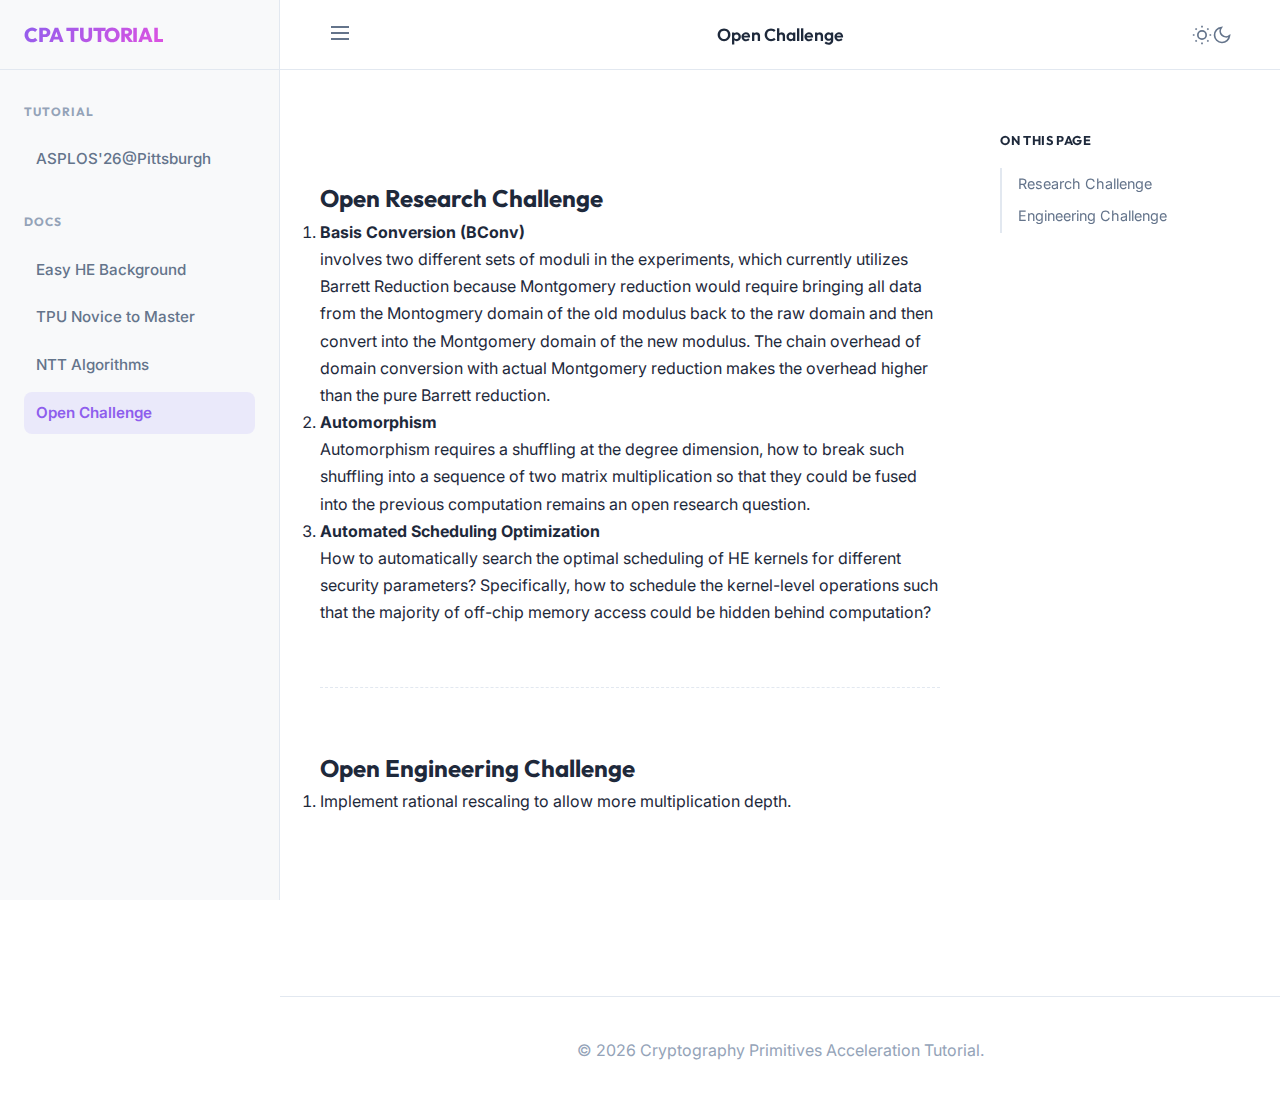
<file: open_challenge.html>
<!DOCTYPE html>
<html lang="en" data-theme="dark">

<head>
  <meta charset="UTF-8">
  <meta name="viewport" content="width=device-width, initial-scale=1.0">
  <title>Open Challenge - Privacy-Preserving AI Computing</title>
  <meta name="description" content="Open Research and Engineering Challenges in Privacy-Preserving AI.">

  <!-- Google Fonts: Inter & Outfit for a more modern look -->
  <link rel="preconnect" href="https://fonts.googleapis.com">
  <link rel="preconnect" href="https://fonts.gstatic.com" crossorigin>
  <link
    href="https://fonts.googleapis.com/css2?family=Inter:wght@300;400;500;600;700&family=Outfit:wght@400;500;700;800&display=swap"
    rel="stylesheet">

  <link rel="stylesheet" href="styles.css">
</head>

<body>

  <div class="app-layout">
    <!-- Sidebar Navigation -->
    <aside class="sidebar">
      <div class="sidebar-header">
        <div class="logo">CPA TUTORIAL</div>
        <button id="mobile-close-btn" class="icon-btn" aria-label="Close Menu">
          <svg width="24" height="24" viewBox="0 0 24 24" fill="none" stroke="currentColor" stroke-width="2">
            <path d="M18 6L6 18M6 6l12 12" />
          </svg>
        </button>
      </div>

      <nav class="sidebar-nav">
        <!-- New Sections -->
        <div class="nav-section">
          <h3 class="nav-title">tutorial</h3>
          <ul class="nav-links">
            <li><a href="index.html">ASPLOS'26@Pittsburgh</a></li>
          </ul>
        </div>

        <div class="nav-section">
          <h3 class="nav-title">docs</h3>
          <ul class="nav-links">
            <li><a href="beginner.html">Easy HE Background</a></li>
            <li><a href="tpu.html">TPU Novice to Master</a></li>
            <li><a href="ntt.html">NTT Algorithms</a></li>
            <li><a href="open_challenge.html" class="active">Open Challenge</a></li>
          </ul>
        </div>
      </nav>
    </aside>

    <!-- Main Content Area -->
    <main class="main-content">
      <header class="top-bar">
        <button id="mobile-menu-btn" class="icon-btn" aria-label="Open Menu">
          <svg width="24" height="24" viewBox="0 0 24 24" fill="none" stroke="currentColor" stroke-width="2">
            <path d="M3 12h18M3 6h18M3 18h18" />
          </svg>
        </button>

        <div class="header-title">Open Challenge</div>

        <div class="top-actions">
          <button id="theme-toggle" class="icon-btn" aria-label="Toggle Theme">
            <!-- Sun Icon -->
            <svg class="sun-icon" width="20" height="20" viewBox="0 0 24 24" fill="none" stroke="currentColor"
              stroke-width="2">
              <circle cx="12" cy="12" r="5" />
              <path
                d="M12 1v2M12 21v2M4.22 4.22l1.42 1.42M18.36 18.36l1.42 1.42M1 12h2M21 12h2M4.22 19.78l1.42-1.42M18.36 5.64l1.42-1.42" />
            </svg>
            <!-- Moon Icon -->
            <svg class="moon-icon" width="20" height="20" viewBox="0 0 24 24" fill="none" stroke="currentColor"
              stroke-width="2">
              <path d="M21 12.79A9 9 0 1 1 11.21 3 7 7 0 0 0 21 12.79z" />
            </svg>
          </button>
        </div>
      </header>

      <div class="content-wrapper">
        <article class="doc-content">

          <section id="research-challenge">
            <h2>Open Research Challenge</h2>
            <ol>
              <li>
                <strong>Basis Conversion (BConv)</strong><br>
                involves two different sets of moduli in the experiments, which currently utilizes Barrett Reduction
                because Montgomery reduction would require bringing all data from the Montogmery domain of the old
                modulus back to the raw domain and then convert into the Montgomery domain of the new modulus. The chain
                overhead of domain conversion with actual Montgomery reduction makes the overhead higher than the pure
                Barrett reduction.
              </li>
              <li>
                <strong>Automorphism</strong><br>
                Automorphism requires a shuffling at the degree dimension, how to break such shuffling into a sequence
                of two matrix
                multiplication so that they could be fused into the previous computation remains an open research
                question.
              </li>
              <li>
                <strong>Automated Scheduling Optimization</strong><br>
                How to automatically search the optimal scheduling of HE kernels for different security parameters?
                Specifically, how to schedule the kernel-level operations such that the majority of off-chip memory
                access could be hidden behind computation?
              </li>
            </ol>
          </section>

          <section id="engineering-challenge">
            <h2>Open Engineering Challenge</h2>
            <ol>
              <li>
                Implement rational rescaling to allow more multiplication depth.
              </li>
            </ol>
          </section>

        </article>

        <aside class="on-this-page">
          <h4>On this page</h4>
          <ul>
            <li><a href="#research-challenge">Research Challenge</a></li>
            <li><a href="#engineering-challenge">Engineering Challenge</a></li>
          </ul>
        </aside>
      </div>

      <footer class="site-footer">
        <p>&copy; 2026 Cryptography Primitives Acceleration Tutorial.</p>
      </footer>
    </main>
  </div>

  <script src="script.js"></script>
</body>

</html>
</file>
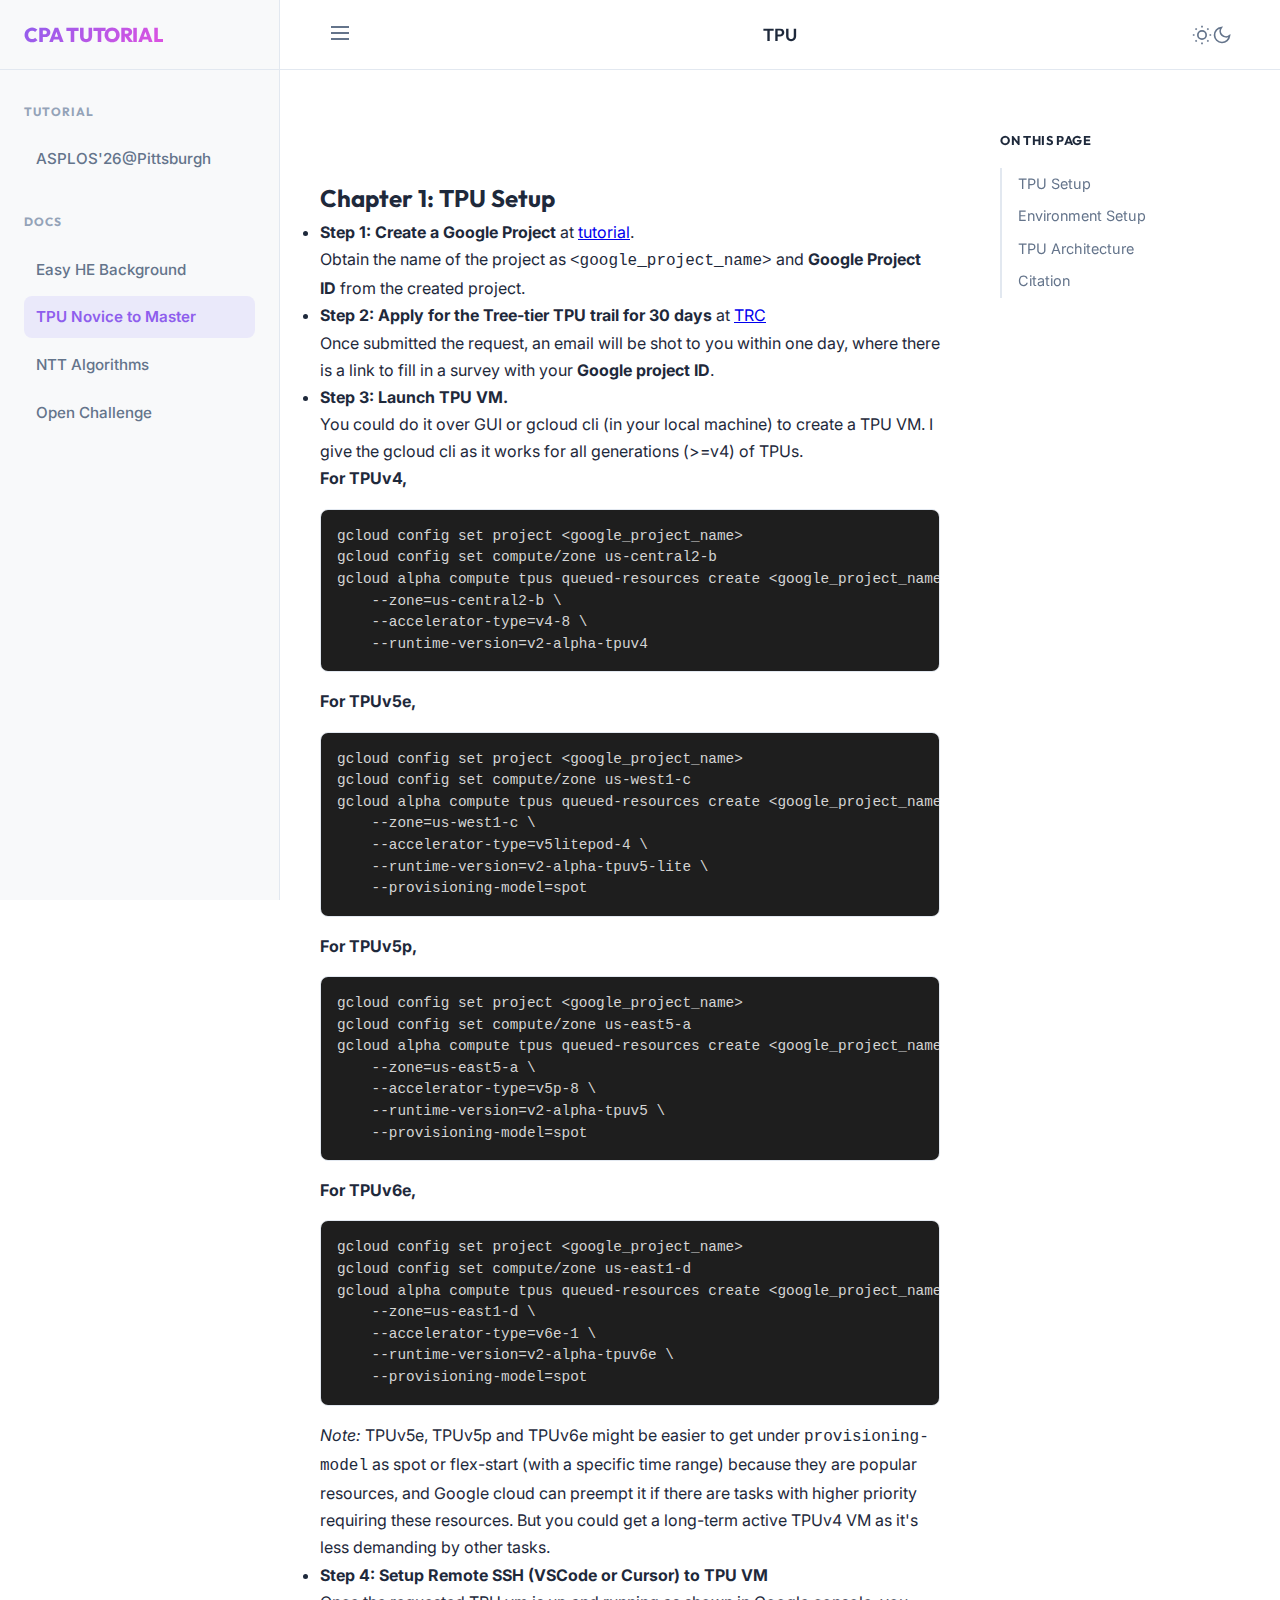
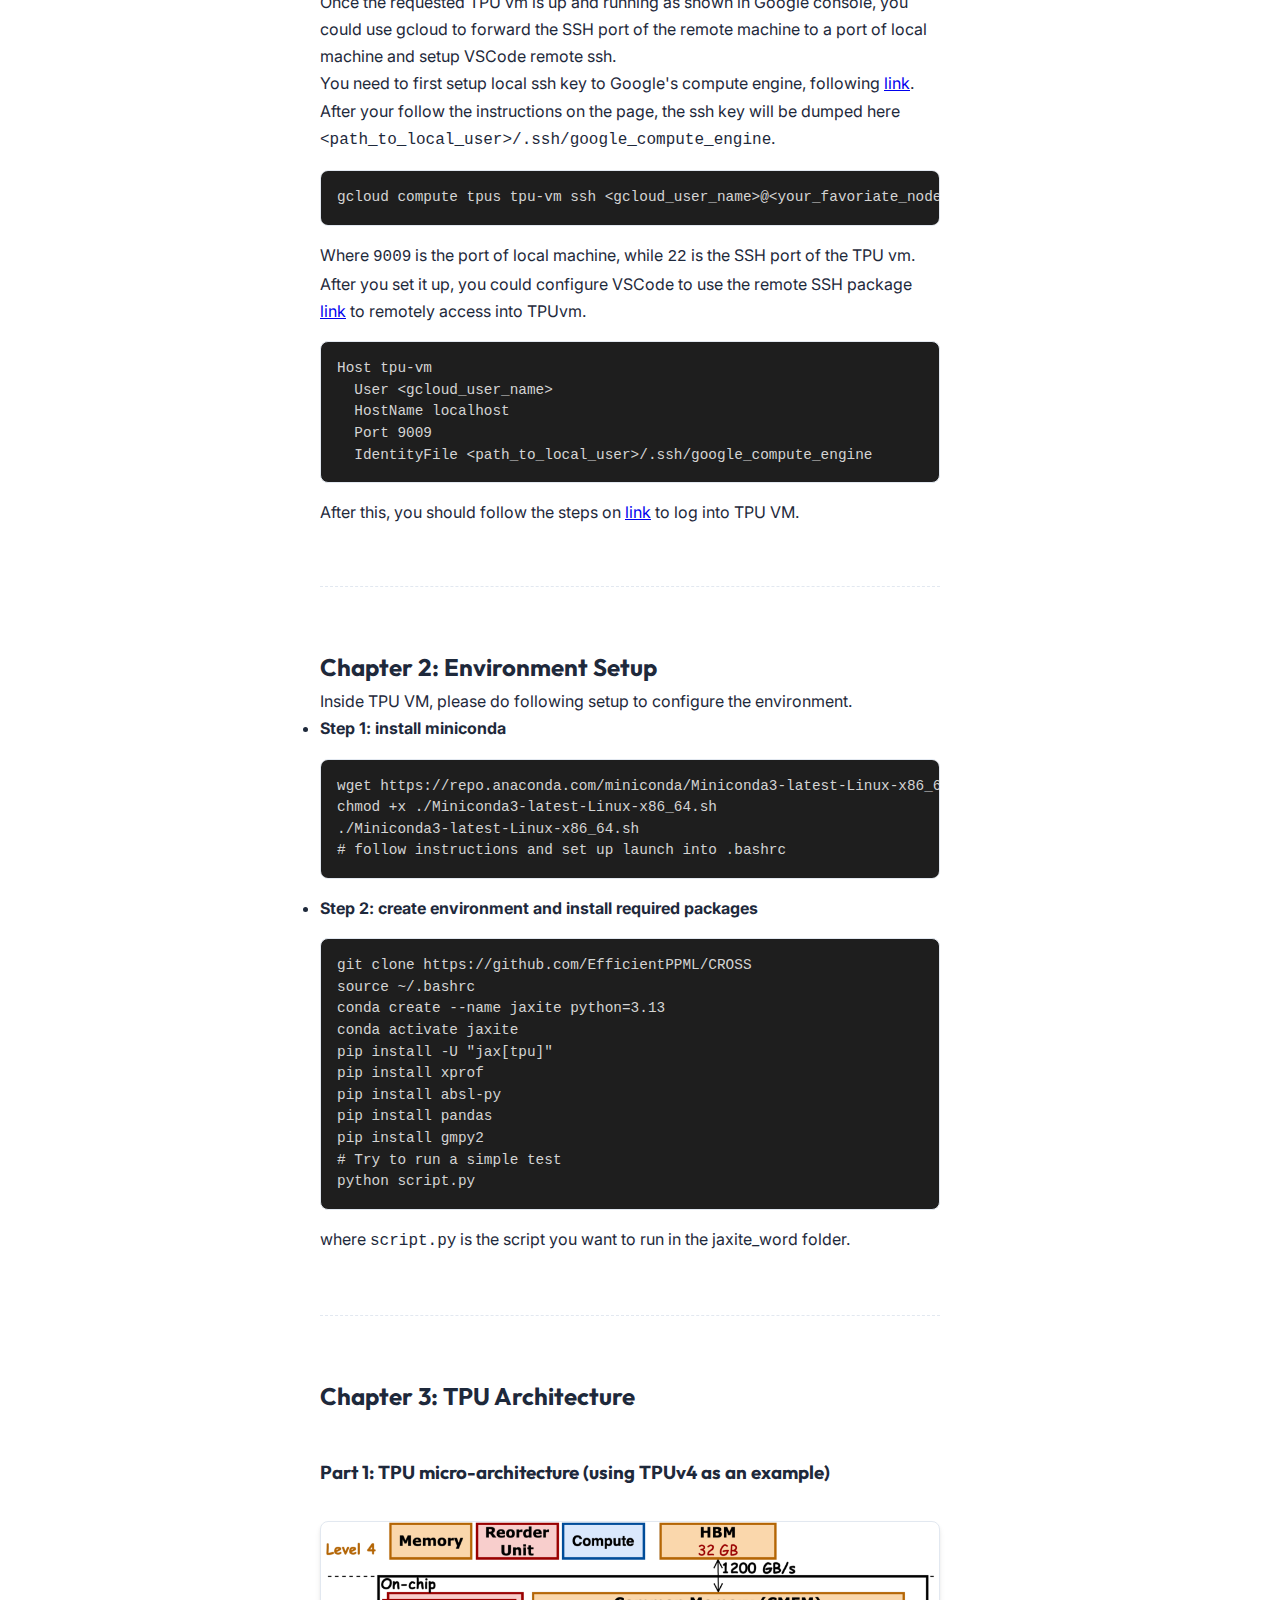
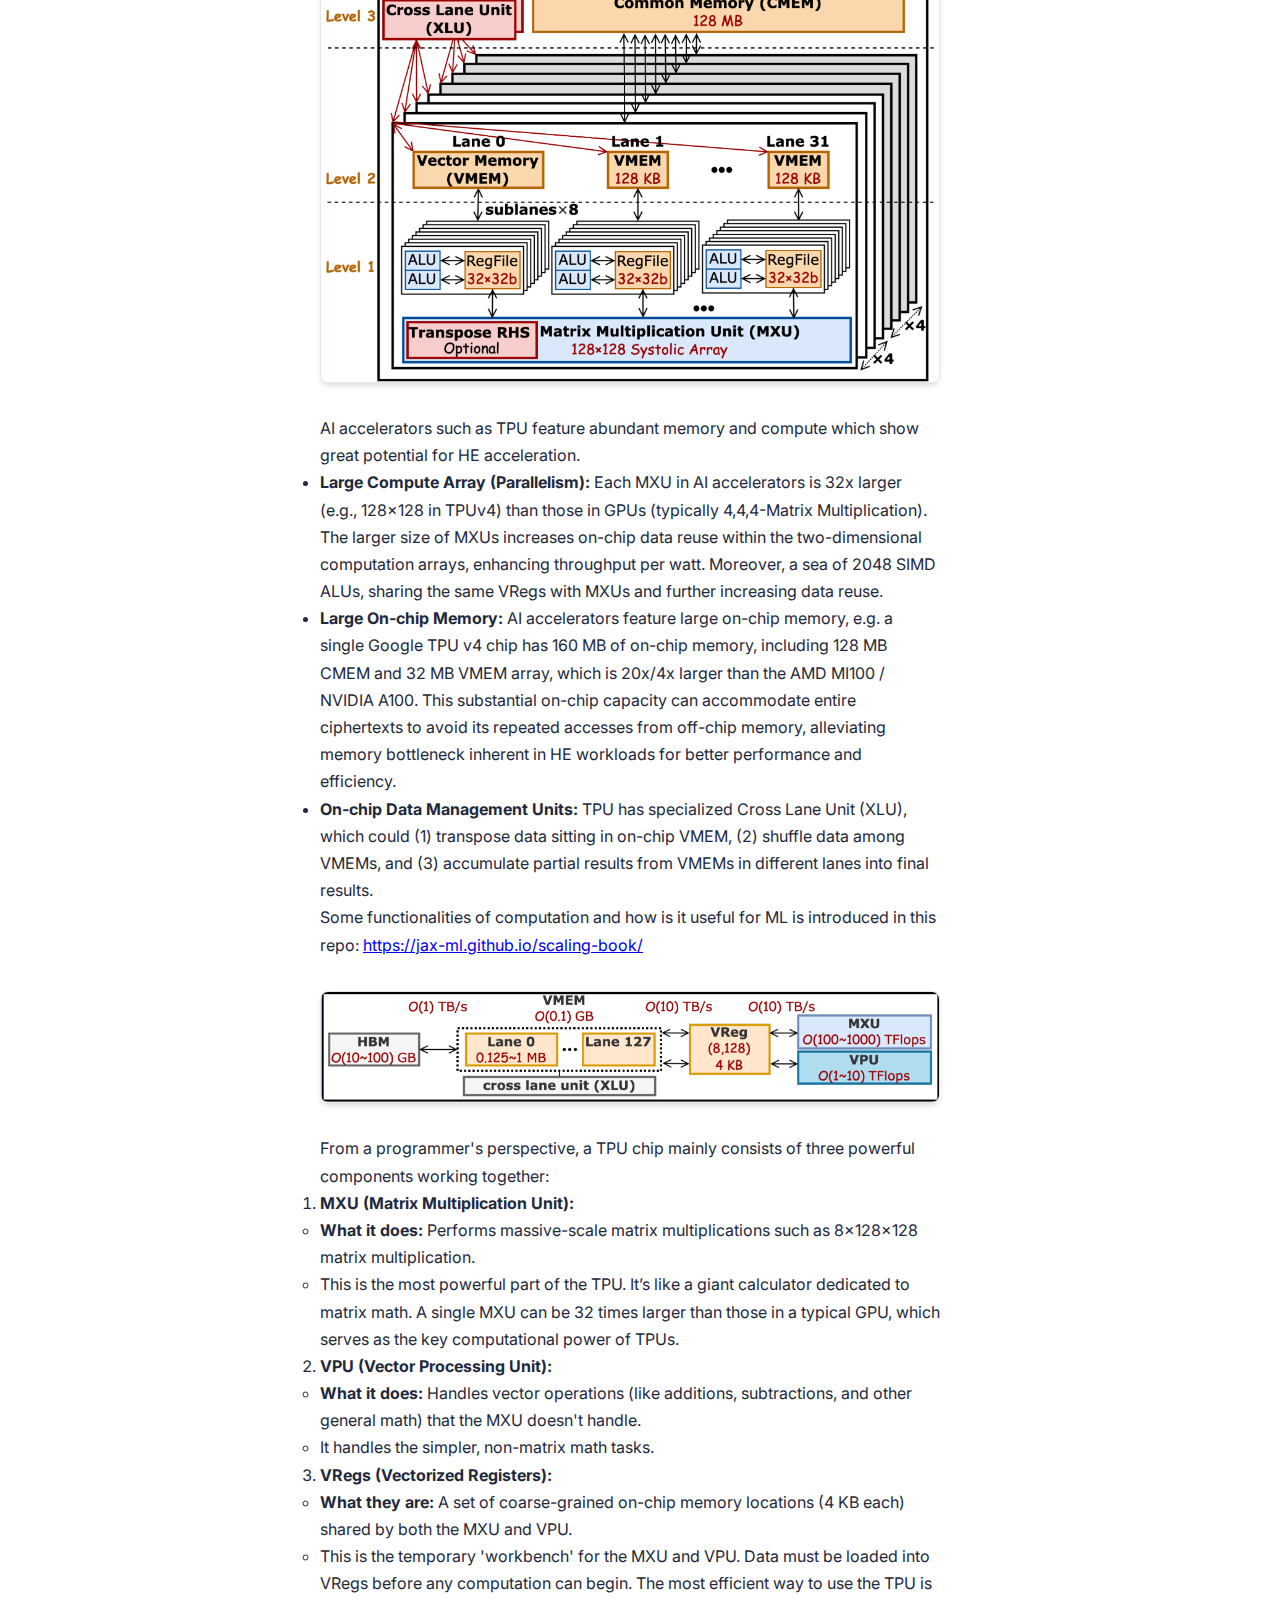
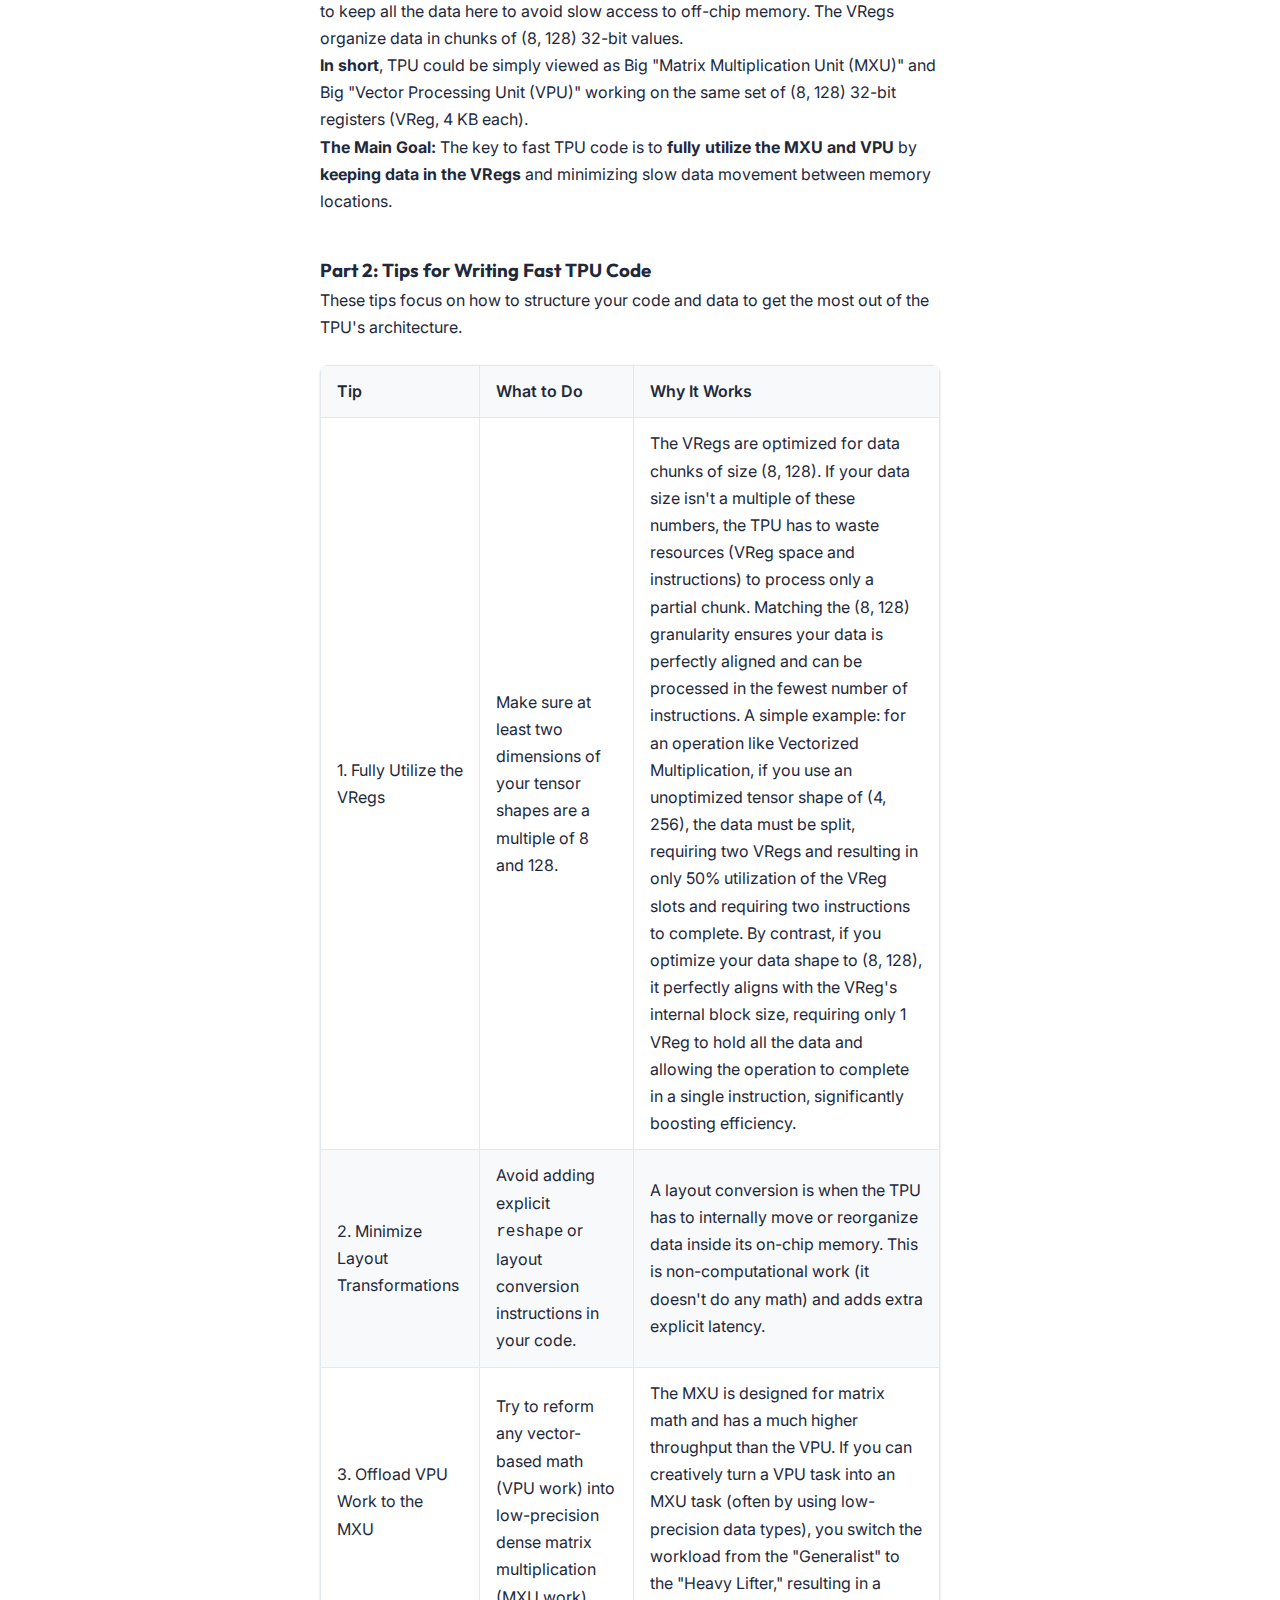
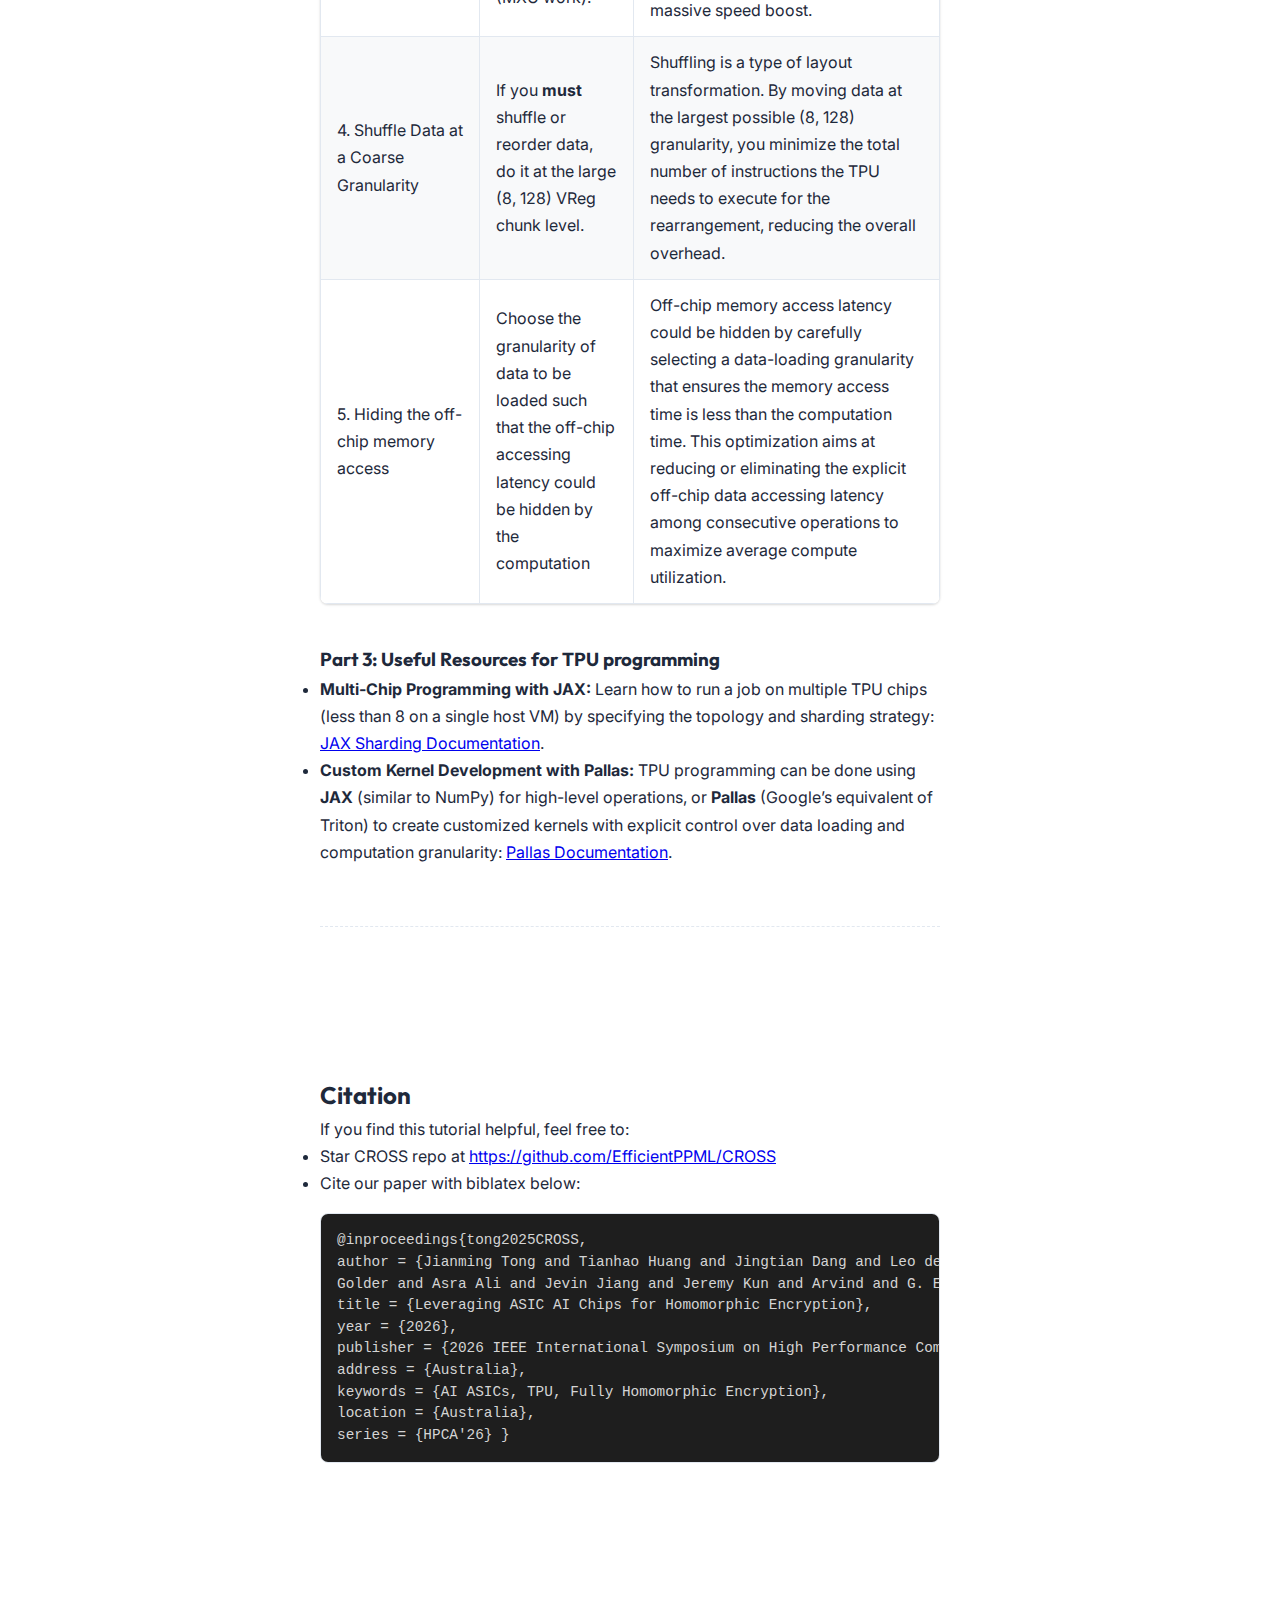
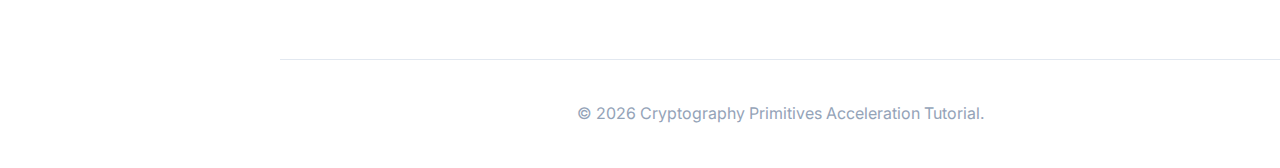
<file: tpu.html>
<!DOCTYPE html>
<html lang="en" data-theme="dark">

<head>
  <meta charset="UTF-8">
  <meta name="viewport" content="width=device-width, initial-scale=1.0">
  <title>TPU</title>
  <meta name="description" content="Guide to setting up Google Cloud TPU for Privacy-Preserving AI.">

  <!-- Google Fonts: Inter & Outfit for a more modern look -->
  <link rel="preconnect" href="https://fonts.googleapis.com">
  <link rel="preconnect" href="https://fonts.gstatic.com" crossorigin>
  <link
    href="https://fonts.googleapis.com/css2?family=Inter:wght@300;400;500;600;700&family=Outfit:wght@400;500;700;800&display=swap"
    rel="stylesheet">

  <link rel="stylesheet" href="styles.css">
</head>

<body>

  <div class="app-layout">
    <!-- Sidebar Navigation -->
    <aside class="sidebar">
      <div class="sidebar-header">
        <div class="logo">CPA TUTORIAL</div>
        <button id="mobile-close-btn" class="icon-btn" aria-label="Close Menu">
          <svg width="24" height="24" viewBox="0 0 24 24" fill="none" stroke="currentColor" stroke-width="2">
            <path d="M18 6L6 18M6 6l12 12" />
          </svg>
        </button>
      </div>

      <nav class="sidebar-nav">
        <!-- New Sections -->
        <div class="nav-section">
          <h3 class="nav-title">tutorial</h3>
          <ul class="nav-links">
            <li><a href="index.html">ASPLOS'26@Pittsburgh</a></li>
          </ul>
        </div>

        <div class="nav-section">
          <h3 class="nav-title">docs</h3>
          <ul class="nav-links">
            <li><a href="beginner.html">Easy HE Background</a></li>
            <li><a href="tpu.html" class="active">TPU Novice to Master</a></li>
            <li><a href="ntt.html">NTT Algorithms</a></li>
            <li><a href="open_challenge.html">Open Challenge</a></li>
          </ul>
        </div>
      </nav>
    </aside>

    <!-- Main Content Area -->
    <main class="main-content">
      <header class="top-bar">
        <button id="mobile-menu-btn" class="icon-btn" aria-label="Open Menu">
          <svg width="24" height="24" viewBox="0 0 24 24" fill="none" stroke="currentColor" stroke-width="2">
            <path d="M3 12h18M3 6h18M3 18h18" />
          </svg>
        </button>

        <div class="header-title">TPU</div>

        <div class="top-actions">
          <button id="theme-toggle" class="icon-btn" aria-label="Toggle Theme">
            <!-- Sun Icon -->
            <svg class="sun-icon" width="20" height="20" viewBox="0 0 24 24" fill="none" stroke="currentColor"
              stroke-width="2">
              <circle cx="12" cy="12" r="5" />
              <path
                d="M12 1v2M12 21v2M4.22 4.22l1.42 1.42M18.36 18.36l1.42 1.42M1 12h2M21 12h2M4.22 19.78l1.42-1.42M18.36 5.64l1.42-1.42" />
            </svg>
            <!-- Moon Icon -->
            <svg class="moon-icon" width="20" height="20" viewBox="0 0 24 24" fill="none" stroke="currentColor"
              stroke-width="2">
              <path d="M21 12.79A9 9 0 1 1 11.21 3 7 7 0 0 0 21 12.79z" />
            </svg>
          </button>
        </div>
      </header>

      <div class="content-wrapper">
        <article class="doc-content">

          <section id="tpu-setup">
            <h2>Chapter 1: TPU Setup</h2>

            <ul>
              <li>
                <strong>Step 1: Create a Google Project</strong> at <a
                  href="https://cloud.google.com/appengine/docs/standard/nodejs/building-app/creating-project">tutorial</a>.
                <br>
                Obtain the name of the project as <code>&lt;google_project_name&gt;</code> and <strong>Google Project
                  ID</strong>
                from the created project.
              </li>

              <li>
                <strong>Step 2: Apply for the Tree-tier TPU trail for 30 days</strong> at <a
                  href="https://sites.research.google/trc/about/">TRC</a>
                <p>Once submitted the request, an email will be shot to you within one day, where there is a link to
                  fill in a
                  survey with your <strong>Google project ID</strong>.</p>
              </li>

              <li>
                <strong>Step 3: Launch TPU VM.</strong>
                <p>You could do it over GUI or gcloud cli (in your local machine) to create a TPU VM. I give the gcloud
                  cli as it
                  works for all generations (>=v4) of TPUs.</p>

                <!-- Placeholder for Image mentioned in previous content -->
                <!-- [Image of Google Cloud TPU architecture and VM connection workflow] -->

                <p><strong>For TPUv4,</strong></p>
                <pre><code>gcloud config set project &lt;google_project_name&gt;
gcloud config set compute/zone us-central2-b
gcloud alpha compute tpus queued-resources create &lt;google_project_name&gt; --node-id=&lt;your_favoriate_node_name&gt; \
    --zone=us-central2-b \
    --accelerator-type=v4-8 \
    --runtime-version=v2-alpha-tpuv4</code></pre>

                <p><strong>For TPUv5e,</strong></p>
                <pre><code>gcloud config set project &lt;google_project_name&gt;
gcloud config set compute/zone us-west1-c
gcloud alpha compute tpus queued-resources create &lt;google_project_name&gt; --node-id=&lt;your_favoriate_node_name&gt; \
    --zone=us-west1-c \
    --accelerator-type=v5litepod-4 \
    --runtime-version=v2-alpha-tpuv5-lite \
    --provisioning-model=spot</code></pre>

                <p><strong>For TPUv5p,</strong></p>
                <pre><code>gcloud config set project &lt;google_project_name&gt;
gcloud config set compute/zone us-east5-a
gcloud alpha compute tpus queued-resources create &lt;google_project_name&gt; --node-id=&lt;your_favoriate_node_name&gt; \
    --zone=us-east5-a \
    --accelerator-type=v5p-8 \
    --runtime-version=v2-alpha-tpuv5 \
    --provisioning-model=spot</code></pre>

                <p><strong>For TPUv6e,</strong></p>
                <pre><code>gcloud config set project &lt;google_project_name&gt;
gcloud config set compute/zone us-east1-d
gcloud alpha compute tpus queued-resources create &lt;google_project_name&gt; --node-id=&lt;your_favoriate_node_name&gt; \
    --zone=us-east1-d \
    --accelerator-type=v6e-1 \
    --runtime-version=v2-alpha-tpuv6e \
    --provisioning-model=spot</code></pre>

                <p><em>Note:</em> TPUv5e, TPUv5p and TPUv6e might be easier to get under <code>provisioning-model</code>
                  as spot or flex-start (with a specific time range) because they are popular resources, and Google
                  cloud can preempt it if there are tasks with higher priority requiring these resources. But you could
                  get a long-term active TPUv4 VM as it's less demanding by other tasks.
                </p>
              </li>

              <li>
                <strong>Step 4: Setup Remote SSH (VSCode or Cursor) to TPU VM</strong>
                <p>Once the requested TPU vm is up and running as shown in Google console, you could use gcloud to
                  forward the SSH
                  port of the remote machine to a port of local machine and setup VSCode remote ssh.</p>
                <p>You need to first setup local ssh key to Google's compute engine, following <a
                    href="https://cloud.google.com/compute/docs/connect/create-ssh-keys#gcloud">link</a>. After your
                  follow the
                  instructions on the page, the ssh key will be dumped here
                  <code>&lt;path_to_local_user&gt;/.ssh/google_compute_engine</code>.
                </p>

                <pre><code>gcloud compute tpus tpu-vm ssh &lt;gcloud_user_name&gt;@&lt;your_favoriate_node_name&gt; -- -L 9009:localhost:22</code></pre>
                <p>Where <code>9009</code> is the port of local machine, while <code>22</code> is the SSH port of the
                  TPU vm.</p>

                <p>After you set it up, you could configure VSCode to use the remote SSH package <a
                    href="https://code.visualstudio.com/docs/remote/ssh">link</a> to remotely access into TPUvm.</p>

                <pre><code>Host tpu-vm
  User &lt;gcloud_user_name&gt;
  HostName localhost
  Port 9009
  IdentityFile &lt;path_to_local_user&gt;/.ssh/google_compute_engine</code></pre>

                <p>After this, you should follow the steps on <a
                    href="https://code.visualstudio.com/docs/remote/ssh">link</a> to
                  log into TPU VM.</p>
              </li>
            </ul>
          </section>

          <section id="env-setup">
            <h2>Chapter 2: Environment Setup</h2>
            <p>Inside TPU VM, please do following setup to configure the environment.</p>

            <ul>
              <li>
                <strong>Step 1: install miniconda</strong>
                <pre><code>wget https://repo.anaconda.com/miniconda/Miniconda3-latest-Linux-x86_64.sh
chmod +x ./Miniconda3-latest-Linux-x86_64.sh
./Miniconda3-latest-Linux-x86_64.sh
# follow instructions and set up launch into .bashrc</code></pre>
              </li>

              <li>
                <strong>Step 2: create environment and install required packages</strong>
                <pre><code>git clone https://github.com/EfficientPPML/CROSS
source ~/.bashrc
conda create --name jaxite python=3.13
conda activate jaxite
pip install -U "jax[tpu]"
pip install xprof
pip install absl-py
pip install pandas
pip install gmpy2
# Try to run a simple test
python script.py </code></pre>
              </li>
              where <code>script.py</code> is the script you want to run in the jaxite_word folder.
            </ul>
          </section>

          <section id="tpu-architecture">
            <h2>Chapter 3: TPU Architecture</h2>

            <h3>Part 1: TPU micro-architecture (using TPUv4 as an example)</h3>
            <img src="fig/tpu_tip_image2.png" alt="TPU v4 Architecture Diagram">

            <p>AI accelerators such as TPU feature abundant memory and compute which show great potential for HE
              acceleration.</p>

            <ul>
              <li><strong>Large Compute Array (Parallelism):</strong> Each MXU in AI accelerators is 32x larger (e.g.,
                128x128 in TPUv4) than those in GPUs (typically 4,4,4-Matrix Multiplication). The larger size of MXUs
                increases on-chip data reuse within the two-dimensional computation arrays, enhancing throughput per
                watt. Moreover, a sea of 2048 SIMD ALUs, sharing the same VRegs with MXUs and further increasing data
                reuse.</li>
              <li><strong>Large On-chip Memory:</strong> AI accelerators feature large on-chip memory, e.g. a single
                Google TPU v4 chip has 160 MB of on-chip memory, including 128 MB CMEM and 32 MB VMEM array, which is
                20x/4x larger than the AMD MI100 / NVIDIA A100. This substantial on-chip capacity can accommodate entire
                ciphertexts to avoid its repeated accesses from off-chip memory, alleviating memory bottleneck inherent
                in HE workloads for better performance and efficiency.</li>
              <li><strong>On-chip Data Management Units:</strong> TPU has specialized Cross Lane Unit (XLU), which could
                (1) transpose data sitting in on-chip VMEM, (2) shuffle data among VMEMs, and (3) accumulate partial
                results from VMEMs in different lanes into final results.</li>
            </ul>

            <p>Some functionalities of computation and how is it useful for ML is introduced in this repo: <a
                href="https://jax-ml.github.io/scaling-book/">https://jax-ml.github.io/scaling-book/</a></p>

            <img src="fig/tpu_tip_image1.png" alt="TPU Components Diagram">

            <p>From a programmer's perspective, a TPU chip mainly consists of three powerful components working
              together:</p>

            <ol>
              <li><strong>MXU (Matrix Multiplication Unit):</strong>
                <ul>
                  <li><strong>What it does:</strong> Performs massive-scale matrix multiplications such as 8x128x128
                    matrix multiplication.</li>
                  <li>This is the most powerful part of the TPU. It’s like a giant calculator dedicated to matrix math.
                    A single MXU can be 32 times larger than those in a typical GPU, which serves as the key
                    computational power of TPUs.</li>
                </ul>
              </li>
              <li><strong>VPU (Vector Processing Unit):</strong>
                <ul>
                  <li><strong>What it does:</strong> Handles vector operations (like additions, subtractions, and other
                    general math) that the MXU doesn't handle.</li>
                  <li>It handles the simpler, non-matrix math tasks.</li>
                </ul>
              </li>
              <li><strong>VRegs (Vectorized Registers):</strong>
                <ul>
                  <li><strong>What they are:</strong> A set of coarse-grained on-chip memory locations (4 KB each)
                    shared by both the MXU and VPU.</li>
                  <li>This is the temporary 'workbench' for the MXU and VPU. Data must be loaded into VRegs before any
                    computation can begin. The most efficient way to use the TPU is to keep all the data here to avoid
                    slow access to off-chip memory. The VRegs organize data in chunks of (8, 128) 32-bit values.</li>
                </ul>
              </li>
            </ol>

            <p><strong>In short</strong>, TPU could be simply viewed as Big "Matrix Multiplication Unit (MXU)" and Big
              "Vector Processing Unit (VPU)" working on the same set of (8, 128) 32-bit registers (VReg, 4 KB each).</p>

            <p><strong>The Main Goal:</strong> The key to fast TPU code is to <strong>fully utilize the MXU and
                VPU</strong> by <strong>keeping data in the VRegs</strong> and minimizing slow data movement between
              memory locations.</p>

            <h3>Part 2: Tips for Writing Fast TPU Code</h3>
            <p>These tips focus on how to structure your code and data to get the most out of the TPU's architecture.
            </p>

            <table>
              <thead>
                <tr>
                  <th>Tip</th>
                  <th>What to Do</th>
                  <th>Why It Works</th>
                </tr>
              </thead>
              <tbody>
                <tr>
                  <td>1. Fully Utilize the VRegs</td>
                  <td>Make sure at least two dimensions of your tensor shapes are a multiple of 8 and 128.</td>
                  <td>The VRegs are optimized for data chunks of size (8, 128). If your data size isn't a multiple of
                    these numbers, the TPU has to waste resources (VReg space and instructions) to process only a
                    partial chunk. Matching the (8, 128) granularity ensures your data is perfectly aligned and can be
                    processed in the fewest number of instructions. A simple example: for an operation like Vectorized
                    Multiplication, if you use an unoptimized tensor shape of (4, 256), the data must be split,
                    requiring two VRegs and resulting in only 50% utilization of the VReg slots and requiring two
                    instructions to complete. By contrast, if you optimize your data shape to (8, 128), it perfectly
                    aligns with the VReg's internal block size, requiring only 1 VReg to hold all the data and allowing
                    the operation to complete in a single instruction, significantly boosting efficiency.</td>
                </tr>
                <tr>
                  <td>2. Minimize Layout Transformations</td>
                  <td>Avoid adding explicit <code>reshape</code> or layout conversion instructions in your code.</td>
                  <td>A layout conversion is when the TPU has to internally move or reorganize data inside its on-chip
                    memory. This is non-computational work (it doesn't do any math) and adds extra explicit latency.
                  </td>
                </tr>
                <tr>
                  <td>3. Offload VPU Work to the MXU</td>
                  <td>Try to reform any vector-based math (VPU work) into low-precision dense matrix multiplication (MXU
                    work).</td>
                  <td>The MXU is designed for matrix math and has a much higher throughput than the VPU. If you can
                    creatively turn a VPU task into an MXU task (often by using low-precision data types), you switch
                    the workload from the "Generalist" to the "Heavy Lifter," resulting in a massive speed boost.</td>
                </tr>
                <tr>
                  <td>4. Shuffle Data at a Coarse Granularity</td>
                  <td>If you <strong>must</strong> shuffle or reorder data, do it at the large (8, 128) VReg chunk
                    level.</td>
                  <td>Shuffling is a type of layout transformation. By moving data at the largest possible (8, 128)
                    granularity, you minimize the total number of instructions the TPU needs to execute for the
                    rearrangement, reducing the overall overhead.</td>
                </tr>
                <tr>
                  <td>5. Hiding the off-chip memory access</td>
                  <td>Choose the granularity of data to be loaded such that the off-chip accessing latency could be
                    hidden by the computation</td>
                  <td>Off-chip memory access latency could be hidden by carefully selecting a data-loading granularity
                    that ensures the memory access time is less than the computation time. This optimization aims at
                    reducing or eliminating the explicit off-chip data accessing latency among consecutive operations to
                    maximize average compute utilization.</td>
                </tr>
              </tbody>
            </table>

            <h3>Part 3: Useful Resources for TPU programming</h3>
            <ul>
              <li><strong>Multi-Chip Programming with JAX:</strong> Learn how to run a job on multiple TPU chips (less
                than 8 on a single host VM) by specifying the topology and sharding strategy: <a
                  href="https://docs.jax.dev/en/latest/jax.sharding.html">JAX Sharding Documentation</a>.</li>
              <li><strong>Custom Kernel Development with Pallas:</strong> TPU programming can be done using
                <strong>JAX</strong> (similar to NumPy) for high-level operations, or <strong>Pallas</strong> (Google’s
                equivalent of Triton) to create customized kernels with explicit control over data loading and
                computation granularity: <a href="https://docs.jax.dev/en/latest/pallas/index.html">Pallas
                  Documentation</a>.
              </li>
            </ul>
          </section>

          <!-- Citation Section -->
          <section id="citation" class="citation-section">
            <h2>Citation</h2>
            <p>If you find this tutorial helpful, feel free to:</p>
            <ul>
              <li>Star CROSS repo at <a
                  href="https://github.com/EfficientPPML/CROSS">https://github.com/EfficientPPML/CROSS</a></li>
              <li>Cite our paper with biblatex below:</li>
            </ul>
            <pre><code>@inproceedings{tong2025CROSS,
author = {Jianming Tong and Tianhao Huang and Jingtian Dang and Leo de Castro and Anirudh Itagi and Anupam
Golder and Asra Ali and Jevin Jiang and Jeremy Kun and Arvind and G. Edward Suh and Tushar Krishna},
title = {Leveraging ASIC AI Chips for Homomorphic Encryption},
year = {2026},
publisher = {2026 IEEE International Symposium on High Performance Computer Architecture (HPCA)},
address = {Australia},
keywords = {AI ASICs, TPU, Fully Homomorphic Encryption},
location = {Australia},
series = {HPCA'26} }</code></pre>
          </section>

        </article>

        <aside class="on-this-page">
          <h4>On this page</h4>
          <ul>
            <li><a href="#tpu-setup">TPU Setup</a></li>
            <li><a href="#env-setup">Environment Setup</a></li>
            <li><a href="#tpu-architecture">TPU Architecture</a></li>
            <li><a href="#citation">Citation</a></li>
          </ul>
        </aside>
      </div>

      <footer class="site-footer">
        <p>&copy; 2026 Cryptography Primitives Acceleration Tutorial.</p>
      </footer>
    </main>
  </div>

  <script src="script.js"></script>
</body>

</html>
</file>
<file: styles.css>
:root {
  --primary-hue: 260;
  /* Deep Purple */
  --primary-color: hsl(var(--primary-hue), 80%, 65%);
  --secondary-color: hsl(300, 70%, 60%);
  /* Pinkish accent */

  --bg-body: #ffffff;
  --bg-sidebar: #f8f9fa;
  --bg-card: #ffffff;
  --border-color: #e2e8f0;

  --text-main: #1e293b;
  --text-muted: #64748b;
  --text-light: #94a3b8;

  --code-bg: #1e1e1e;
  --code-text: #d4d4d4;

  --sidebar-width: 280px;
  --header-height: 70px;

  --radius-sm: 8px;
  --radius-lg: 16px;
  --shadow-sm: 0 1px 3px 0 rgba(0, 0, 0, 0.1), 0 1px 2px 0 rgba(0, 0, 0, 0.06);
  --shadow-md: 0 4px 6px -1px rgba(0, 0, 0, 0.1), 0 2px 4px -1px rgba(0, 0, 0, 0.06);
  --shadow-lg: 0 10px 15px -3px rgba(0, 0, 0, 0.1), 0 4px 6px -2px rgba(0, 0, 0, 0.05);
}

[data-theme="dark"] {
  --bg-body: #0b0c15;
  /* Very dark blue-black */
  --bg-sidebar: #11131f;
  --bg-card: #1a1d2d;
  --border-color: #2d3748;

  --text-main: #f1f5f9;
  --text-muted: #cbd5e1;
  --text-light: #64748b;

  --primary-color: hsl(var(--primary-hue), 90%, 75%);
  --secondary-color: hsl(300, 90%, 70%);
}

* {
  box-sizing: border-box;
  margin: 0;
  padding: 0;
}

body {
  font-family: 'Inter', -apple-system, BlinkMacSystemFont, sans-serif;
  background-color: var(--bg-body);
  color: var(--text-main);
  line-height: 1.7;
  transition: background-color 0.3s ease, color 0.3s ease;
}

h1,
h2,
h3,
h4,
.logo,
.header-title {
  font-family: 'Outfit', sans-serif;
}

/* Layout */
.app-layout {
  display: flex;
  min-height: 100vh;
}

/* Sidebar */
.sidebar {
  width: var(--sidebar-width);
  background-color: var(--bg-sidebar);
  border-right: 1px solid var(--border-color);
  position: fixed;
  top: 0;
  bottom: 0;
  left: 0;
  overflow-y: auto;
  transition: transform 0.3s ease;
  z-index: 100;
}

.sidebar-header {
  height: var(--header-height);
  display: flex;
  align-items: center;
  justify-content: space-between;
  padding: 0 24px;
  border-bottom: 1px solid var(--border-color);
}

.logo {
  font-weight: 800;
  font-size: 1.25rem;
  background: linear-gradient(135deg, var(--primary-color), var(--secondary-color));
  background-clip: text;
  -webkit-background-clip: text;
  -webkit-text-fill-color: transparent;
  letter-spacing: -0.02em;
}

.sidebar-nav {
  padding: 32px 24px;
}

.nav-section {
  margin-bottom: 32px;
}

.nav-title {
  font-size: 0.75rem;
  text-transform: uppercase;
  letter-spacing: 0.08em;
  color: var(--text-light);
  margin-bottom: 16px;
  font-weight: 700;
}

.nav-links {
  list-style: none;
}

.nav-links li {
  margin-bottom: 6px;
}

.nav-links a {
  display: block;
  padding: 8px 12px;
  color: var(--text-muted);
  text-decoration: none;
  border-radius: var(--radius-sm);
  transition: all 0.2s;
  font-size: 0.95rem;
  font-weight: 500;
}

.nav-links a:hover {
  color: var(--primary-color);
  background-color: rgba(var(--primary-hue), 100, 200, 0.05);
  /* Approximate rgba manually */
}

/* Better hover effect using generic opacity */
[data-theme="dark"] .nav-links a:hover {
  background-color: rgba(255, 255, 255, 0.05);
}

[data-theme="light"] .nav-links a:hover {
  background-color: rgba(0, 0, 0, 0.05);
}


.nav-links a.active {
  color: var(--primary-color);
  background-color: rgba(120, 100, 255, 0.1);
  font-weight: 600;
}

/* Main Content */
.main-content {
  flex: 1;
  margin-left: var(--sidebar-width);
  min-width: 0;
}

/* Top Bar */
.top-bar {
  height: var(--header-height);
  display: flex;
  align-items: center;
  justify-content: space-between;
  padding: 0 40px;
  border-bottom: 1px solid var(--border-color);
  position: sticky;
  top: 0;
  z-index: 90;
  background-color: rgba(var(--bg-body), 0.8);
  /* Falls back if vars dont work in rgba, but standard css handles colors slightly diff. */
  background-color: var(--bg-body);
  /* fallback */
  backdrop-filter: blur(12px);
  -webkit-backdrop-filter: blur(12px);
}

/* Note: proper semi-transparent background requires hex or rgb decomposition, for now just using solid bg with opacity relies on browser support or just solid color. Let's make it slightly transparent using data-theme colors if possible. */
[data-theme="dark"] .top-bar {
  background-color: rgba(11, 12, 21, 0.85);
}

[data-theme="light"] .top-bar {
  background-color: rgba(255, 255, 255, 0.85);
}


.header-title {
  font-weight: 600;
  font-size: 1.1rem;
}

.top-actions {
  display: flex;
  align-items: center;
  gap: 16px;
}

.icon-btn {
  background: none;
  border: none;
  cursor: pointer;
  color: var(--text-muted);
  padding: 8px;
  border-radius: 50%;
  transition: all 0.2s;
  display: flex;
  align-items: center;
  justify-content: center;
}

.icon-btn:hover {
  color: var(--text-main);
  background-color: var(--border-color);
}

/* Content */
.content-wrapper {
  display: flex;
  max-width: 1400px;
  margin: 0 auto;
  padding: 60px 40px;
}

.doc-content {
  flex: 1;
  min-width: 0;
  padding-right: 60px;
}

.doc-content h2 {
  margin-top: 3rem;
}

.doc-content h3 {
  margin-top: 2.5rem;
}

.doc-content h4 {
  margin-top: 2rem;
}

.doc-content.no-heading-space h2,
.doc-content.no-heading-space h3,
.doc-content.no-heading-space h4 {
  margin-top: 0;
}

.doc-content img {
  max-width: 100%;
  height: auto;
  display: block;
  margin: 32px auto;
  border-radius: var(--radius-sm);
  box-shadow: var(--shadow-md);
  border: 1px solid var(--border-color);
}

/* Sections */
section {
  padding-bottom: 60px;
  border-bottom: 1px dashed var(--border-color);
  margin-bottom: 60px;
}

section:last-child {
  border-bottom: none;
}

/* Hero */
.hero-section h1 {
  font-size: 3.5rem;
  font-weight: 800;
  line-height: 1.1;
  margin-bottom: 16px;
  letter-spacing: -0.03em;
  background: linear-gradient(135deg, var(--text-main) 30%, var(--text-muted));
  background-clip: text;
  -webkit-background-clip: text;
  -webkit-text-fill-color: transparent;
}

/* On dark mode, make the gradient pop more */
[data-theme="dark"] .hero-section h1 {
  background: linear-gradient(135deg, #fff 30%, #94a3b8);
  background-clip: text;
  -webkit-background-clip: text;
  -webkit-text-fill-color: transparent;
}

.subtitle {
  font-size: 1.5rem;
  margin-bottom: 40px;
  font-weight: 500;
}

.gradient-text {
  background: linear-gradient(to right, var(--primary-color), var(--secondary-color));
  background-clip: text;
  -webkit-background-clip: text;
  -webkit-text-fill-color: transparent;
}

.text-block p {
  margin-bottom: 24px;
  font-size: 1.1rem;
  color: var(--text-muted);
}

.text-block ul,
.text-block ol {
  margin-bottom: 24px;
  padding-left: 24px;
  color: var(--text-muted);
}

.text-block li {
  margin-bottom: 8px;
}

/* Figure Placeholder */
.figure-placeholder {
  margin-top: 40px;
  background-color: var(--bg-sidebar);
  border: 2px dashed var(--border-color);
  border-radius: var(--radius-lg);
  padding: 40px;
  text-align: center;
  display: flex;
  flex-direction: column;
  align-items: center;
  justify-content: center;
}

.repo-figure {
  max-width: 100%;
  height: auto;
  border-radius: var(--radius-sm);
  box-shadow: var(--shadow-md);
  margin-bottom: 16px;
}

.caption {
  color: var(--text-light);
  font-size: 0.9rem;
  font-style: italic;
  margin-top: 10px;
}


/* Resources Grid */
.resources-grid {
  display: grid;
  grid-template-columns: repeat(auto-fit, minmax(280px, 1fr));
  gap: 24px;
  margin-top: 32px;
}

.resource-card {
  background-color: var(--bg-card);
  border: 1px solid var(--border-color);
  border-radius: var(--radius-lg);
  padding: 24px;
  text-decoration: none;
  transition: all 0.3s ease;
  display: flex;
  flex-direction: column;
}

.resource-card:hover {
  transform: translateY(-5px);
  box-shadow: var(--shadow-lg);
  border-color: var(--primary-color);
}

.resource-card h3 {
  color: var(--primary-color);
  margin-bottom: 8px;
  font-size: 1.1rem;
}

.resource-card p {
  color: var(--text-muted);
  font-size: 0.95rem;
  margin: 0;
}


/* Timeline / Schedule */
.timeline {
  margin-top: 32px;
  position: relative;
  border-left: 2px solid var(--border-color);
  padding-left: 32px;
}

.timeline-item {
  position: relative;
  margin-bottom: 40px;
}

.timeline-item::before {
  content: '';
  position: absolute;
  left: -39px;
  /* adjust based on border width and padding */
  top: 6px;
  width: 12px;
  height: 12px;
  border-radius: 50%;
  background-color: var(--bg-body);
  border: 2px solid var(--primary-color);
}

.timeline-item .time {
  font-family: 'Outfit', sans-serif;
  font-size: 0.85rem;
  font-weight: 700;
  color: var(--secondary-color);
  margin-bottom: 8px;
  text-transform: uppercase;
}

.timeline-item .content h3 {
  font-size: 1.25rem;
  margin-bottom: 6px;
}

.timeline-item .content p {
  margin-bottom: 12px;
  font-size: 1rem;
}

.timeline-item .content ul {
  list-style: none;
  padding-left: 0;
}

.timeline-item .content li {
  position: relative;
  padding-left: 20px;
  margin-bottom: 6px;
  color: var(--text-muted);
  font-size: 0.95rem;
}

.timeline-item .content li::before {
  content: '•';
  color: var(--primary-color);
  position: absolute;
  left: 0;
  font-weight: bold;
}

/* Speaker Badge */
.speaker-badge {
  display: inline-flex;
  align-items: center;
  gap: 4px;
  padding: 2px 10px;
  border-radius: 14px;
  background: linear-gradient(135deg, rgba(120, 100, 255, 0.1), rgba(200, 100, 255, 0.08));
  border: 1px solid rgba(120, 100, 255, 0.2);
  font-size: 0.82rem;
  font-weight: 500;
  color: var(--text-muted);
  margin-top: 0 !important;
  margin-bottom: 8px !important;
}

.speaker-badge a {
  color: var(--primary-color);
  text-decoration: none;
  font-weight: 600;
  transition: color 0.2s ease;
}

.speaker-badge a:hover {
  color: var(--secondary-color);
}

[data-theme="dark"] .speaker-badge {
  background: linear-gradient(135deg, rgba(120, 100, 255, 0.12), rgba(200, 100, 255, 0.08));
  border-color: rgba(120, 100, 255, 0.25);
}

.timeline-break {
  margin: 32px 0;
  padding: 12px;
  background-color: var(--bg-sidebar);
  border-radius: var(--radius-sm);
  text-align: center;
  font-weight: 600;
  color: var(--text-muted);
  border: 1px solid var(--border-color);
}

/* Organizers Grid */
.organizers-grid {
  display: grid;
  grid-template-columns: repeat(auto-fill, minmax(280px, 1fr));
  gap: 32px;
  margin-top: 40px;
}

.organizer-card {
  background-color: var(--bg-card);
  border: 1px solid var(--border-color);
  border-radius: var(--radius-lg);
  padding: 24px;
  text-align: center;
  transition: transform 0.2s;
  height: 100%;
  text-decoration: none;
  color: inherit;
  display: block;
}

.organizer-card:hover {
  border-color: var(--border-color);
  box-shadow: var(--shadow-md);
}

.photo-placeholder {
  width: 100px;
  height: 100px;
  border-radius: 50%;
  background: linear-gradient(135deg, var(--bg-sidebar), var(--border-color));
  margin: 0 auto 16px;
  position: relative;
  display: flex;
  align-items: center;
  justify-content: center;
  overflow: hidden;
}

/* Initials fallback */
.photo-placeholder::after {
  content: attr(data-initials);
  font-size: 1.5rem;
  font-weight: 700;
  color: var(--text-light);
}

.organizer-card h3 {
  font-size: 1.15rem;
  margin-bottom: 4px;
}

.organizer-card .affiliation {
  color: var(--primary-color);
  font-size: 0.9rem;
  font-weight: 600;
  margin-bottom: 12px;
}

.organizer-card .bio {
  font-size: 0.9rem;
  color: var(--text-muted);
  line-height: 1.5;
}


/* On This Page Aside */
.on-this-page {
  width: 240px;
  position: sticky;
  top: 100px;
  align-self: start;
  display: none;
}

@media (min-width: 1024px) {
  .on-this-page {
    display: block;
  }
}

.on-this-page h4 {
  font-size: 0.8rem;
  text-transform: uppercase;
  color: var(--text-main);
  margin-bottom: 16px;
  letter-spacing: 0.05em;
}

.on-this-page ul {
  list-style: none;
  border-left: 2px solid var(--border-color);
}

.on-this-page li a {
  display: block;
  padding: 4px 0 4px 16px;
  color: var(--text-muted);
  text-decoration: none;
  font-size: 0.9rem;
  transition: color 0.2s;
}

.on-this-page li a:hover {
  color: var(--primary-color);
}

.on-this-page li a.toc-h3 {
  padding-left: 32px;
  font-size: 0.82rem;
}

/* Footer */
.site-footer {
  padding: 40px;
  text-align: center;
  color: var(--text-light);
  border-top: 1px solid var(--border-color);
  margin-top: auto;
}

/* Mobile */
/* Ensure menu button is visible on desktop too (for hiddable sidebar) */
#mobile-menu-btn {
  display: block;
  margin-right: 16px;
}

#mobile-close-btn {
  display: none;
}

/* Hiddable Sidebar Logic for Desktop */
body.sidebar-hidden .sidebar {
  transform: translateX(-100%);
}

body.sidebar-hidden .main-content {
  margin-left: 0;
}

@media (min-width: 769px) {

  /* On desktop, close button inside sidebar is not needed if we use the top bar button */
  /* But if we want to closable from inside, we can show it. Let's keep it hidden on desktop for now and rely on top bar button. */
  #mobile-close-btn {
    display: none;
  }
}


@media (max-width: 768px) {
  :root {
    --sidebar-width: 0px;
  }

  .sidebar {
    transform: translateX(-100%);
    width: 280px;
    box-shadow: none;
  }

  .sidebar.open {
    transform: translateX(0);
    box-shadow: 20px 0 50px rgba(0, 0, 0, 0.3);
  }

  .main-content {
    margin-left: 0;
  }

  #mobile-menu-btn {
    display: block;
    margin-right: 16px;
  }

  #mobile-close-btn {
    display: block;
  }

  .top-bar {
    padding: 0 20px;
  }

  /* When on mobile, .sidebar-hidden logic shouldn't interfere with .open logic or vice versa. 
     Mobile uses .open to show. Desktop uses .sidebar-hidden to hide.
     We need to ensure mobile defaults are correct.
     Mobile default: sidebar hidden (transform -100%).
     Desktop default: sidebar shown (transform 0).
  */

  .content-wrapper {
    padding: 40px 20px;
    flex-direction: column;
  }

  .doc-content {
    padding-right: 0;
  }

  .hero-section h1 {
    font-size: 2.5rem;
  }
}

/* Scrollbar styling */
::-webkit-scrollbar {
  width: 8px;
  height: 8px;
}

::-webkit-scrollbar-track {
  background: transparent;
}

::-webkit-scrollbar-thumb {
  background-color: var(--border-color);
  border-radius: 4px;
}

::-webkit-scrollbar-thumb:hover {
  background-color: var(--text-light);
}

/* Organizer Photos */
.photo-placeholder {
  width: 140px;
  height: 140px;
  border-radius: 50%;
  background: linear-gradient(135deg, var(--bg-sidebar), var(--border-color));
  margin: 0 auto 20px;
  position: relative;
  display: flex;
  align-items: center;
  justify-content: center;
  overflow: hidden;
  border: 4px solid var(--bg-card);
  box-shadow: var(--shadow-md), 0 0 0 2px var(--border-color);
  transition: transform 0.3s ease, box-shadow 0.3s ease;
}

.photo-placeholder:hover {
  transform: scale(1.05);
  box-shadow: var(--shadow-lg), 0 0 0 2px var(--primary-color);
}

.photo-placeholder img {
  width: 100%;
  height: 100%;
  object-fit: cover;
}

/* Sponsors Section */
.sponsors-section {
  padding: 60px 0;
  border-top: 1px solid var(--border-color);
  background-color: var(--bg-sidebar);
}

.sponsors-container {
  max-width: 1200px;
  margin: 0 auto;
  display: flex;
  align-items: center;
  justify-content: center;
  gap: 40px;
  flex-wrap: wrap;
  padding: 0 20px;
}

.sponsor-logo {
  height: 80px;
  width: auto;
  object-fit: contain;
  /* Removed grayscale to make them colorful by default */
  opacity: 0.9;
  transition: all 0.3s ease;
}

/* User requested same height, so removing specific overrides */
/* .sponsor-logo[alt*="Georgia Tech"] ... */

.sponsor-logo:hover {
  opacity: 1;
  transform: scale(1.1);
}

/* Adjustments for dark mode brightness if needed */
[data-theme="dark"] .sponsor-logo:hover {
  filter: brightness(1.3);
  opacity: 1;
}

/* Citation Section & Code Blocks */
.citation-section {
  margin-top: 60px;
  padding-top: 40px;
}

pre {
  background-color: var(--code-bg);
  color: var(--code-text);
  padding: 16px;
  border-radius: var(--radius-sm);
  overflow-x: auto;
  font-family: 'SFMono-Regular', Consolas, 'Liberation Mono', Menlo, monospace;
  font-size: 0.9rem;
  line-height: 1.5;
  margin: 16px 0;
  border: 1px solid var(--border-color);
}


code {
  font-family: 'SFMono-Regular', Consolas, 'Liberation Mono', Menlo, monospace;
}

/* Table Styles */
table {
  width: 100%;
  border-collapse: collapse;
  margin: 24px 0;
  background-color: var(--bg-card);
  border-radius: var(--radius-sm);
  overflow: hidden;
  /* For border radius */
  box-shadow: var(--shadow-sm);
}

th,
td {
  border: 1px solid var(--border-color);
  padding: 12px 16px;
  text-align: left;
}

th {
  background-color: var(--bg-sidebar);
  font-weight: 600;
  color: var(--text-main);
}

tr:nth-child(even) {
  background-color: var(--bg-sidebar);
  /* Use sidebar bg for slight contrast or define a stripe color */
  /* Often sidebar bg is good for subtle stripes in light mode. Let's check dark mode compatibility. */
}

/* Ensure alternating rows are visible in dark mode. 
   var(--bg-sidebar) in dark mode is #11131f, bg-card is #1a1d2d. 
   Sidebar is darker than card? Let's check variables.
   Dark mode: bg-sidebar #11131f, bg-card #1a1d2d. 
   So even rows will be darker. That works for stripes. 
*/

.math {
  font-family: "Times New Roman", Times, serif;
  font-style: italic;
}
</file>
